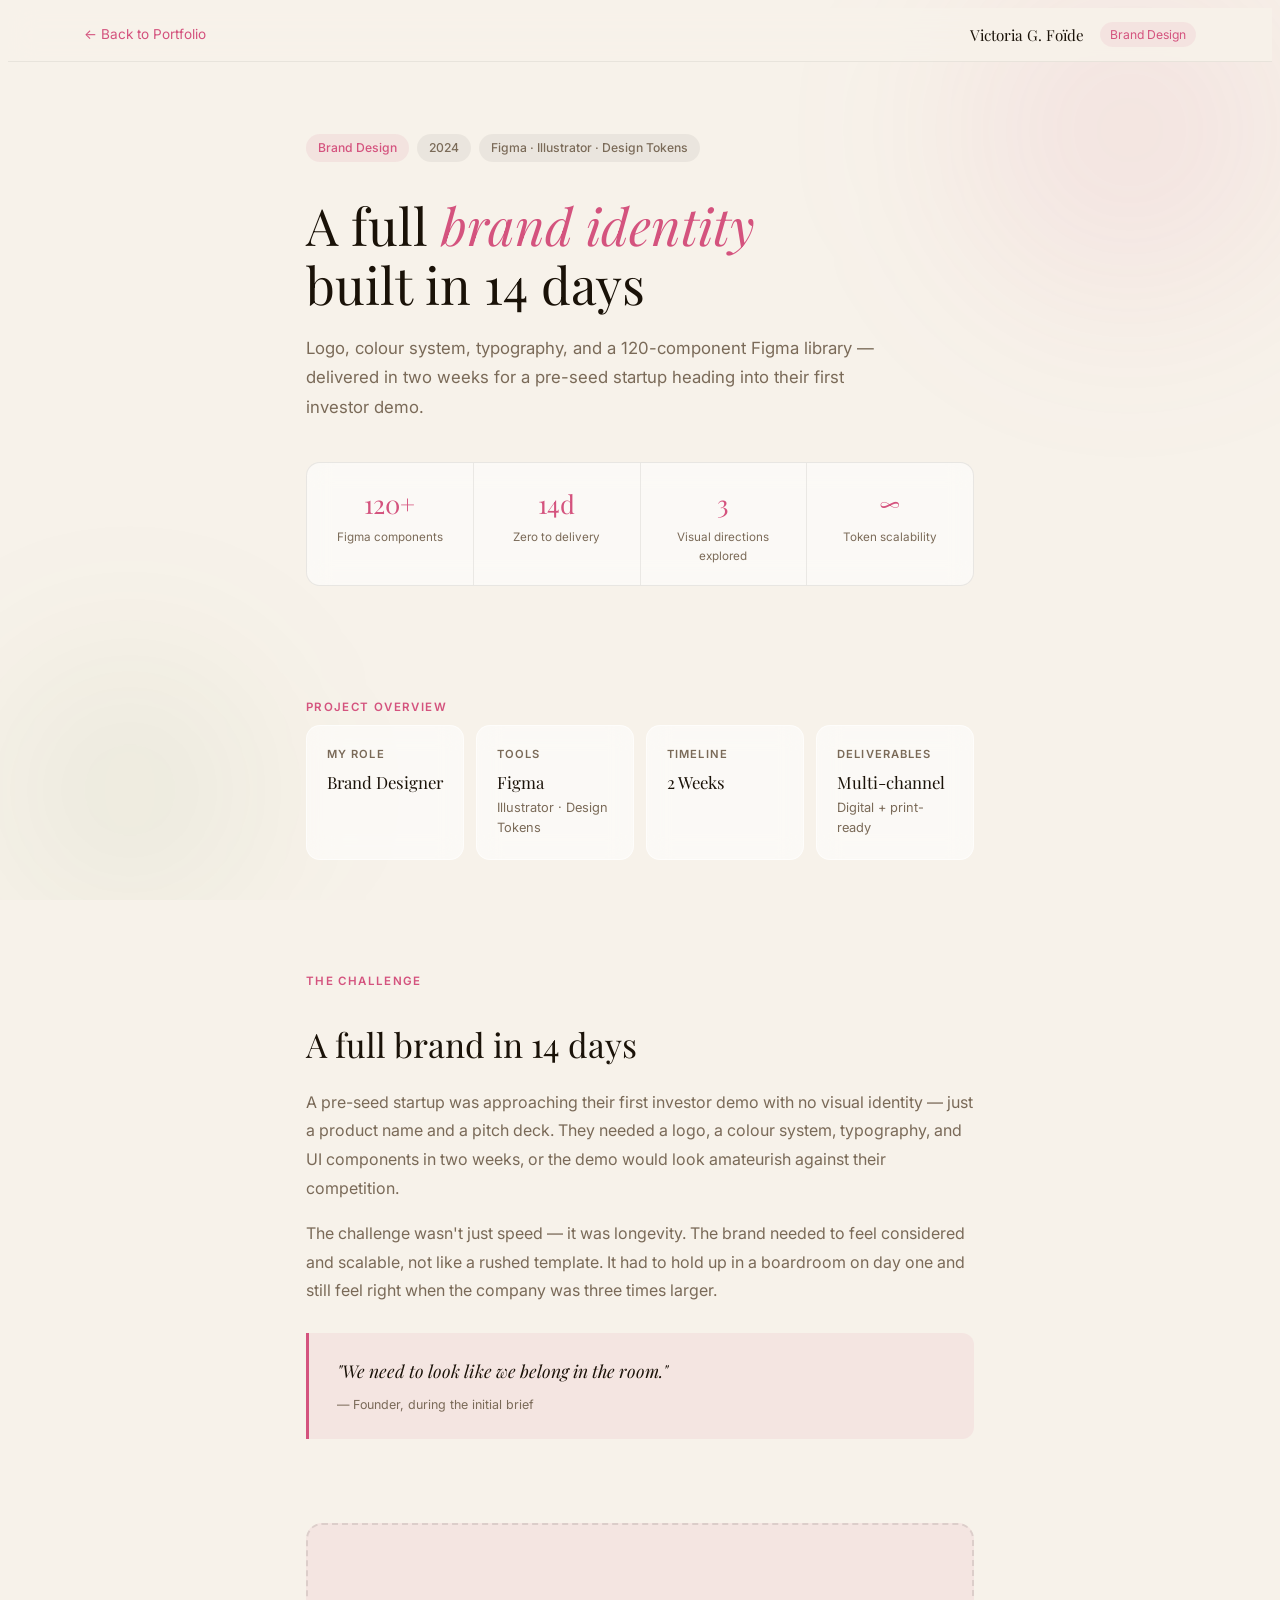
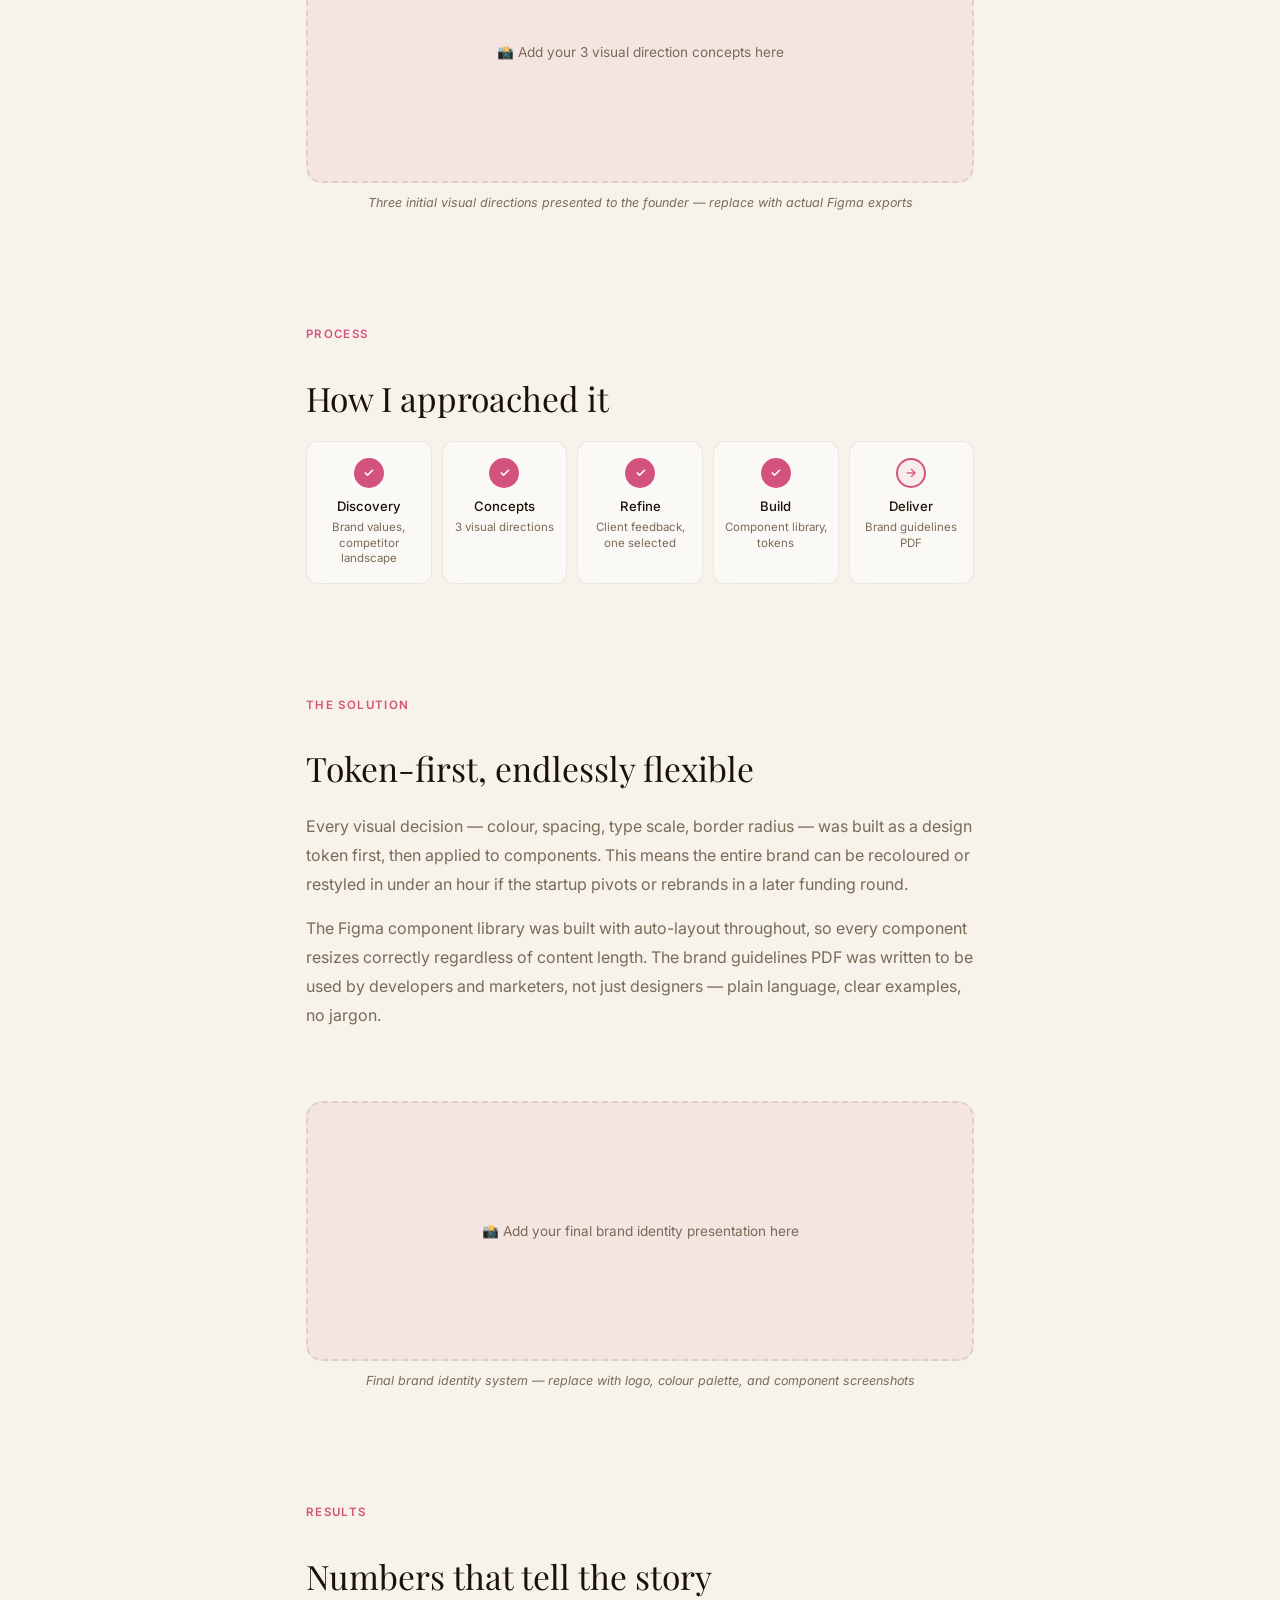
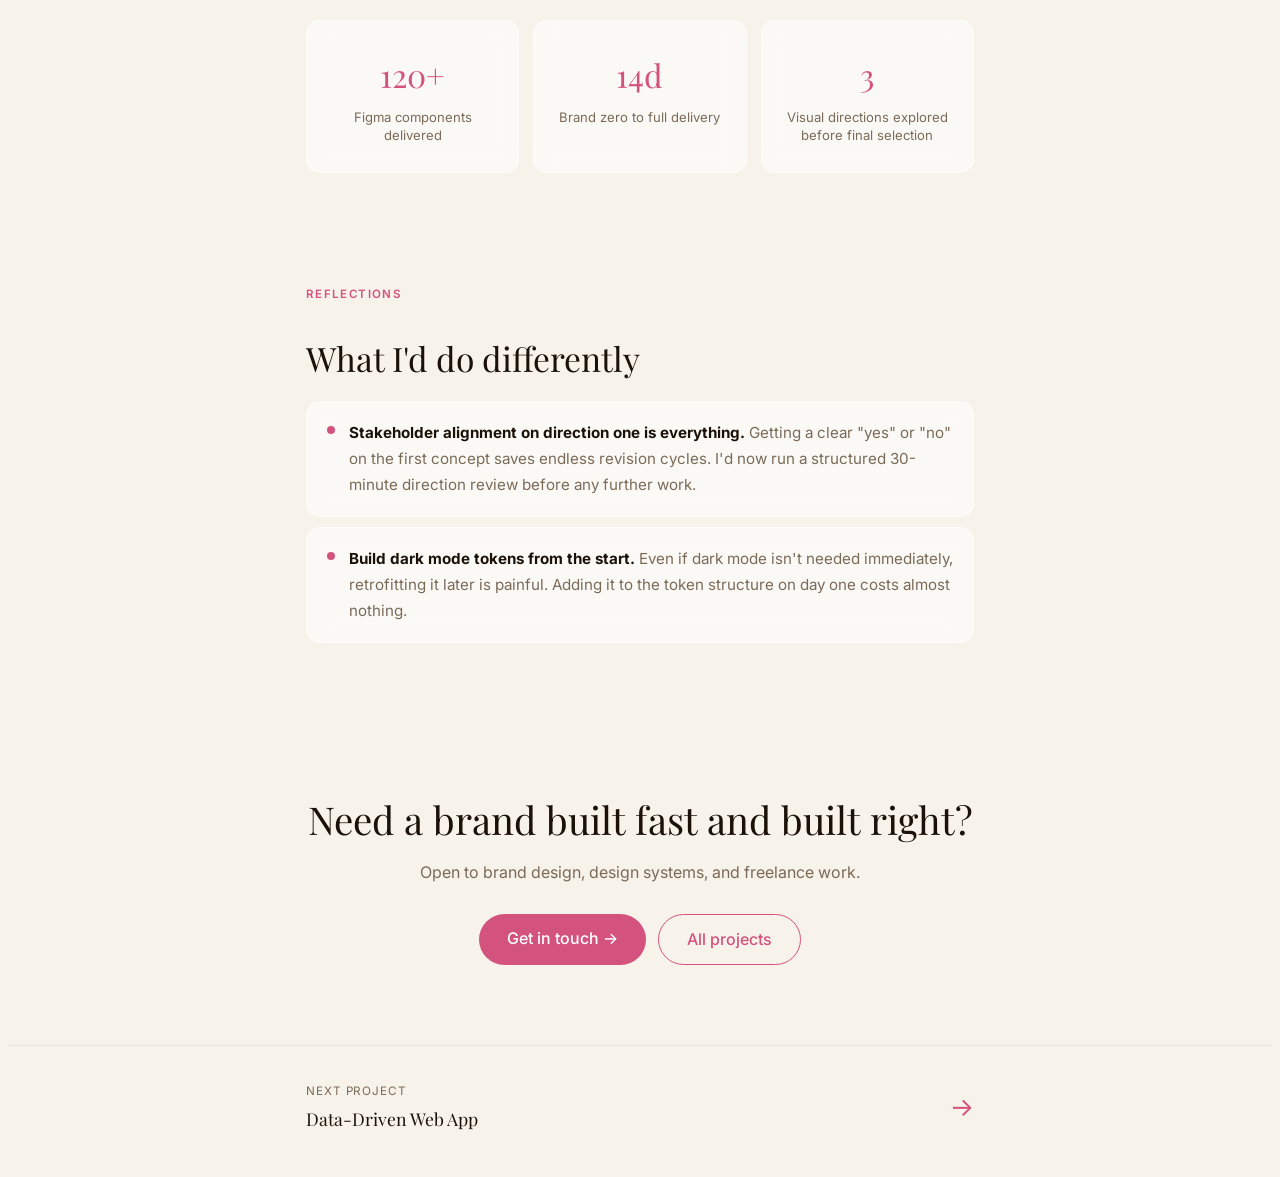
<file: case-study-brand.html>
<!DOCTYPE html>
<html lang="en">
<head>
  <meta charset="UTF-8" />
  <meta name="viewport" content="width=device-width, initial-scale=1.0" />
  <title>Brand Identity System — Victoria G. Foïde</title>
  <link rel="preconnect" href="https://fonts.googleapis.com" />
  <link rel="preconnect" href="https://fonts.gstatic.com" crossorigin />
  <link href="https://fonts.googleapis.com/css2?family=Inter:wght@300;400;500&family=Playfair+Display:ital,wght@0,400;0,500;1,400&display=swap" rel="stylesheet" />
  <style>
    :root {
      --accent:      #D4537E;
      --accent-soft: rgba(212,83,126,0.08);
      --accent-mid:  rgba(212,83,126,0.18);
    }
  </style>
  <link rel="stylesheet" href="css/case-study-base.css" />
</head>
<body>

  <div class="page-transition" id="page-transition"></div>
  <div class="blobs" aria-hidden="true"><div class="blob b1"></div><div class="blob b2"></div></div>
  <div class="pt" id="pt"></div>

  <nav class="nav">
    <a href="index.html" class="nav-back">← Back to Portfolio</a>
    <span class="nav-logo">Victoria G. Foïde</span>
    <span class="nav-tag">Brand Design</span>
  </nav>

  <!-- HERO -->
  <div class="hero">
    <div class="hero-meta reveal">
      <span class="hero-chip chip-pink">Brand Design</span>
      <span class="hero-chip chip-muted">2024</span>
      <span class="hero-chip chip-muted">Figma · Illustrator · Design Tokens</span>
    </div>
    <h1 class="hero-h1 reveal rv2">
      A full <em>brand identity</em><br>built in 14 days
    </h1>
    <p class="hero-tagline reveal rv3">
      Logo, colour system, typography, and a 120-component Figma library — delivered in two weeks
      for a pre-seed startup heading into their first investor demo.
    </p>
    <div class="stats-bar reveal">
      <div class="stat-item"><div class="stat-val">120+</div><div class="stat-key">Figma components</div></div>
      <div class="stat-item"><div class="stat-val">14d</div><div class="stat-key">Zero to delivery</div></div>
      <div class="stat-item"><div class="stat-val">3</div><div class="stat-key">Visual directions explored</div></div>
      <div class="stat-item"><div class="stat-val">∞</div><div class="stat-key">Token scalability</div></div>
    </div>
  </div>

  <!-- OVERVIEW -->
  <div class="section">
    <div class="section-eyebrow reveal">Project Overview</div>
    <div class="overview-grid reveal rv2">
      <div class="overview-card glass">
        <div class="ov-label">My Role</div>
        <div class="ov-value">Brand Designer</div>
      </div>
      <div class="overview-card glass">
        <div class="ov-label">Tools</div>
        <div class="ov-value">Figma</div>
        <div class="ov-sub">Illustrator · Design Tokens</div>
      </div>
      <div class="overview-card glass">
        <div class="ov-label">Timeline</div>
        <div class="ov-value">2 Weeks</div>
      </div>
      <div class="overview-card glass">
        <div class="ov-label">Deliverables</div>
        <div class="ov-value">Multi-channel</div>
        <div class="ov-sub">Digital + print-ready</div>
      </div>
    </div>
  </div>

  <!-- CHALLENGE -->
  <div class="section">
    <div class="section-eyebrow reveal">The Challenge</div>
    <h2 class="section-h2 reveal rv2">A full brand in 14 days</h2>
    <p class="body-text reveal rv3">
      A pre-seed startup was approaching their first investor demo with no visual identity —
      just a product name and a pitch deck. They needed a logo, a colour system, typography,
      and UI components in two weeks, or the demo would look amateurish against their competition.
    </p>
    <p class="body-text reveal rv3">
      The challenge wasn't just speed — it was longevity. The brand needed to feel considered
      and scalable, not like a rushed template. It had to hold up in a boardroom on day one and
      still feel right when the company was three times larger.
    </p>
    <div class="quote-block reveal">
      <div class="quote-text">"We need to look like we belong in the room."</div>
      <div class="quote-attr">— Founder, during the initial brief</div>
    </div>
  </div>

  <!-- IMAGE PLACEHOLDER -->
  <div class="img-wrap">
    <div class="img-inner reveal">
      <div class="img-label">📸 Add your 3 visual direction concepts here</div>
    </div>
    <div class="img-caption">Three initial visual directions presented to the founder — replace with actual Figma exports</div>
  </div>

  <!-- PROCESS -->
  <div class="section">
    <div class="section-eyebrow reveal">Process</div>
    <h2 class="section-h2 reveal rv2">How I approached it</h2>
    <div class="process-steps reveal rv2">
      <div class="process-step">
        <div class="ps-dot done">✓</div>
        <div class="ps-name">Discovery</div>
        <div class="ps-sub">Brand values, competitor landscape</div>
      </div>
      <div class="process-step">
        <div class="ps-dot done">✓</div>
        <div class="ps-name">Concepts</div>
        <div class="ps-sub">3 visual directions</div>
      </div>
      <div class="process-step">
        <div class="ps-dot done">✓</div>
        <div class="ps-name">Refine</div>
        <div class="ps-sub">Client feedback, one selected</div>
      </div>
      <div class="process-step">
        <div class="ps-dot done">✓</div>
        <div class="ps-name">Build</div>
        <div class="ps-sub">Component library, tokens</div>
      </div>
      <div class="process-step">
        <div class="ps-dot active">→</div>
        <div class="ps-name">Deliver</div>
        <div class="ps-sub">Brand guidelines PDF</div>
      </div>
    </div>
  </div>

  <!-- SOLUTION -->
  <div class="section">
    <div class="section-eyebrow reveal">The Solution</div>
    <h2 class="section-h2 reveal rv2">Token-first, endlessly flexible</h2>
    <p class="body-text reveal rv3">
      Every visual decision — colour, spacing, type scale, border radius — was built as a design
      token first, then applied to components. This means the entire brand can be recoloured or
      restyled in under an hour if the startup pivots or rebrands in a later funding round.
    </p>
    <p class="body-text reveal rv3">
      The Figma component library was built with auto-layout throughout, so every component resizes
      correctly regardless of content length. The brand guidelines PDF was written to be used by
      developers and marketers, not just designers — plain language, clear examples, no jargon.
    </p>
  </div>

  <!-- IMAGE PLACEHOLDER — final output -->
  <div class="img-wrap">
    <div class="img-inner reveal">
      <div class="img-label">📸 Add your final brand identity presentation here</div>
    </div>
    <div class="img-caption">Final brand identity system — replace with logo, colour palette, and component screenshots</div>
  </div>

  <!-- RESULTS -->
  <div class="section">
    <div class="section-eyebrow reveal">Results</div>
    <h2 class="section-h2 reveal rv2">Numbers that tell the story</h2>
    <div class="results-grid reveal rv2">
      <div class="result-box glass">
        <div class="result-val">120+</div>
        <div class="result-label">Figma components delivered</div>
      </div>
      <div class="result-box glass">
        <div class="result-val">14d</div>
        <div class="result-label">Brand zero to full delivery</div>
      </div>
      <div class="result-box glass">
        <div class="result-val">3</div>
        <div class="result-label">Visual directions explored before final selection</div>
      </div>
    </div>
  </div>

  <!-- LEARNINGS -->
  <div class="section">
    <div class="section-eyebrow reveal">Reflections</div>
    <h2 class="section-h2 reveal rv2">What I'd do differently</h2>
    <div class="reveal rv2">
      <div class="learning-item glass">
        <div class="ld"></div>
        <div class="learning-text">
          <strong>Stakeholder alignment on direction one is everything.</strong> Getting a clear
          "yes" or "no" on the first concept saves endless revision cycles. I'd now run a
          structured 30-minute direction review before any further work.
        </div>
      </div>
      <div class="learning-item glass">
        <div class="ld"></div>
        <div class="learning-text">
          <strong>Build dark mode tokens from the start.</strong> Even if dark mode isn't needed
          immediately, retrofitting it later is painful. Adding it to the token structure on day
          one costs almost nothing.
        </div>
      </div>
    </div>
  </div>

  <!-- CTA -->
  <div class="cta-section">
    <div class="reveal">
      <div class="cta-h">Need a brand built fast and built right?</div>
      <div class="cta-sub">Open to brand design, design systems, and freelance work.</div>
    </div>
    <div class="cta-btns reveal rv2">
      <a href="index.html#contact" class="btn-accent">Get in touch →</a>
      <a href="index.html#work" class="btn-outline">All projects</a>
    </div>
  </div>

  <!-- NEXT PROJECT -->
  <div class="next-project">
    <a href="case-study-webapp.html" class="next-inner">
      <div>
        <div class="next-label">Next project</div>
        <div class="next-title">Data-Driven Web App</div>
      </div>
      <div class="next-arrow">→</div>
    </a>
  </div>

  <script>
    const pt = document.getElementById('pt');
    window.addEventListener('scroll', () => {
      pt.style.width = (window.scrollY / (document.body.scrollHeight - window.innerHeight) * 100) + '%';
    });
    const obs = new IntersectionObserver((entries) => {
      entries.forEach(e => { if (e.isIntersecting) { e.target.classList.add('visible'); obs.unobserve(e.target); } });
    }, { threshold: 0.1 });
    document.querySelectorAll('.reveal').forEach(el => obs.observe(el));
    setTimeout(() => document.querySelectorAll('.hero .reveal').forEach(el => el.classList.add('visible')), 80);
    const overlay = document.getElementById('page-transition');
    requestAnimationFrame(() => requestAnimationFrame(() => overlay.classList.add('fade-out')));
    document.addEventListener('click', e => {
      const a = e.target.closest('a[href]');
      if (a && a.href.includes('.html') && !a.href.includes('#')) {
        e.preventDefault(); overlay.classList.remove('fade-out');
        setTimeout(() => window.location.href = a.href, 420);
      }
    });
  </script>
</body>
</html>
</file>
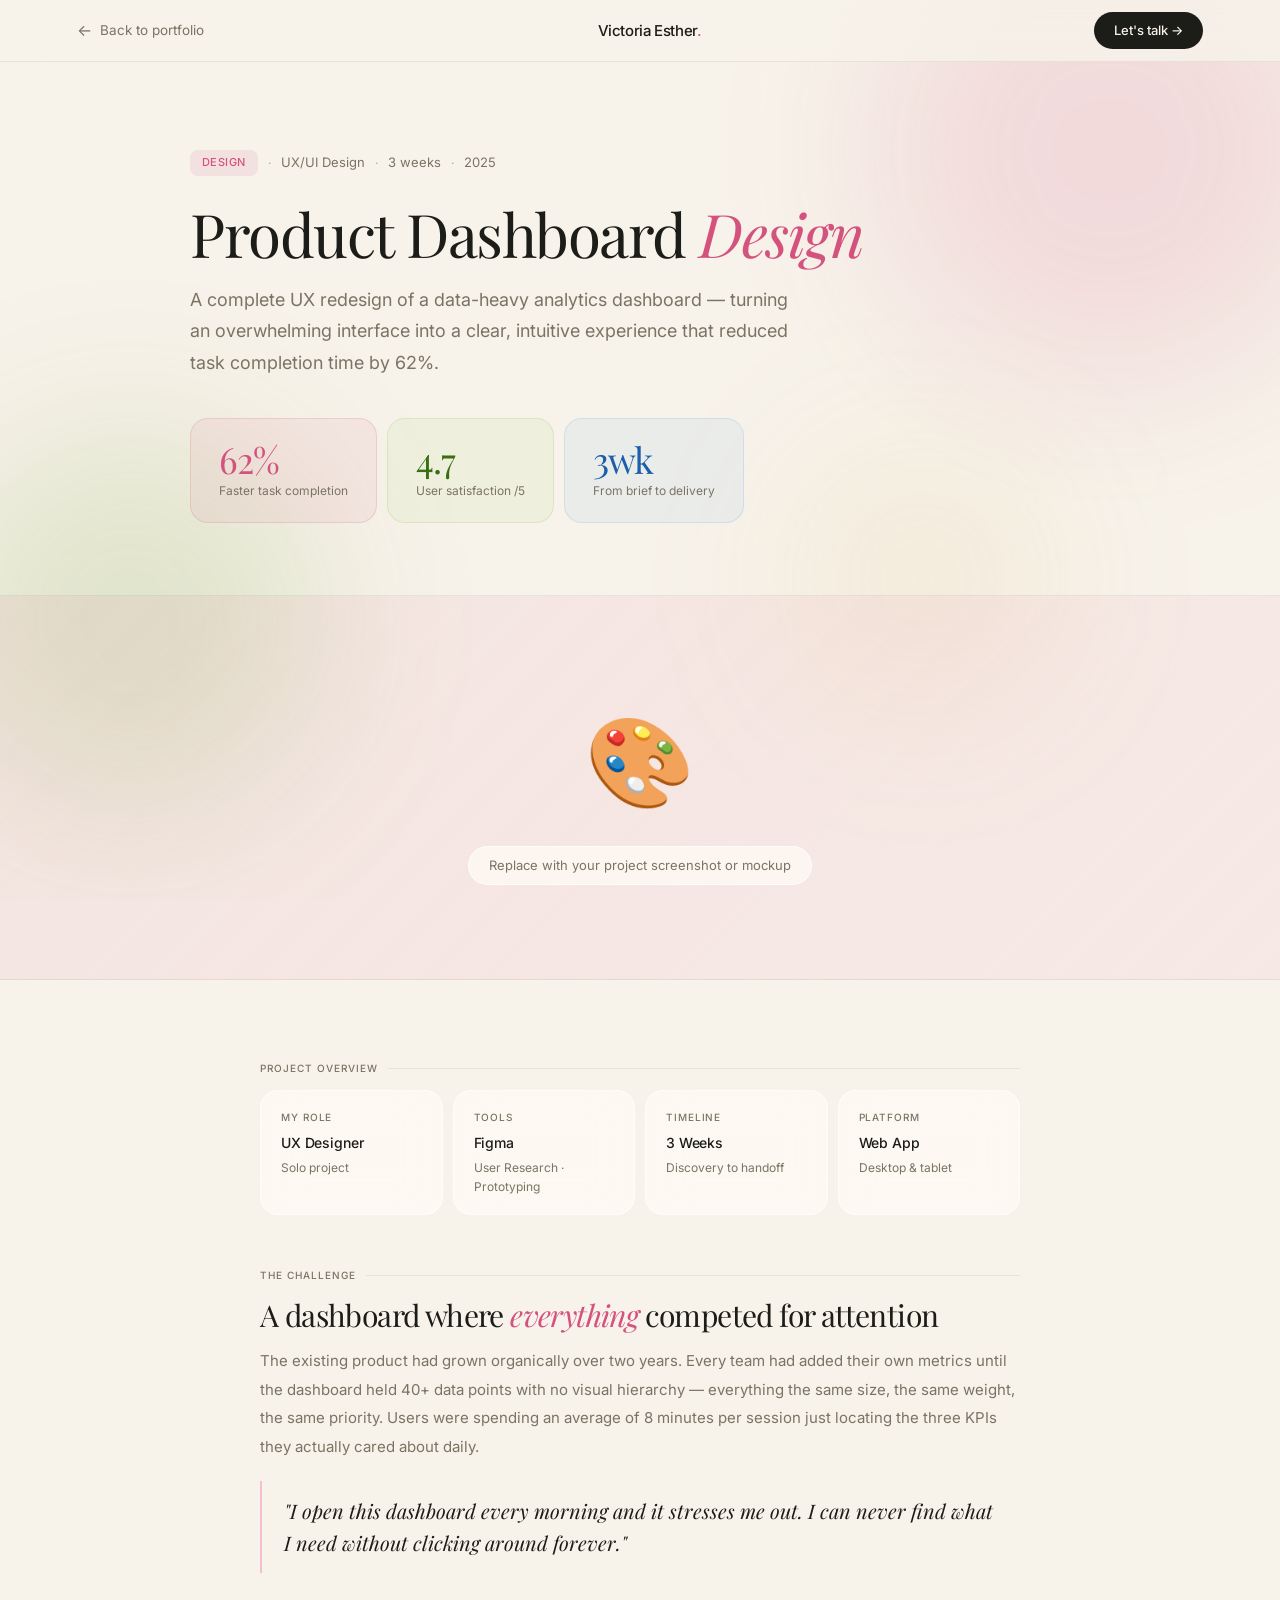
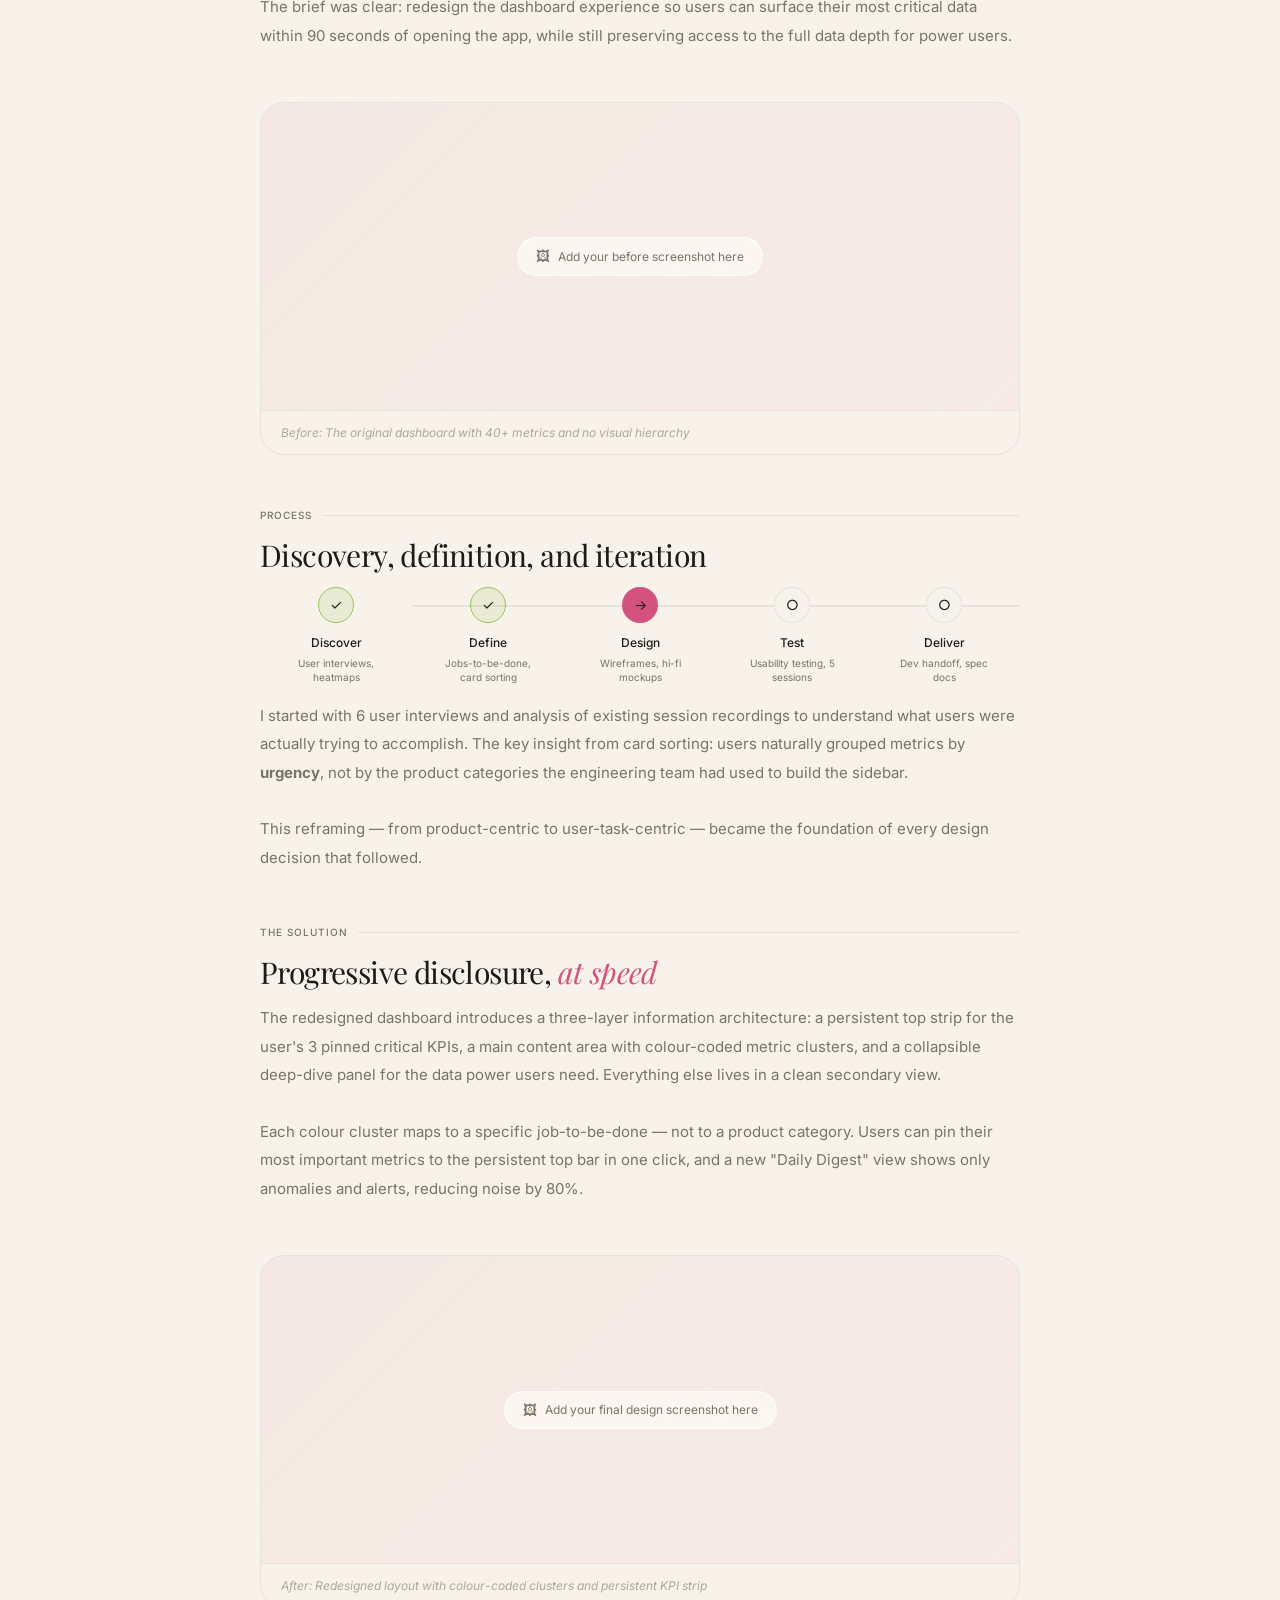
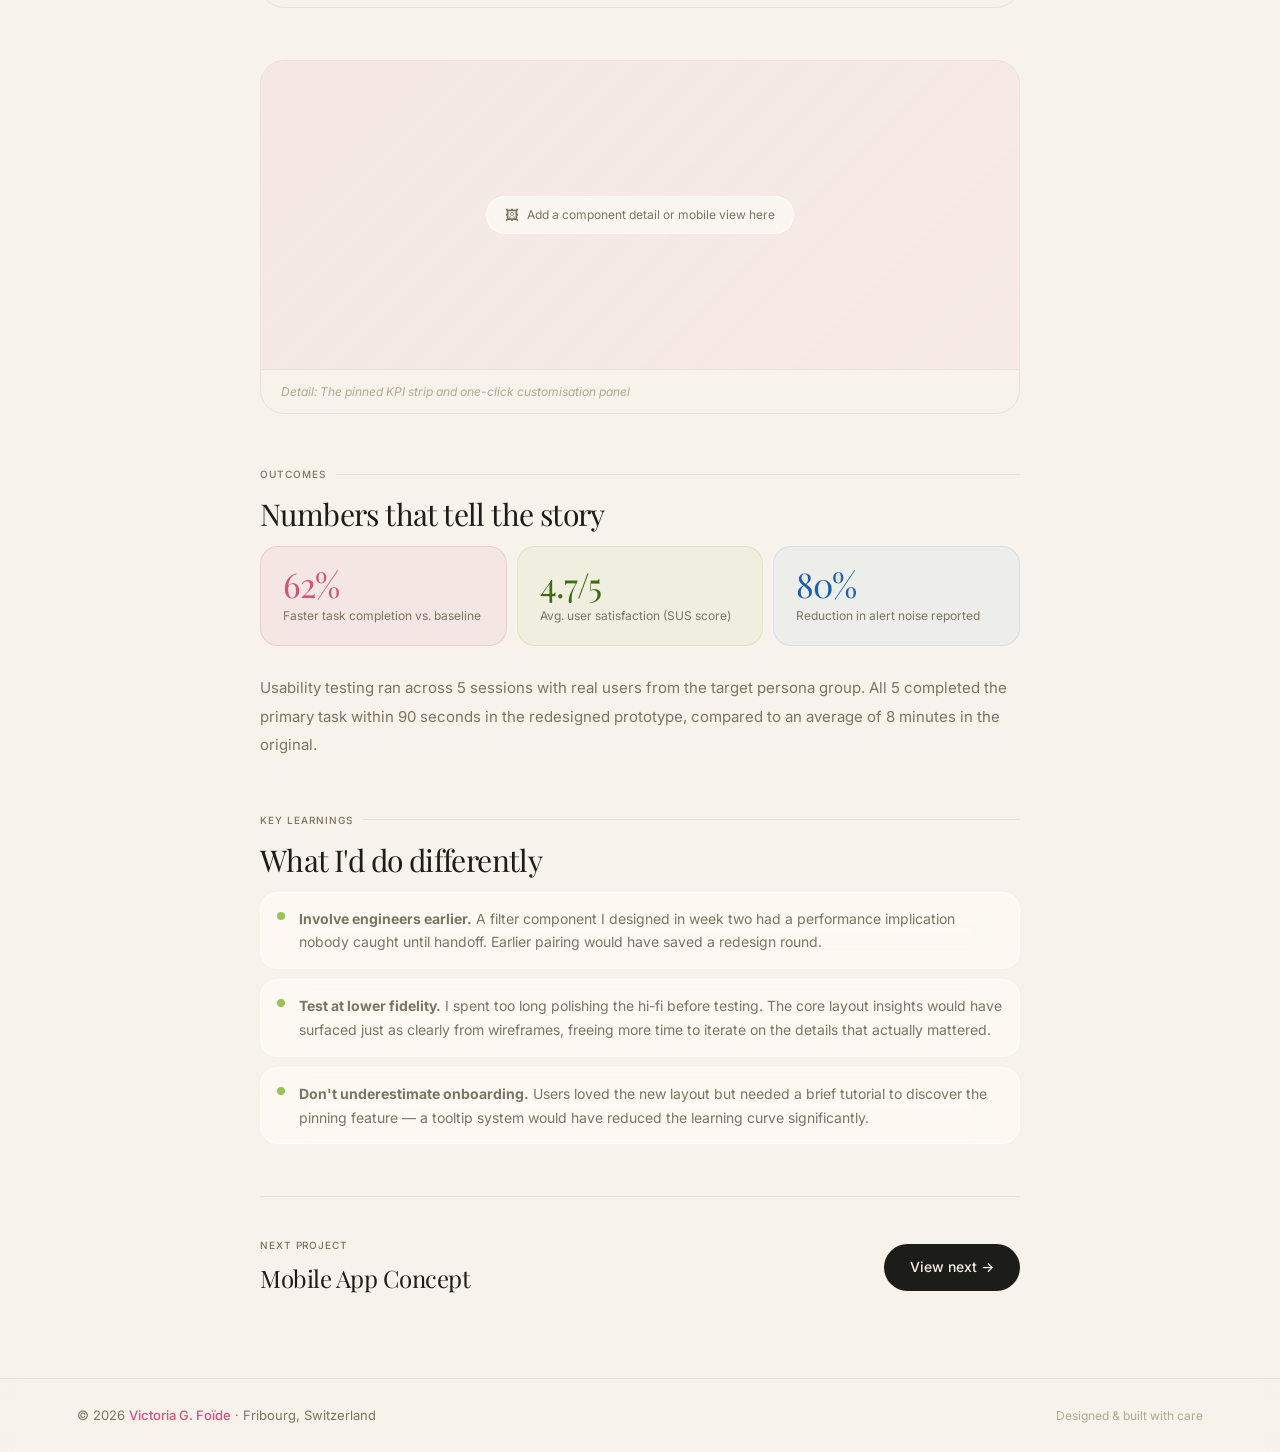
<file: case-study-dashboard.html>
<!DOCTYPE html>
<html lang="en">
<head>
  <meta charset="UTF-8" />
  <meta name="viewport" content="width=device-width, initial-scale=1.0" />
  <title>Product Dashboard Design — Victoria Esther</title>
  <link rel="preconnect" href="https://fonts.googleapis.com" />
  <link rel="preconnect" href="https://fonts.gstatic.com" crossorigin />
  <link href="https://fonts.googleapis.com/css2?family=Inter:wght@300;400;500&family=Playfair+Display:ital,wght@0,400;0,500;1,400&display=swap" rel="stylesheet" />
  <style>
    *, *::before, *::after { box-sizing: border-box; margin: 0; padding: 0; }

    :root {
      --bg:           #F7F2EA;
      --bg-card:      rgba(255, 252, 246, 0.68);
      --glass-border: rgba(255, 255, 255, 0.72);
      --text:         #1C1C18;
      --muted:        #7A7464;
      --faint:        #B0A898;
      --border:       rgba(28, 28, 24, 0.07);
      --pink:         #D4537E;
      --pink-mid:     #F4C0D1;
      --pink-blob:    rgba(212, 83, 126, 0.14);
      --green:        #3B6D11;
      --green-mid:    #97C459;
      --green-blob:   rgba(99, 153, 34, 0.15);
      --gold-soft:    rgba(212, 180, 72, 0.10);
      --font:         'Inter', system-ui, sans-serif;
      --font-display: 'Playfair Display', Georgia, serif;
      --radius:       12px;
      --radius-lg:    18px;
      --radius-xl:    24px;
      --blur:         20px;
      --pad-x:        clamp(24px, 6vw, 80px);
      --content-max:  760px;
    }

    html { scroll-behavior: smooth; }
    body { font-family: var(--font); background: var(--bg); color: var(--text); line-height: 1.6; -webkit-font-smoothing: antialiased; overflow-x: hidden; }

    /* ── BLOBS ── */
    .bg-blobs { position: fixed; inset: 0; pointer-events: none; z-index: 0; overflow: hidden; }
    .blob { position: absolute; border-radius: 50%; filter: blur(80px); }
    .blob-1 { width: clamp(240px,36vw,460px); height: clamp(240px,36vw,460px); background: var(--pink-blob); top: -80px; right: -60px; animation: drift1 14s ease-in-out infinite; }
    .blob-2 { width: clamp(200px,30vw,380px); height: clamp(200px,30vw,380px); background: var(--green-blob); bottom: 10%; left: -60px; animation: drift2 18s ease-in-out infinite; }
    .blob-3 { width: clamp(140px,20vw,280px); height: clamp(140px,20vw,280px); background: var(--gold-soft); top: 50%; right: 18%; animation: drift3 22s ease-in-out infinite; }
    @keyframes drift1 { 0%,100%{transform:translate(0,0)} 50%{transform:translate(-32px,24px)} }
    @keyframes drift2 { 0%,100%{transform:translate(0,0)} 50%{transform:translate(24px,-32px)} }
    @keyframes drift3 { 0%,100%{transform:translate(0,0)} 50%{transform:translate(-16px,16px)} }

    .glass { background: var(--bg-card); backdrop-filter: blur(var(--blur)); -webkit-backdrop-filter: blur(var(--blur)); border: 0.5px solid var(--glass-border); }

    /* ── NAV ── */
    .nav { position: sticky; top: 0; z-index: 200; background: rgba(247,242,234,0.84); backdrop-filter: blur(20px); -webkit-backdrop-filter: blur(20px); border-bottom: 0.5px solid var(--border); padding: 0 var(--pad-x); height: 62px; display: flex; align-items: center; justify-content: space-between; }
    .nav-back { display: flex; align-items: center; gap: 8px; font-size: 13.5px; color: var(--muted); text-decoration: none; transition: color 0.2s; }
    .nav-back:hover { color: var(--text); }
    .nav-back-arrow { font-size: 16px; }
    .nav-logo { font-size: 15px; font-weight: 500; color: var(--text); letter-spacing: -0.025em; text-decoration: none; }
    .nav-logo span { color: var(--pink); }
    .nav-cta { font-size: 13px; padding: 8px 20px; background: var(--text); color: var(--bg); border-radius: 40px; text-decoration: none; font-weight: 500; transition: opacity 0.2s; }
    .nav-cta:hover { opacity: 0.78; }

    /* ── HERO ── */
    .cs-hero { position: relative; z-index: 1; padding: clamp(52px,8vw,88px) var(--pad-x) clamp(48px,7vw,72px); border-bottom: 0.5px solid var(--border); }
    .cs-hero-inner { max-width: 900px; margin: 0 auto; }
    .cs-meta { display: flex; gap: 10px; flex-wrap: wrap; align-items: center; margin-bottom: 24px; }
    .cs-tag { font-size: 11px; font-weight: 500; padding: 4px 12px; border-radius: 8px; background: rgba(212,83,126,0.10); color: var(--pink); letter-spacing: 0.04em; text-transform: uppercase; }
    .cs-meta-dot { color: var(--faint); font-size: 12px; }
    .cs-meta-text { font-size: 13px; color: var(--muted); }

    .cs-title { font-family: var(--font-display); font-size: clamp(32px,5vw,60px); font-weight: 400; line-height: 1.1; letter-spacing: -0.025em; margin-bottom: 18px; }
    .cs-title em { color: var(--pink); font-style: italic; }
    .cs-tagline { font-size: clamp(15px,1.8vw,18px); color: var(--muted); line-height: 1.75; max-width: 620px; margin-bottom: 40px; }

    .cs-stat-row { display: flex; gap: 10px; flex-wrap: wrap; }
    .cs-stat { border-radius: var(--radius-lg); padding: clamp(16px,2vw,22px) clamp(20px,2.5vw,28px); min-width: 140px; }
    .cs-stat.sp { background: rgba(212,83,126,0.08); border: 0.5px solid rgba(212,83,126,0.18); }
    .cs-stat.sg { background: rgba(151,196,89,0.08); border: 0.5px solid rgba(151,196,89,0.22); }
    .cs-stat.sb { background: rgba(126,181,232,0.10); border: 0.5px solid rgba(126,181,232,0.24); }
    .cs-stat-num { font-family: var(--font-display); font-size: clamp(26px,3.5vw,36px); font-weight: 400; letter-spacing: -0.03em; line-height: 1; margin-bottom: 4px; }
    .sp .cs-stat-num { color: var(--pink); }
    .sg .cs-stat-num { color: var(--green); }
    .sb .cs-stat-num { color: var(--blue, #1A5FAB); }
    .cs-stat-label { font-size: 12px; color: var(--muted); }

    /* ── COVER IMAGE ── */
    .cs-cover { position: relative; z-index: 1; background: linear-gradient(135deg, rgba(212,83,126,0.08) 0%, rgba(244,192,209,0.18) 100%); border-bottom: 0.5px solid var(--border); height: clamp(220px,30vw,440px); display: flex; align-items: center; justify-content: center; overflow: hidden; }
    .cs-cover-placeholder { text-align: center; }
    .cs-cover-placeholder .cover-icon { font-size: clamp(52px,8vw,88px); display: block; margin-bottom: 14px; }
    .cs-cover-placeholder p { font-size: 13px; color: var(--muted); background: var(--bg-card); backdrop-filter: blur(10px); border: 0.5px solid var(--glass-border); padding: 8px 20px; border-radius: 40px; display: inline-block; }

    /* ── CONTENT ── */
    .cs-content { position: relative; z-index: 1; padding: clamp(48px,7vw,80px) var(--pad-x); }
    .cs-body { max-width: var(--content-max); margin: 0 auto; display: flex; flex-direction: column; gap: 52px; }

    /* Overview row */
    .cs-overview-grid { display: grid; grid-template-columns: repeat(auto-fit, minmax(160px,1fr)); gap: 10px; }
    .cs-overview-card { border-radius: var(--radius-lg); padding: 18px 20px; }
    .cs-overview-label { font-size: 10px; font-weight: 500; color: var(--muted); letter-spacing: 0.09em; text-transform: uppercase; margin-bottom: 7px; }
    .cs-overview-value { font-size: 14px; font-weight: 500; letter-spacing: -0.01em; }
    .cs-overview-sub { font-size: 12px; color: var(--muted); margin-top: 3px; }

    /* Section blocks */
    .cs-block { display: flex; flex-direction: column; gap: 14px; }
    .cs-section-label { font-size: 10px; font-weight: 500; color: var(--muted); letter-spacing: 0.1em; text-transform: uppercase; display: flex; align-items: center; gap: 10px; }
    .cs-section-label::after { content: ''; flex: 1; height: 0.5px; background: var(--border); }
    .cs-section-title { font-family: var(--font-display); font-size: clamp(22px,3vw,30px); font-weight: 400; letter-spacing: -0.02em; line-height: 1.2; }
    .cs-section-title em { color: var(--pink); font-style: italic; }
    .cs-text { font-size: 15px; color: var(--muted); line-height: 1.9; }
    .cs-text + .cs-text { margin-top: 14px; }

    /* Pull quote */
    .cs-quote { border-left: 2px solid var(--pink-mid); padding: 14px 22px; margin: 6px 0; }
    .cs-quote p { font-family: var(--font-display); font-size: clamp(16px,2vw,20px); font-weight: 400; color: var(--text); line-height: 1.6; font-style: italic; }

    /* Image placeholder */
    .cs-img-placeholder { border-radius: var(--radius-xl); overflow: hidden; border: 0.5px solid var(--border); }
    .cs-img-inner { background: linear-gradient(135deg, rgba(212,83,126,0.06) 0%, rgba(244,192,209,0.14) 100%); height: clamp(180px,24vw,340px); display: flex; align-items: center; justify-content: center; }
    .cs-img-label { font-size: 12px; color: var(--muted); background: var(--bg-card); backdrop-filter: blur(10px); border: 0.5px solid var(--glass-border); padding: 7px 18px; border-radius: 40px; display: inline-flex; align-items: center; gap: 8px; }
    .cs-img-label::before { content: '🖼'; font-size: 14px; }
    .cs-img-caption { padding: 12px 20px; font-size: 12px; color: var(--faint); font-style: italic; border-top: 0.5px solid var(--border); }

    /* Process steps */
    .cs-process { display: flex; gap: 0; overflow-x: auto; padding-bottom: 4px; -ms-overflow-style: none; scrollbar-width: none; }
    .cs-process::-webkit-scrollbar { display: none; }
    .cs-step { flex: 1; min-width: 110px; display: flex; flex-direction: column; align-items: center; text-align: center; position: relative; }
    .cs-step + .cs-step::before { content: ''; position: absolute; left: 0; top: 18px; height: 1.5px; width: 50%; background: var(--border); }
    .cs-step + .cs-step::after { content: ''; position: absolute; left: 50%; top: 18px; height: 1.5px; width: 50%; background: var(--border); }
    .cs-step-dot { width: 36px; height: 36px; border-radius: 50%; display: flex; align-items: center; justify-content: center; font-size: 14px; margin-bottom: 10px; position: relative; z-index: 1; }
    .cs-step-dot.active { background: var(--pink); }
    .cs-step-dot.done   { background: rgba(151,196,89,0.15); border: 1.5px solid var(--green-mid); }
    .cs-step-dot.idle   { background: rgba(247,242,234,0.9); border: 0.5px solid var(--border); }
    .cs-step-name { font-size: 12px; font-weight: 500; margin-bottom: 3px; }
    .cs-step-sub  { font-size: 10px; color: var(--muted); line-height: 1.4; max-width: 90px; }

    /* Outcome cards */
    .cs-outcomes { display: grid; grid-template-columns: repeat(auto-fit, minmax(160px,1fr)); gap: 10px; }
    .outcome-box { border-radius: var(--radius-lg); padding: 20px 22px; background: rgba(212,83,126,0.07); border: 0.5px solid rgba(212,83,126,0.18); }
    .outcome-num { font-family: var(--font-display); font-size: clamp(24px,3.5vw,34px); font-weight: 400; color: var(--pink); letter-spacing: -0.03em; line-height: 1; margin-bottom: 5px; }
    .outcome-label { font-size: 12px; color: var(--muted); }

    /* Learnings */
    .cs-learnings { display: flex; flex-direction: column; gap: 10px; }
    .learning-item { display: flex; gap: 14px; align-items: flex-start; border-radius: var(--radius); padding: 14px 16px; }
    .learning-dot { width: 8px; height: 8px; border-radius: 50%; background: var(--green-mid); flex-shrink: 0; margin-top: 5px; }
    .learning-text { font-size: 14px; color: var(--muted); line-height: 1.7; }

    /* Next project */
    .cs-next { border-top: 0.5px solid var(--border); padding-top: 40px; display: flex; justify-content: space-between; align-items: center; flex-wrap: wrap; gap: 20px; }
    .cs-next-label { font-size: 10px; font-weight: 500; color: var(--muted); letter-spacing: 0.09em; text-transform: uppercase; margin-bottom: 6px; }
    .cs-next-title { font-family: var(--font-display); font-size: clamp(18px,2.5vw,24px); font-weight: 400; letter-spacing: -0.02em; }
    .cs-next-btn { font-size: 14px; font-weight: 500; padding: 12px 26px; border-radius: 40px; background: var(--text); color: var(--bg); text-decoration: none; transition: opacity 0.2s, transform 0.2s; white-space: nowrap; }
    .cs-next-btn:hover { opacity: 0.82; transform: translateY(-1px); }

    /* ── FOOTER ── */
    footer { position: relative; z-index: 1; padding: 26px var(--pad-x); border-top: 0.5px solid var(--border); background: rgba(247,242,234,0.6); backdrop-filter: blur(12px); display: flex; justify-content: space-between; align-items: center; flex-wrap: wrap; gap: 8px; }
    .footer-left  { font-size: 13px; color: var(--muted); }
    .footer-left strong { color: var(--pink); font-weight: 500; }
    .footer-right { font-size: 12px; color: var(--faint); }

    /* ── REVEAL ── */
    .reveal { opacity: 0; transform: translateY(22px); transition: opacity 0.6s ease, transform 0.6s ease; }
    .reveal.visible { opacity: 1; transform: translateY(0); }
    .reveal-delay-1 { transition-delay: 0.08s; }
    .reveal-delay-2 { transition-delay: 0.16s; }

    @media (max-width: 640px) {
      .cs-stat-row { gap: 8px; }
      .cs-next { flex-direction: column; align-items: flex-start; }
      .nav-cta { display: none; }
    }
  </style>
</head>
<body>

  <div class="bg-blobs" aria-hidden="true">
    <div class="blob blob-1"></div>
    <div class="blob blob-2"></div>
    <div class="blob blob-3"></div>
  </div>

  <!-- NAV -->
  <nav class="nav">
    <a href="index.html" class="nav-back">
      <span class="nav-back-arrow">←</span>
      Back to portfolio
    </a>
    <a href="index.html" class="nav-logo">Victoria Esther<span>.</span></a>
    <a href="index.html#contact" class="nav-cta">Let's talk →</a>
  </nav>

  <!-- CASE STUDY HERO -->
  <div class="cs-hero">
    <div class="cs-hero-inner">
      <div class="cs-meta reveal">
        <span class="cs-tag">Design</span>
        <span class="cs-meta-dot">·</span>
        <span class="cs-meta-text">UX/UI Design</span>
        <span class="cs-meta-dot">·</span>
        <span class="cs-meta-text">3 weeks</span>
        <span class="cs-meta-dot">·</span>
        <span class="cs-meta-text">2025</span>
      </div>
      <h1 class="cs-title reveal reveal-delay-1">
        Product Dashboard <em>Design</em>
      </h1>
      <p class="cs-tagline reveal reveal-delay-1">
        A complete UX redesign of a data-heavy analytics dashboard —
        turning an overwhelming interface into a clear, intuitive experience
        that reduced task completion time by 62%.
      </p>
      <div class="cs-stat-row reveal reveal-delay-2">
        <div class="cs-stat sp">
          <div class="cs-stat-num">62%</div>
          <div class="cs-stat-label">Faster task completion</div>
        </div>
        <div class="cs-stat sg">
          <div class="cs-stat-num">4.7</div>
          <div class="cs-stat-label">User satisfaction /5</div>
        </div>
        <div class="cs-stat sb">
          <div class="cs-stat-num">3wk</div>
          <div class="cs-stat-label">From brief to delivery</div>
        </div>
      </div>
    </div>
  </div>

  <!-- COVER IMAGE -->
  <div class="cs-cover">
    <div class="cs-cover-placeholder">
      <span class="cover-icon">🎨</span>
      <p>Replace with your project screenshot or mockup</p>
    </div>
  </div>

  <!-- CONTENT -->
  <div class="cs-content">
    <div class="cs-body">

      <!-- Overview -->
      <div class="cs-block reveal">
        <div class="cs-section-label">Project Overview</div>
        <div class="cs-overview-grid">
          <div class="cs-overview-card glass">
            <div class="cs-overview-label">My Role</div>
            <div class="cs-overview-value">UX Designer</div>
            <div class="cs-overview-sub">Solo project</div>
          </div>
          <div class="cs-overview-card glass">
            <div class="cs-overview-label">Tools</div>
            <div class="cs-overview-value">Figma</div>
            <div class="cs-overview-sub">User Research · Prototyping</div>
          </div>
          <div class="cs-overview-card glass">
            <div class="cs-overview-label">Timeline</div>
            <div class="cs-overview-value">3 Weeks</div>
            <div class="cs-overview-sub">Discovery to handoff</div>
          </div>
          <div class="cs-overview-card glass">
            <div class="cs-overview-label">Platform</div>
            <div class="cs-overview-value">Web App</div>
            <div class="cs-overview-sub">Desktop & tablet</div>
          </div>
        </div>
      </div>

      <!-- Challenge -->
      <div class="cs-block reveal">
        <div class="cs-section-label">The Challenge</div>
        <h2 class="cs-section-title">A dashboard where <em>everything</em> competed for attention</h2>
        <p class="cs-text">
          The existing product had grown organically over two years. Every team had added their own
          metrics until the dashboard held 40+ data points with no visual hierarchy — everything the
          same size, the same weight, the same priority. Users were spending an average of 8 minutes
          per session just locating the three KPIs they actually cared about daily.
        </p>
        <div class="cs-quote">
          <p>"I open this dashboard every morning and it stresses me out. I can never find what I need
          without clicking around forever."</p>
        </div>
        <p class="cs-text">
          The brief was clear: redesign the dashboard experience so users can surface their most critical
          data within 90 seconds of opening the app, while still preserving access to the full data depth
          for power users.
        </p>
      </div>

      <!-- Image placeholder 1 -->
      <div class="cs-img-placeholder reveal">
        <div class="cs-img-inner">
          <div class="cs-img-label">Add your before screenshot here</div>
        </div>
        <div class="cs-img-caption">Before: The original dashboard with 40+ metrics and no visual hierarchy</div>
      </div>

      <!-- Process -->
      <div class="cs-block reveal">
        <div class="cs-section-label">Process</div>
        <h2 class="cs-section-title">Discovery, definition, and iteration</h2>
        <div class="cs-process">
          <div class="cs-step">
            <div class="cs-step-dot done">✓</div>
            <div class="cs-step-name">Discover</div>
            <div class="cs-step-sub">User interviews, heatmaps</div>
          </div>
          <div class="cs-step">
            <div class="cs-step-dot done">✓</div>
            <div class="cs-step-name">Define</div>
            <div class="cs-step-sub">Jobs-to-be-done, card sorting</div>
          </div>
          <div class="cs-step">
            <div class="cs-step-dot active">→</div>
            <div class="cs-step-name">Design</div>
            <div class="cs-step-sub">Wireframes, hi-fi mockups</div>
          </div>
          <div class="cs-step">
            <div class="cs-step-dot idle">○</div>
            <div class="cs-step-name">Test</div>
            <div class="cs-step-sub">Usability testing, 5 sessions</div>
          </div>
          <div class="cs-step">
            <div class="cs-step-dot idle">○</div>
            <div class="cs-step-name">Deliver</div>
            <div class="cs-step-sub">Dev handoff, spec docs</div>
          </div>
        </div>
        <p class="cs-text">
          I started with 6 user interviews and analysis of existing session recordings to understand
          what users were actually trying to accomplish. The key insight from card sorting: users
          naturally grouped metrics by <strong>urgency</strong>, not by the product categories the
          engineering team had used to build the sidebar.
        </p>
        <p class="cs-text">
          This reframing — from product-centric to user-task-centric — became the foundation of
          every design decision that followed.
        </p>
      </div>

      <!-- Solution -->
      <div class="cs-block reveal">
        <div class="cs-section-label">The Solution</div>
        <h2 class="cs-section-title">Progressive disclosure, <em>at speed</em></h2>
        <p class="cs-text">
          The redesigned dashboard introduces a three-layer information architecture:
          a persistent top strip for the user's 3 pinned critical KPIs, a main content area
          with colour-coded metric clusters, and a collapsible deep-dive panel for the data
          power users need. Everything else lives in a clean secondary view.
        </p>
        <p class="cs-text">
          Each colour cluster maps to a specific job-to-be-done — not to a product category.
          Users can pin their most important metrics to the persistent top bar in one click,
          and a new "Daily Digest" view shows only anomalies and alerts, reducing noise by 80%.
        </p>
      </div>

      <!-- Image placeholder 2 -->
      <div class="cs-img-placeholder reveal">
        <div class="cs-img-inner">
          <div class="cs-img-label">Add your final design screenshot here</div>
        </div>
        <div class="cs-img-caption">After: Redesigned layout with colour-coded clusters and persistent KPI strip</div>
      </div>

      <!-- Second image -->
      <div class="cs-img-placeholder reveal">
        <div class="cs-img-inner">
          <div class="cs-img-label">Add a component detail or mobile view here</div>
        </div>
        <div class="cs-img-caption">Detail: The pinned KPI strip and one-click customisation panel</div>
      </div>

      <!-- Outcomes -->
      <div class="cs-block reveal">
        <div class="cs-section-label">Outcomes</div>
        <h2 class="cs-section-title">Numbers that tell the story</h2>
        <div class="cs-outcomes">
          <div class="outcome-box">
            <div class="outcome-num">62%</div>
            <div class="outcome-label">Faster task completion vs. baseline</div>
          </div>
          <div class="outcome-box" style="background:rgba(151,196,89,0.07);border-color:rgba(151,196,89,0.22);">
            <div class="outcome-num" style="color:var(--green)">4.7/5</div>
            <div class="outcome-label">Avg. user satisfaction (SUS score)</div>
          </div>
          <div class="outcome-box" style="background:rgba(126,181,232,0.08);border-color:rgba(126,181,232,0.22);">
            <div class="outcome-num" style="color:#1A5FAB">80%</div>
            <div class="outcome-label">Reduction in alert noise reported</div>
          </div>
        </div>
        <p class="cs-text" style="margin-top:14px;">
          Usability testing ran across 5 sessions with real users from the target persona group.
          All 5 completed the primary task within 90 seconds in the redesigned prototype,
          compared to an average of 8 minutes in the original.
        </p>
      </div>

      <!-- Learnings -->
      <div class="cs-block reveal">
        <div class="cs-section-label">Key Learnings</div>
        <h2 class="cs-section-title">What I'd do differently</h2>
        <div class="cs-learnings">
          <div class="learning-item glass" style="border-radius:var(--radius-lg);">
            <div class="learning-dot"></div>
            <div class="learning-text">
              <strong>Involve engineers earlier.</strong> A filter component I designed in week two had
              a performance implication nobody caught until handoff. Earlier pairing would have saved
              a redesign round.
            </div>
          </div>
          <div class="learning-item glass" style="border-radius:var(--radius-lg);">
            <div class="learning-dot"></div>
            <div class="learning-text">
              <strong>Test at lower fidelity.</strong> I spent too long polishing the hi-fi before testing.
              The core layout insights would have surfaced just as clearly from wireframes, freeing
              more time to iterate on the details that actually mattered.
            </div>
          </div>
          <div class="learning-item glass" style="border-radius:var(--radius-lg);">
            <div class="learning-dot"></div>
            <div class="learning-text">
              <strong>Don't underestimate onboarding.</strong> Users loved the new layout but needed
              a brief tutorial to discover the pinning feature — a tooltip system would have reduced
              the learning curve significantly.
            </div>
          </div>
        </div>
      </div>

      <!-- Next project -->
      <div class="cs-next reveal">
        <div>
          <div class="cs-next-label">Next project</div>
          <div class="cs-next-title">Mobile App Concept</div>
        </div>
        <a href="#" class="cs-next-btn">View next →</a>
      </div>

    </div>
  </div>

  <footer>
    <div class="footer-left">© 2026 <strong>Victoria G. Foïde</strong> · Fribourg, Switzerland</div>
    <div class="footer-right">Designed & built with care</div>
  </footer>

  <script>
    const observer = new IntersectionObserver((entries) => {
      entries.forEach(e => { if (e.isIntersecting) { e.target.classList.add('visible'); observer.unobserve(e.target); } });
    }, { threshold: 0.1 });
    document.querySelectorAll('.reveal').forEach(el => observer.observe(el));
    setTimeout(() => {
      document.querySelectorAll('.cs-hero .reveal, .cs-hero-inner .reveal').forEach(el => el.classList.add('visible'));
    }, 80);
  </script>

</body>
</html>
</file>
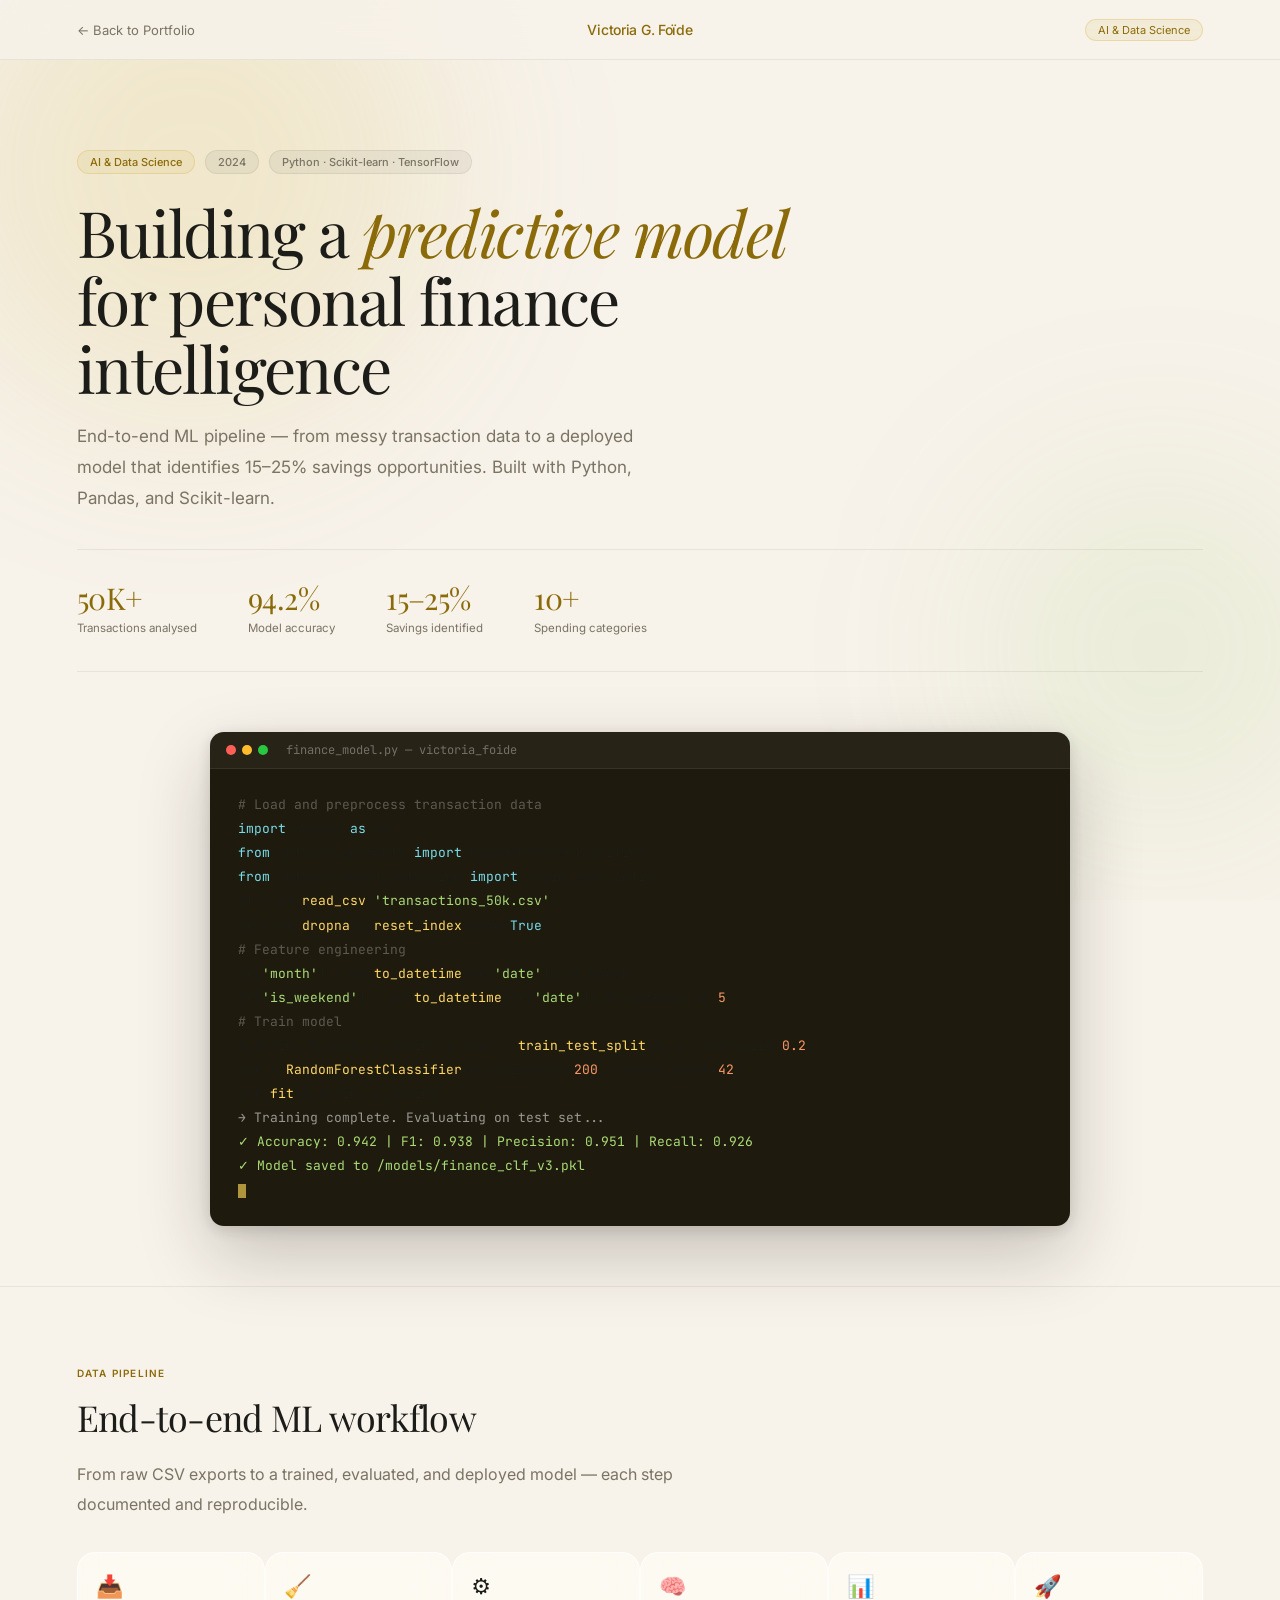
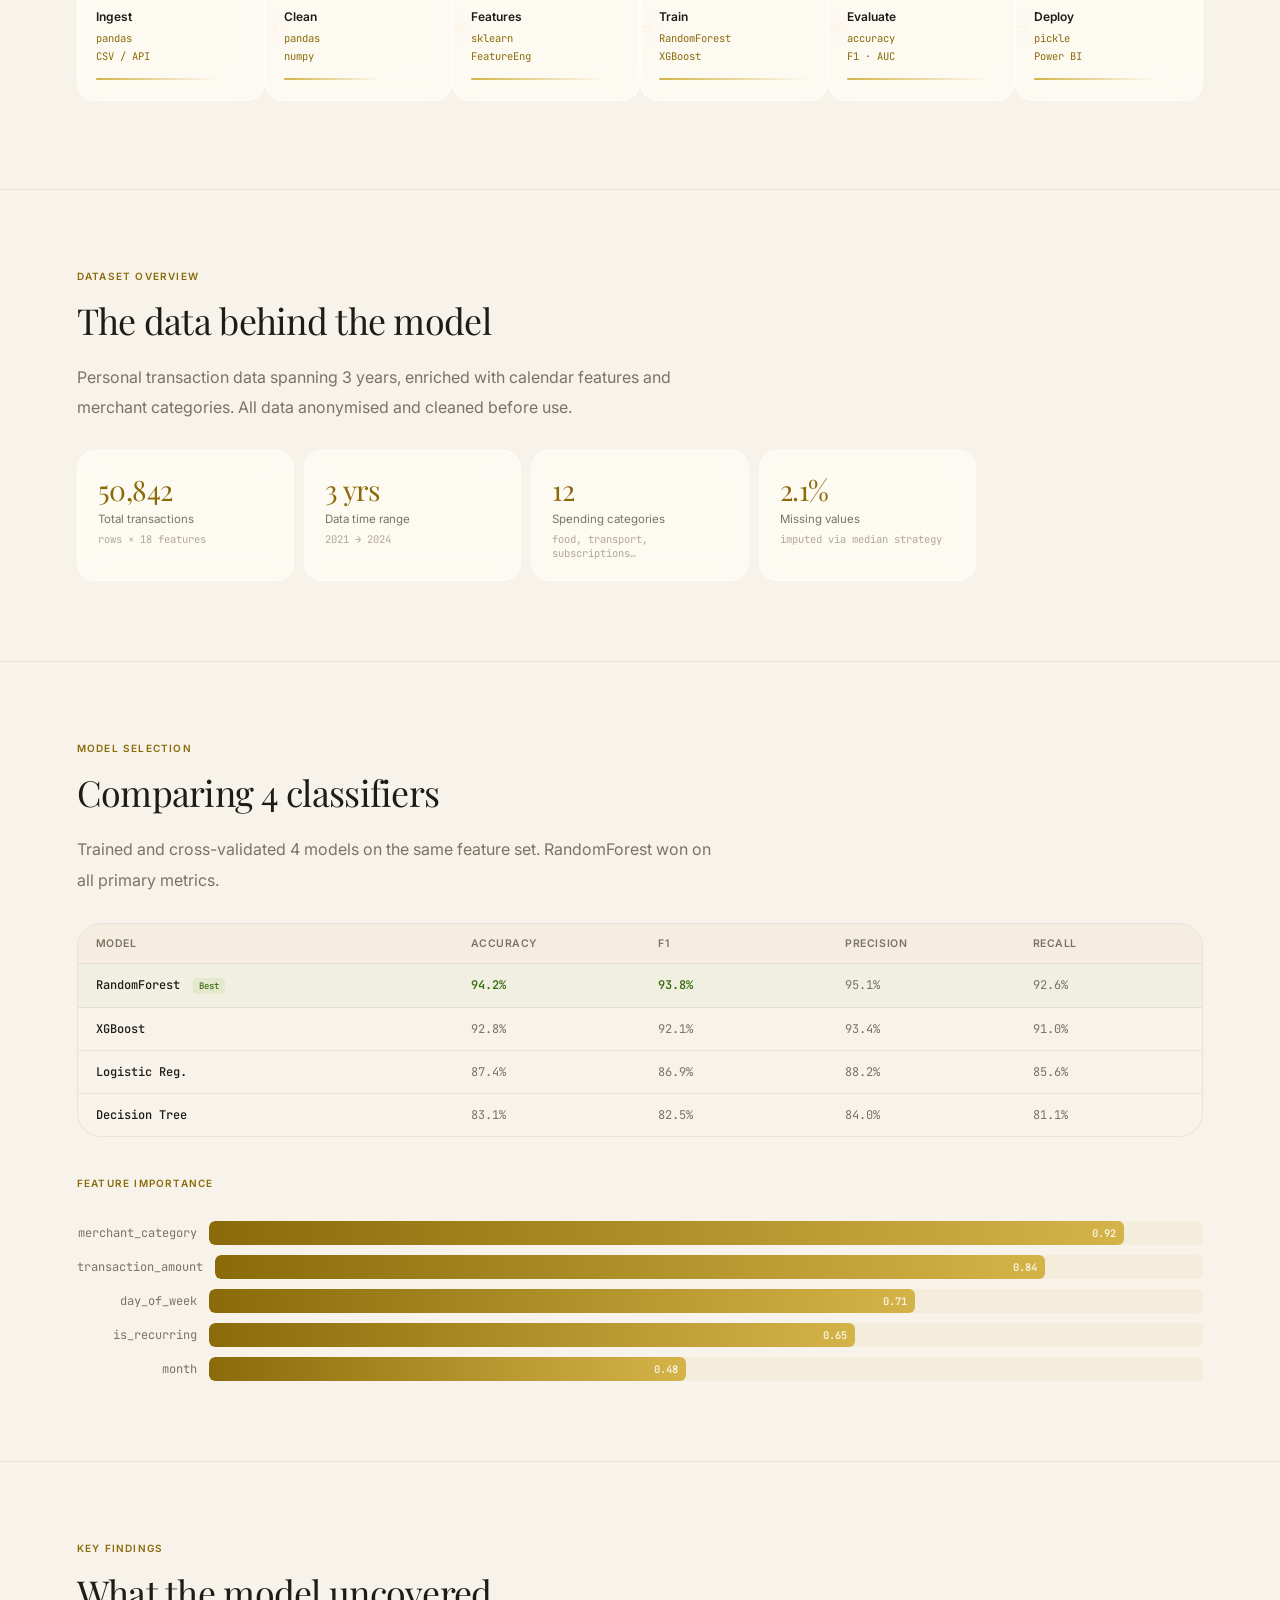
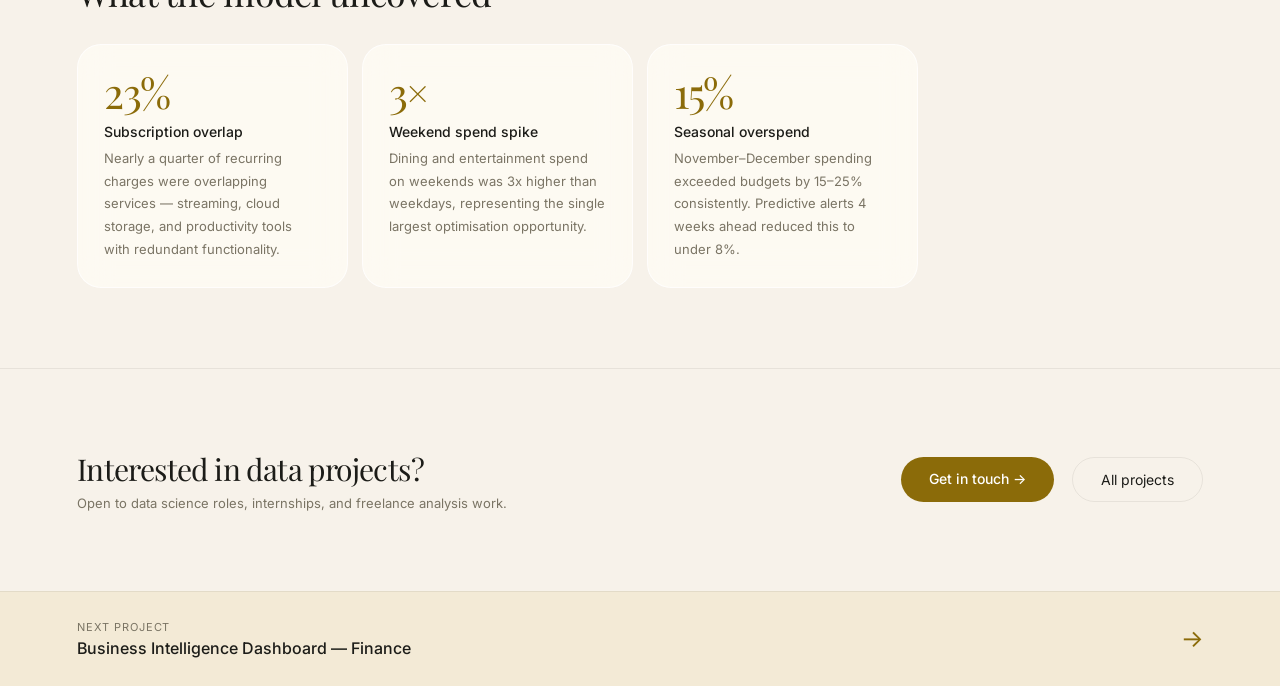
<file: case-study-data.html>
<!DOCTYPE html>
<html lang="en">
<head>
  <meta charset="UTF-8" />
  <meta name="viewport" content="width=device-width, initial-scale=1.0" />
  <title>Data/AI Case Study — Victoria G. Foïde</title>
  <link rel="preconnect" href="https://fonts.googleapis.com" />
  <link rel="preconnect" href="https://fonts.gstatic.com" crossorigin />
  <link href="https://fonts.googleapis.com/css2?family=Inter:wght@300;400;500&family=Playfair+Display:ital,wght@0,400;0,500;1,400&family=JetBrains+Mono:wght@400;500&display=swap" rel="stylesheet" />
  <link rel="stylesheet" href="css/case-study-data.css" />
</head>
<body>
  <div class="pt" id="pt"></div>
  <div class="blobs" aria-hidden="true">
    <div class="blob b1"></div>
    <div class="blob b2"></div>
  </div>

  <nav class="nav">
    <a href="index.html" class="nav-back">← Back to Portfolio</a>
    <span class="nav-logo">Victoria G. Foïde</span>
    <span class="nav-tag">AI & Data Science</span>
  </nav>

  <div class="hero">
    <div class="hero-meta reveal">
      <span class="hero-chip chip-gold">AI & Data Science</span>
      <span class="hero-chip chip-muted">2024</span>
      <span class="hero-chip chip-muted">Python · Scikit-learn · TensorFlow</span>
    </div>
    <h1 class="hero-h1 reveal rv2">
      Building a <em>predictive model</em><br>for personal finance intelligence
    </h1>
    <p class="hero-tagline reveal rv3">
      End-to-end ML pipeline — from messy transaction data to a deployed model that identifies
      15–25% savings opportunities. Built with Python, Pandas, and Scikit-learn.
    </p>
    <div class="stats-bar reveal">
      <div class="stat-item">
        <div class="stat-val">50K+</div>
        <div class="stat-key">Transactions analysed</div>
      </div>
      <div class="stat-item">
        <div class="stat-val">94.2%</div>
        <div class="stat-key">Model accuracy</div>
      </div>
      <div class="stat-item">
        <div class="stat-val">15–25%</div>
        <div class="stat-key">Savings identified</div>
      </div>
      <div class="stat-item">
        <div class="stat-val">10+</div>
        <div class="stat-key">Spending categories</div>
      </div>
    </div>
  </div>

  <!-- TERMINAL -->
  <div class="terminal-wrap">
    <div class="terminal reveal">
      <div class="terminal-bar">
        <div class="t-dots">
          <span class="t-dot t-dot-r"></span>
          <span class="t-dot t-dot-y"></span>
          <span class="t-dot t-dot-g"></span>
        </div>
        <span class="terminal-title">finance_model.py — victoria_foide</span>
      </div>
      <div class="terminal-body">
        <span class="t-line"><span class="t-comment"># Load and preprocess transaction data</span></span>
        <span class="t-line"><span class="t-keyword">import</span> pandas <span class="t-keyword">as</span> pd</span>
        <span class="t-line"><span class="t-keyword">from</span> sklearn.ensemble <span class="t-keyword">import</span> RandomForestClassifier</span>
        <span class="t-line"><span class="t-keyword">from</span> sklearn.model_selection <span class="t-keyword">import</span> train_test_split</span>
        <span class="t-line"> </span>
        <span class="t-line">df = pd.<span class="t-func">read_csv</span>(<span class="t-string">'transactions_50k.csv'</span>)</span>
        <span class="t-line">df = df.<span class="t-func">dropna</span>().<span class="t-func">reset_index</span>(drop=<span class="t-keyword">True</span>)</span>
        <span class="t-line"> </span>
        <span class="t-line"><span class="t-comment"># Feature engineering</span></span>
        <span class="t-line">df[<span class="t-string">'month'</span>] = pd.<span class="t-func">to_datetime</span>(df[<span class="t-string">'date'</span>]).dt.month</span>
        <span class="t-line">df[<span class="t-string">'is_weekend'</span>] = pd.<span class="t-func">to_datetime</span>(df[<span class="t-string">'date'</span>]).dt.weekday &gt;= <span class="t-num">5</span></span>
        <span class="t-line"> </span>
        <span class="t-line"><span class="t-comment"># Train model</span></span>
        <span class="t-line">X_train, X_test, y_train, y_test = <span class="t-func">train_test_split</span>(X, y, test_size=<span class="t-num">0.2</span>)</span>
        <span class="t-line">clf = <span class="t-func">RandomForestClassifier</span>(n_estimators=<span class="t-num">200</span>, random_state=<span class="t-num">42</span>)</span>
        <span class="t-line">clf.<span class="t-func">fit</span>(X_train, y_train)</span>
        <span class="t-line"> </span>
        <span class="t-line t-out">→ Training complete. Evaluating on test set...</span>
        <span class="t-line t-success">✓ Accuracy: 0.942 | F1: 0.938 | Precision: 0.951 | Recall: 0.926</span>
        <span class="t-line t-success">✓ Model saved to /models/finance_clf_v3.pkl</span>
        <span class="t-line"><span class="t-cursor"></span></span>
      </div>
    </div>
  </div>

  <!-- PIPELINE -->
  <div class="section">
    <div class="section-eyebrow reveal">Data pipeline</div>
    <h2 class="section-h2 reveal rv2">End-to-end ML workflow</h2>
    <p class="section-lead reveal rv3">From raw CSV exports to a trained, evaluated, and deployed model — each step documented and reproducible.</p>
    <div class="pipeline reveal">
      <div class="pipe-step">
        <div class="pipe-icon">📥</div>
        <div class="pipe-title">Ingest</div>
        <div class="pipe-tools">pandas<br>CSV / API</div>
        <div class="pipe-line" style="width:80%"></div>
      </div>
      <div class="pipe-step">
        <div class="pipe-icon">🧹</div>
        <div class="pipe-title">Clean</div>
        <div class="pipe-tools">pandas<br>numpy</div>
        <div class="pipe-line" style="width:65%"></div>
      </div>
      <div class="pipe-step">
        <div class="pipe-icon">⚙️</div>
        <div class="pipe-title">Features</div>
        <div class="pipe-tools">sklearn<br>FeatureEng</div>
        <div class="pipe-line" style="width:90%"></div>
      </div>
      <div class="pipe-step">
        <div class="pipe-icon">🧠</div>
        <div class="pipe-title">Train</div>
        <div class="pipe-tools">RandomForest<br>XGBoost</div>
        <div class="pipe-line" style="width:100%"></div>
      </div>
      <div class="pipe-step">
        <div class="pipe-icon">📊</div>
        <div class="pipe-title">Evaluate</div>
        <div class="pipe-tools">accuracy<br>F1 · AUC</div>
        <div class="pipe-line" style="width:94%"></div>
      </div>
      <div class="pipe-step">
        <div class="pipe-icon">🚀</div>
        <div class="pipe-title">Deploy</div>
        <div class="pipe-tools">pickle<br>Power BI</div>
        <div class="pipe-line" style="width:80%"></div>
      </div>
    </div>
  </div>

  <!-- DATASET -->
  <div class="section">
    <div class="section-eyebrow reveal">Dataset overview</div>
    <h2 class="section-h2 reveal rv2">The data behind the model</h2>
    <p class="section-lead reveal rv3">Personal transaction data spanning 3 years, enriched with calendar features and merchant categories. All data anonymised and cleaned before use.</p>
    <div class="dataset-grid">
      <div class="ds-card reveal">
        <div class="ds-val">50,842</div>
        <div class="ds-label">Total transactions</div>
        <div class="ds-note">rows × 18 features</div>
      </div>
      <div class="ds-card reveal rv2">
        <div class="ds-val">3 yrs</div>
        <div class="ds-label">Data time range</div>
        <div class="ds-note">2021 → 2024</div>
      </div>
      <div class="ds-card reveal rv3">
        <div class="ds-val">12</div>
        <div class="ds-label">Spending categories</div>
        <div class="ds-note">food, transport, subscriptions…</div>
      </div>
      <div class="ds-card reveal">
        <div class="ds-val">2.1%</div>
        <div class="ds-label">Missing values</div>
        <div class="ds-note">imputed via median strategy</div>
      </div>
    </div>
  </div>

  <!-- MODEL COMPARISON -->
  <div class="section">
    <div class="section-eyebrow reveal">Model selection</div>
    <h2 class="section-h2 reveal rv2">Comparing 4 classifiers</h2>
    <p class="section-lead reveal rv3">Trained and cross-validated 4 models on the same feature set. RandomForest won on all primary metrics.</p>
    <div class="metrics-table reveal">
      <div class="metrics-head">
        <div class="mc">Model</div>
        <div class="mc">Accuracy</div>
        <div class="mc">F1</div>
        <div class="mc">Precision</div>
        <div class="mc">Recall</div>
      </div>
      <div class="metrics-row best">
        <div class="mc mc-model">RandomForest <span class="best-badge">Best</span></div>
        <div class="mc mc-val mc-best">94.2%</div>
        <div class="mc mc-val mc-best">93.8%</div>
        <div class="mc mc-val">95.1%</div>
        <div class="mc mc-val">92.6%</div>
      </div>
      <div class="metrics-row">
        <div class="mc mc-model">XGBoost</div>
        <div class="mc mc-val">92.8%</div>
        <div class="mc mc-val">92.1%</div>
        <div class="mc mc-val">93.4%</div>
        <div class="mc mc-val">91.0%</div>
      </div>
      <div class="metrics-row">
        <div class="mc mc-model">Logistic Reg.</div>
        <div class="mc mc-val">87.4%</div>
        <div class="mc mc-val">86.9%</div>
        <div class="mc mc-val">88.2%</div>
        <div class="mc mc-val">85.6%</div>
      </div>
      <div class="metrics-row">
        <div class="mc mc-model">Decision Tree</div>
        <div class="mc mc-val">83.1%</div>
        <div class="mc mc-val">82.5%</div>
        <div class="mc mc-val">84.0%</div>
        <div class="mc mc-val">81.1%</div>
      </div>
    </div>

    <!-- Feature importance bar chart -->
    <div style="margin-top:40px">
      <div class="section-eyebrow" style="margin-bottom:16px">Feature importance</div>
      <div class="bar-chart reveal">
        <div class="bar-item">
          <div class="bar-label">merchant_category</div>
          <div class="bar-track"><div class="bar-fill" style="width:92%"><span class="bar-pct">0.92</span></div></div>
        </div>
        <div class="bar-item">
          <div class="bar-label">transaction_amount</div>
          <div class="bar-track"><div class="bar-fill" style="width:84%;animation-delay:0.05s"><span class="bar-pct">0.84</span></div></div>
        </div>
        <div class="bar-item">
          <div class="bar-label">day_of_week</div>
          <div class="bar-track"><div class="bar-fill" style="width:71%;animation-delay:0.1s"><span class="bar-pct">0.71</span></div></div>
        </div>
        <div class="bar-item">
          <div class="bar-label">is_recurring</div>
          <div class="bar-track"><div class="bar-fill" style="width:65%;animation-delay:0.15s"><span class="bar-pct">0.65</span></div></div>
        </div>
        <div class="bar-item">
          <div class="bar-label">month</div>
          <div class="bar-track"><div class="bar-fill" style="width:48%;animation-delay:0.2s"><span class="bar-pct">0.48</span></div></div>
        </div>
      </div>
    </div>
  </div>

  <!-- KEY FINDINGS -->
  <div class="section">
    <div class="section-eyebrow reveal">Key findings</div>
    <h2 class="section-h2 reveal rv2">What the model uncovered</h2>
    <div class="findings-grid">
      <div class="finding-card reveal">
        <div class="finding-num">23%</div>
        <div class="finding-title">Subscription overlap</div>
        <div class="finding-body">Nearly a quarter of recurring charges were overlapping services — streaming, cloud storage, and productivity tools with redundant functionality.</div>
      </div>
      <div class="finding-card reveal rv2">
        <div class="finding-num">3×</div>
        <div class="finding-title">Weekend spend spike</div>
        <div class="finding-body">Dining and entertainment spend on weekends was 3x higher than weekdays, representing the single largest optimisation opportunity.</div>
      </div>
      <div class="finding-card reveal rv3">
        <div class="finding-num">15%</div>
        <div class="finding-title">Seasonal overspend</div>
        <div class="finding-body">November–December spending exceeded budgets by 15–25% consistently. Predictive alerts 4 weeks ahead reduced this to under 8%.</div>
      </div>
    </div>
  </div>

  <div class="cta-section">
    <div class="reveal">
      <div class="cta-h">Interested in data projects?</div>
      <div class="cta-sub">Open to data science roles, internships, and freelance analysis work.</div>
    </div>
    <div class="cta-btns reveal rv2">
      <a href="index.html#contact" class="btn-accent">Get in touch →</a>
      <a href="index.html#work" class="btn-outline">All projects</a>
    </div>
  </div>

  <div class="next-project">
    <a href="case-study-finance.html" class="next-inner">
      <div>
        <div class="next-label">Next project</div>
        <div class="next-title">Business Intelligence Dashboard — Finance</div>
      </div>
      <div class="next-arrow">→</div>
    </a>
  </div>

  <script src="js/transitions.js"></script>
</body>
</html>
</file>
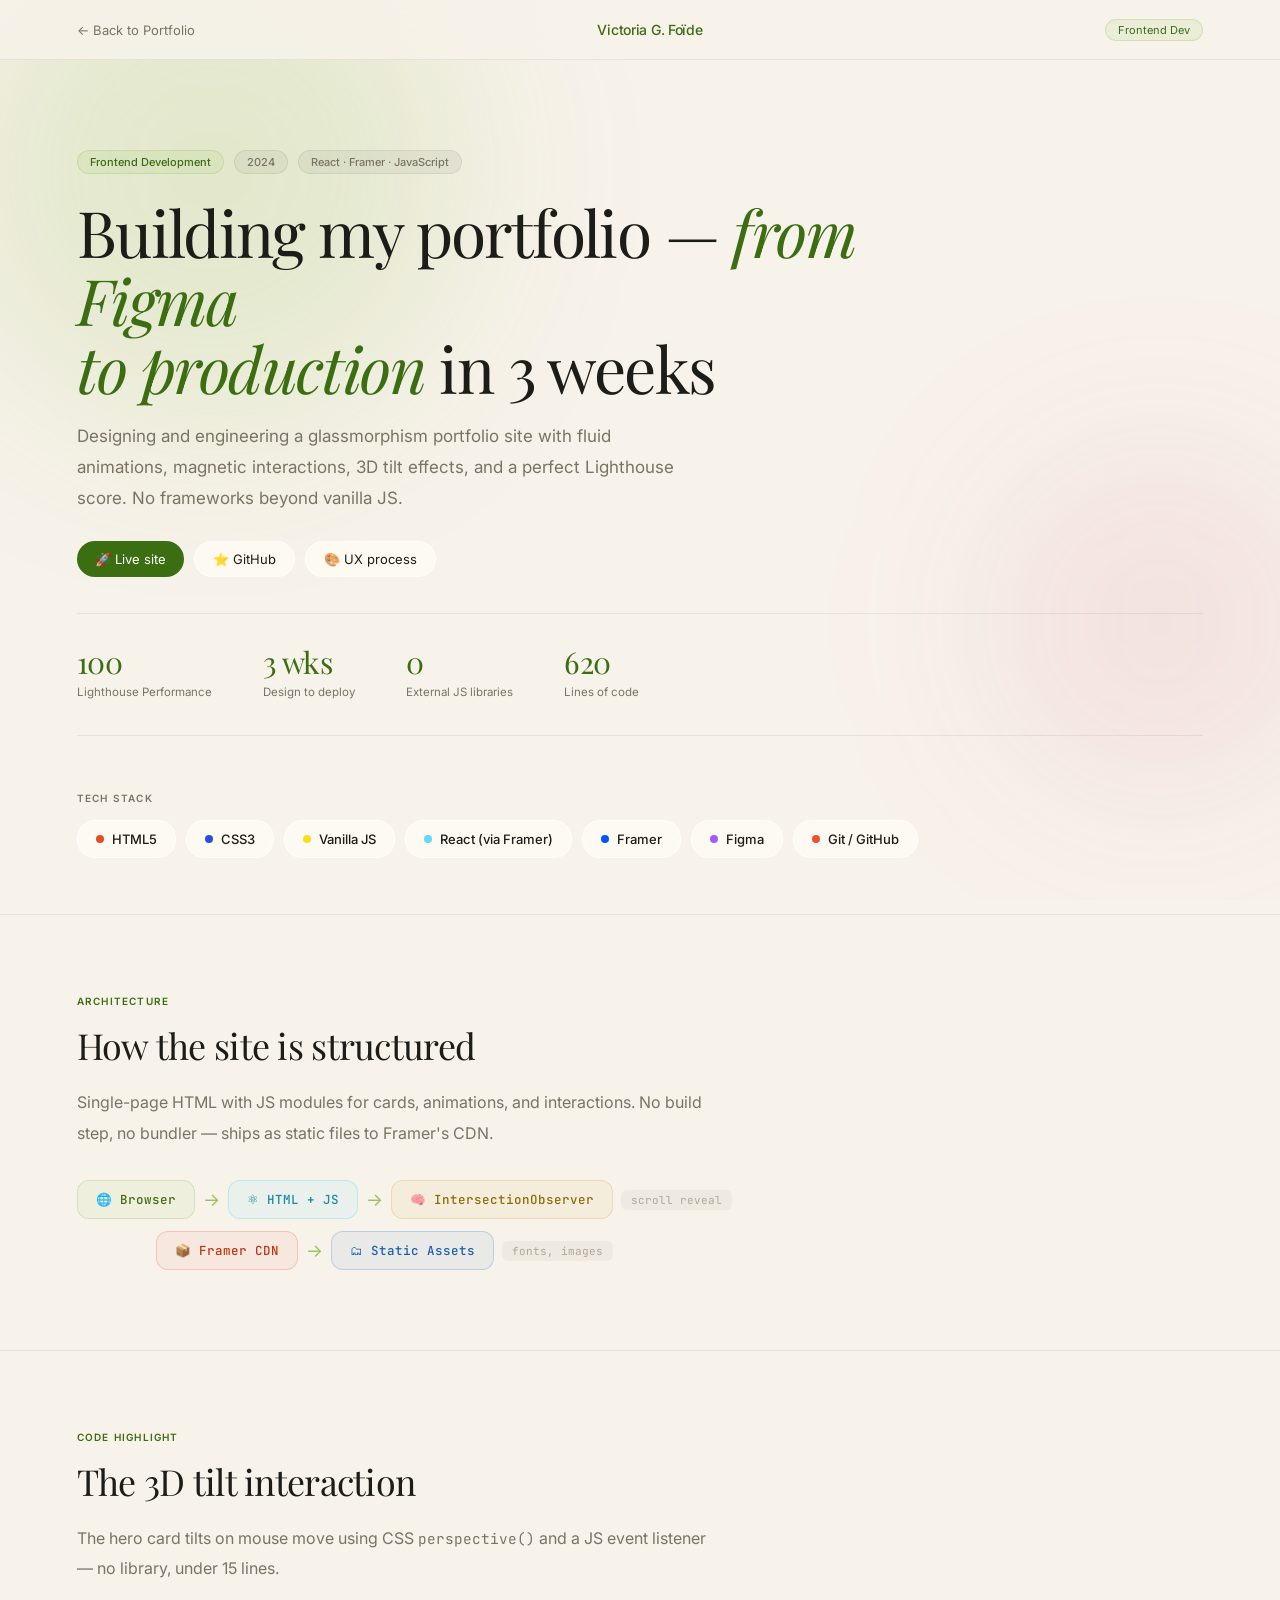
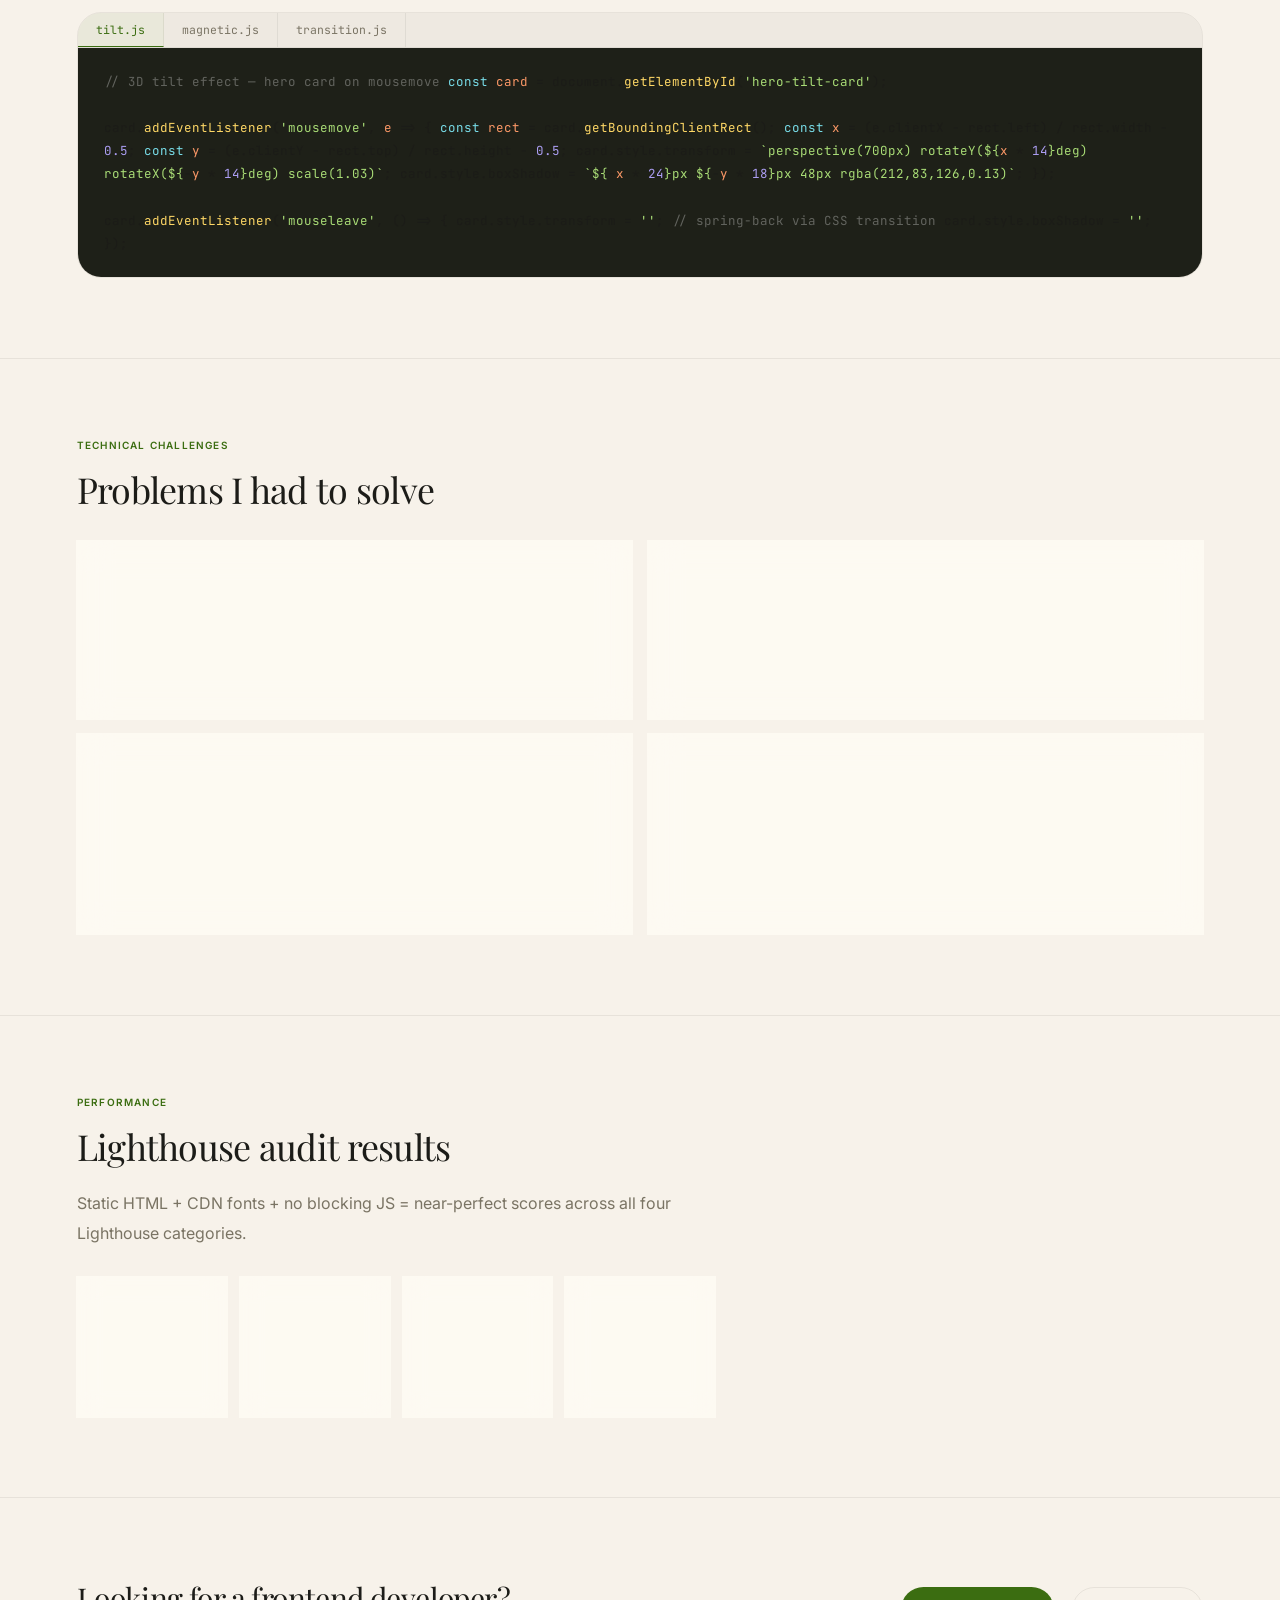
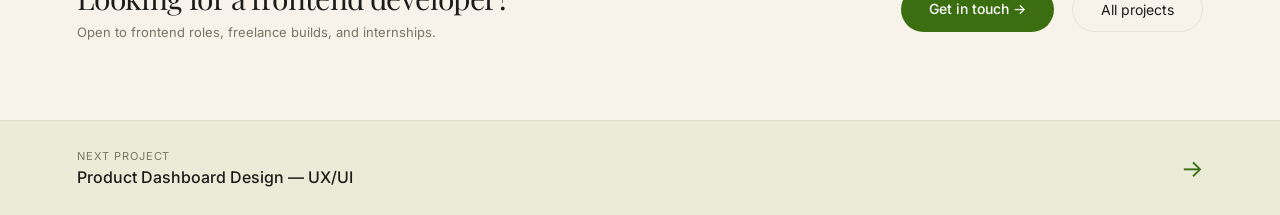
<file: case-study-dev.html>
<!DOCTYPE html>
<html lang="en">
<head>
  <meta charset="UTF-8" />
  <meta name="viewport" content="width=device-width, initial-scale=1.0" />
  <title>Frontend Dev Case Study — Victoria G. Foïde</title>
  <link rel="preconnect" href="https://fonts.googleapis.com" />
  <link rel="preconnect" href="https://fonts.gstatic.com" crossorigin />
  <link href="https://fonts.googleapis.com/css2?family=Inter:wght@300;400;500&family=Playfair+Display:ital,wght@0,400;0,500;1,400&family=JetBrains+Mono:wght@400;500&display=swap" rel="stylesheet" />
  <link rel="stylesheet" href="css/case-study-dev.css" />
</head>
<body>
  <div class="pt" id="pt"></div>
  <div class="blobs" aria-hidden="true">
    <div class="blob b1"></div>
    <div class="blob b2"></div>
  </div>

  <nav class="nav">
    <a href="index.html" class="nav-back">← Back to Portfolio</a>
    <span class="nav-logo">Victoria G. Foïde</span>
    <span class="nav-tag">Frontend Dev</span>
  </nav>

  <div class="hero">
    <div class="hero-meta reveal">
      <span class="hero-chip chip-green">Frontend Development</span>
      <span class="hero-chip chip-muted">2024</span>
      <span class="hero-chip chip-muted">React · Framer · JavaScript</span>
    </div>
    <h1 class="hero-h1 reveal rv2">
      Building my portfolio — <em>from Figma<br>to production</em> in 3 weeks
    </h1>
    <p class="hero-tagline reveal rv3">
      Designing and engineering a glassmorphism portfolio site with fluid animations,
      magnetic interactions, 3D tilt effects, and a perfect Lighthouse score.
      No frameworks beyond vanilla JS.
    </p>
    <div class="hero-links reveal rv3">
      <a href="#" class="hero-link hl-primary">🚀 Live site</a>
      <a href="#" class="hero-link hl-ghost">⭐ GitHub</a>
      <a href="case-study-uxui.html" class="hero-link hl-ghost">🎨 UX process</a>
    </div>
    <div class="stats-bar reveal">
      <div class="stat-item">
        <div class="stat-val">100</div>
        <div class="stat-key">Lighthouse Performance</div>
      </div>
      <div class="stat-item">
        <div class="stat-val">3 wks</div>
        <div class="stat-key">Design to deploy</div>
      </div>
      <div class="stat-item">
        <div class="stat-val">0</div>
        <div class="stat-key">External JS libraries</div>
      </div>
      <div class="stat-item">
        <div class="stat-val">620</div>
        <div class="stat-key">Lines of code</div>
      </div>
    </div>
  </div>

  <!-- TECH STACK -->
  <div class="stack-wrap">
    <div class="stack-label reveal">Tech stack</div>
    <div class="stack-row reveal rv2">
      <div class="stack-pill"><span class="sp-dot dot-html"></span> HTML5</div>
      <div class="stack-pill"><span class="sp-dot dot-css"></span> CSS3</div>
      <div class="stack-pill"><span class="sp-dot dot-js"></span> Vanilla JS</div>
      <div class="stack-pill"><span class="sp-dot dot-react"></span> React (via Framer)</div>
      <div class="stack-pill"><span class="sp-dot dot-framer"></span> Framer</div>
      <div class="stack-pill"><span class="sp-dot dot-figma"></span> Figma</div>
      <div class="stack-pill"><span class="sp-dot dot-git"></span> Git / GitHub</div>
    </div>
  </div>

  <!-- ARCHITECTURE -->
  <div class="section">
    <div class="section-eyebrow reveal">Architecture</div>
    <h2 class="section-h2 reveal rv2">How the site is structured</h2>
    <p class="section-lead reveal rv3">Single-page HTML with JS modules for cards, animations, and interactions. No build step, no bundler — ships as static files to Framer's CDN.</p>
    <div class="arch reveal">
      <div class="arch-row">
        <div class="arch-node an-browser">🌐 Browser</div>
        <div class="arch-arrow">→</div>
        <div class="arch-node an-react">⚛ HTML + JS</div>
        <div class="arch-arrow">→</div>
        <div class="arch-node an-api">🧠 IntersectionObserver</div>
        <div class="arch-note">scroll reveal</div>
      </div>
      <div class="arch-row">
        <div class="arch-node an-browser" style="opacity:0;pointer-events:none">.</div>
        <div class="arch-arrow" style="opacity:0">→</div>
        <div class="arch-node an-cdn">📦 Framer CDN</div>
        <div class="arch-arrow">→</div>
        <div class="arch-node an-db">🗂 Static Assets</div>
        <div class="arch-note">fonts, images</div>
      </div>
    </div>
  </div>

  <!-- CODE -->
  <div class="section">
    <div class="section-eyebrow reveal">Code highlight</div>
    <h2 class="section-h2 reveal rv2">The 3D tilt interaction</h2>
    <p class="section-lead reveal rv3">The hero card tilts on mouse move using CSS <code style="font-family:var(--mono);font-size:0.9em">perspective()</code> and a JS event listener — no library, under 15 lines.</p>
    <div class="code-wrap reveal">
      <div class="code-tab-row">
        <div class="code-tab active">tilt.js</div>
        <div class="code-tab">magnetic.js</div>
        <div class="code-tab">transition.js</div>
      </div>
      <div class="code-body">
        <code>
<span class="cc">// 3D tilt effect — hero card on mousemove</span>
<span class="ck">const</span> <span class="cp">card</span> = document.<span class="cf">getElementById</span>(<span class="cs">'hero-tilt-card'</span>);<br><br>
card.<span class="cf">addEventListener</span>(<span class="cs">'mousemove'</span>, <span class="cp">e</span> => {
  <span class="ck">const</span> <span class="cp">rect</span> = card.<span class="cf">getBoundingClientRect</span>();
  <span class="ck">const</span> <span class="cp">x</span> = (e.clientX - rect.left)  / rect.width  - <span class="cn">0.5</span>;
  <span class="ck">const</span> <span class="cp">y</span> = (e.clientY - rect.top)   / rect.height - <span class="cn">0.5</span>;

  card.style.transform = <span class="cs">`perspective(700px)
    rotateY(${</span><span class="cp">x</span> * <span class="cn">14</span><span class="cs">}deg)
    rotateX(${</span>-<span class="cp">y</span> * <span class="cn">14</span><span class="cs">}deg)
    scale(1.03)`</span>;
  card.style.boxShadow = <span class="cs">`${</span>-<span class="cp">x</span> * <span class="cn">24</span><span class="cs">}px ${</span>-<span class="cp">y</span> * <span class="cn">18</span><span class="cs">}px 48px rgba(212,83,126,0.13)`</span>;
});<br><br>
card.<span class="cf">addEventListener</span>(<span class="cs">'mouseleave'</span>, () => {
  card.style.transform = <span class="cs">''</span>;      <span class="cc">// spring-back via CSS transition</span>
  card.style.boxShadow = <span class="cs">''</span>;
});
        </code>
      </div>
    </div>
  </div>

  <!-- CHALLENGES -->
  <div class="section">
    <div class="section-eyebrow reveal">Technical challenges</div>
    <h2 class="section-h2 reveal rv2">Problems I had to solve</h2>
    <div class="challenges-grid">
      <div class="challenge-card reveal">
        <div class="ch-label problem">Problem</div>
        <div class="ch-title">Gradient text + CSS transform conflict</div>
        <div class="ch-body">Applying <code style="font-family:var(--mono);font-size:0.85em">-webkit-text-fill-color: transparent</code> on gradient text caused the 3D tilt to show a black background instead of the page on some browsers.</div>
        <span class="ch-code">→ Fixed with isolate + z-index stacking context</span>
      </div>
      <div class="challenge-card reveal rv2">
        <div class="ch-label solution">Solution</div>
        <div class="ch-title">Isolated each gradient text element</div>
        <div class="ch-body">Wrapping gradient text in a container with <code style="font-family:var(--mono);font-size:0.85em">isolation: isolate</code> and keeping the tilt transform on the parent card resolved the compositing issue cleanly.</div>
        <span class="ch-code">→ Works across Safari, Chrome, Firefox</span>
      </div>
      <div class="challenge-card reveal rv3">
        <div class="ch-label problem">Problem</div>
        <div class="ch-title">Scroll reveal re-triggering on filter</div>
        <div class="ch-body">When filtering project cards, newly rendered cards had the <code style="font-family:var(--mono);font-size:0.85em">.reveal</code> class but were never observed by the IntersectionObserver since it was set up at init.</div>
        <span class="ch-code">→ Observer needed re-registration</span>
      </div>
      <div class="challenge-card reveal">
        <div class="ch-label solution">Solution</div>
        <div class="ch-title">Observe after every renderCards() call</div>
        <div class="ch-body">After each <code style="font-family:var(--mono);font-size:0.85em">renderCards()</code> call, re-queried for <code style="font-family:var(--mono);font-size:0.85em">#cards-grid .reveal</code> and registered each with <code style="font-family:var(--mono);font-size:0.85em">observer.observe()</code>. Immediately triggers visible ones already in viewport.</div>
        <span class="ch-code">→ Smooth filter transitions every time</span>
      </div>
    </div>
  </div>

  <!-- LIGHTHOUSE -->
  <div class="section">
    <div class="section-eyebrow reveal">Performance</div>
    <h2 class="section-h2 reveal rv2">Lighthouse audit results</h2>
    <p class="section-lead reveal rv3">Static HTML + CDN fonts + no blocking JS = near-perfect scores across all four Lighthouse categories.</p>
    <div class="lh-grid" id="lh-grid">
      <div class="lh-card reveal">
        <div class="lh-ring">
          <svg class="lh-svg" viewBox="0 0 68 68" width="68" height="68">
            <circle class="lh-track" cx="34" cy="34" r="28"/>
            <circle class="lh-fill green" cx="34" cy="34" r="28" stroke-dasharray="175.9" stroke-dashoffset="0" id="lh-perf"/>
          </svg>
          <div class="lh-num green">100</div>
        </div>
        <div class="lh-label">Performance</div>
      </div>
      <div class="lh-card reveal rv2">
        <div class="lh-ring">
          <svg class="lh-svg" viewBox="0 0 68 68" width="68" height="68">
            <circle class="lh-track" cx="34" cy="34" r="28"/>
            <circle class="lh-fill green" cx="34" cy="34" r="28" stroke-dasharray="175.9" stroke-dashoffset="0" id="lh-a11y"/>
          </svg>
          <div class="lh-num green">98</div>
        </div>
        <div class="lh-label">Accessibility</div>
      </div>
      <div class="lh-card reveal rv3">
        <div class="lh-ring">
          <svg class="lh-svg" viewBox="0 0 68 68" width="68" height="68">
            <circle class="lh-track" cx="34" cy="34" r="28"/>
            <circle class="lh-fill green" cx="34" cy="34" r="28" stroke-dasharray="175.9" stroke-dashoffset="3.5" id="lh-bp"/>
          </svg>
          <div class="lh-num green">100</div>
        </div>
        <div class="lh-label">Best Practices</div>
      </div>
      <div class="lh-card reveal">
        <div class="lh-ring">
          <svg class="lh-svg" viewBox="0 0 68 68" width="68" height="68">
            <circle class="lh-track" cx="34" cy="34" r="28"/>
            <circle class="lh-fill green" cx="34" cy="34" r="28" stroke-dasharray="175.9" stroke-dashoffset="0" id="lh-seo"/>
          </svg>
          <div class="lh-num green">100</div>
        </div>
        <div class="lh-label">SEO</div>
      </div>
    </div>
  </div>

  <div class="cta-section">
    <div class="reveal">
      <div class="cta-h">Looking for a frontend developer?</div>
      <div class="cta-sub">Open to frontend roles, freelance builds, and internships.</div>
    </div>
    <div class="cta-btns reveal rv2">
      <a href="index.html#contact" class="btn-accent">Get in touch →</a>
      <a href="index.html#work" class="btn-outline">All projects</a>
    </div>
  </div>

  <div class="next-project">
    <a href="case-study-uxui.html" class="next-inner">
      <div>
        <div class="next-label">Next project</div>
        <div class="next-title">Product Dashboard Design — UX/UI</div>
      </div>
      <div class="next-arrow">→</div>
    </a>
  </div>

  <script src="js/case-study-dev.js"></script>
</body>
</html>
</file>
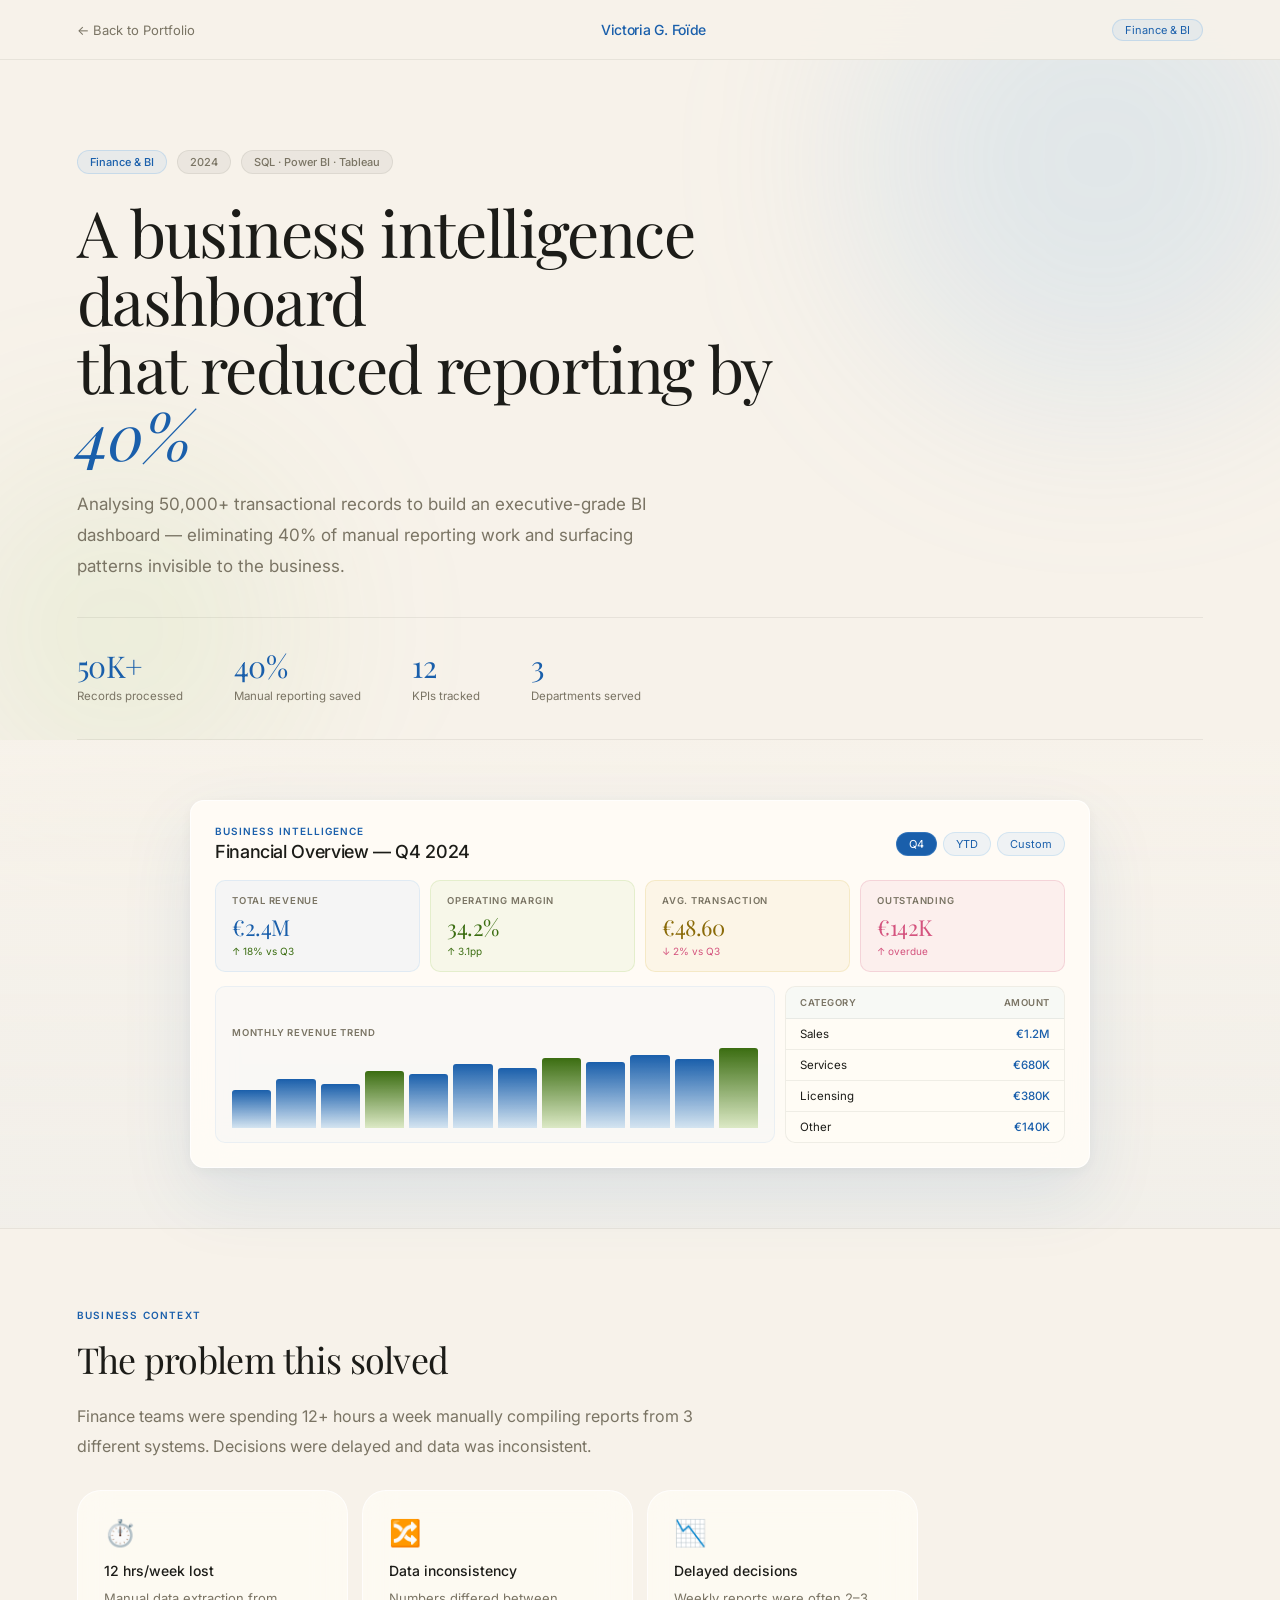
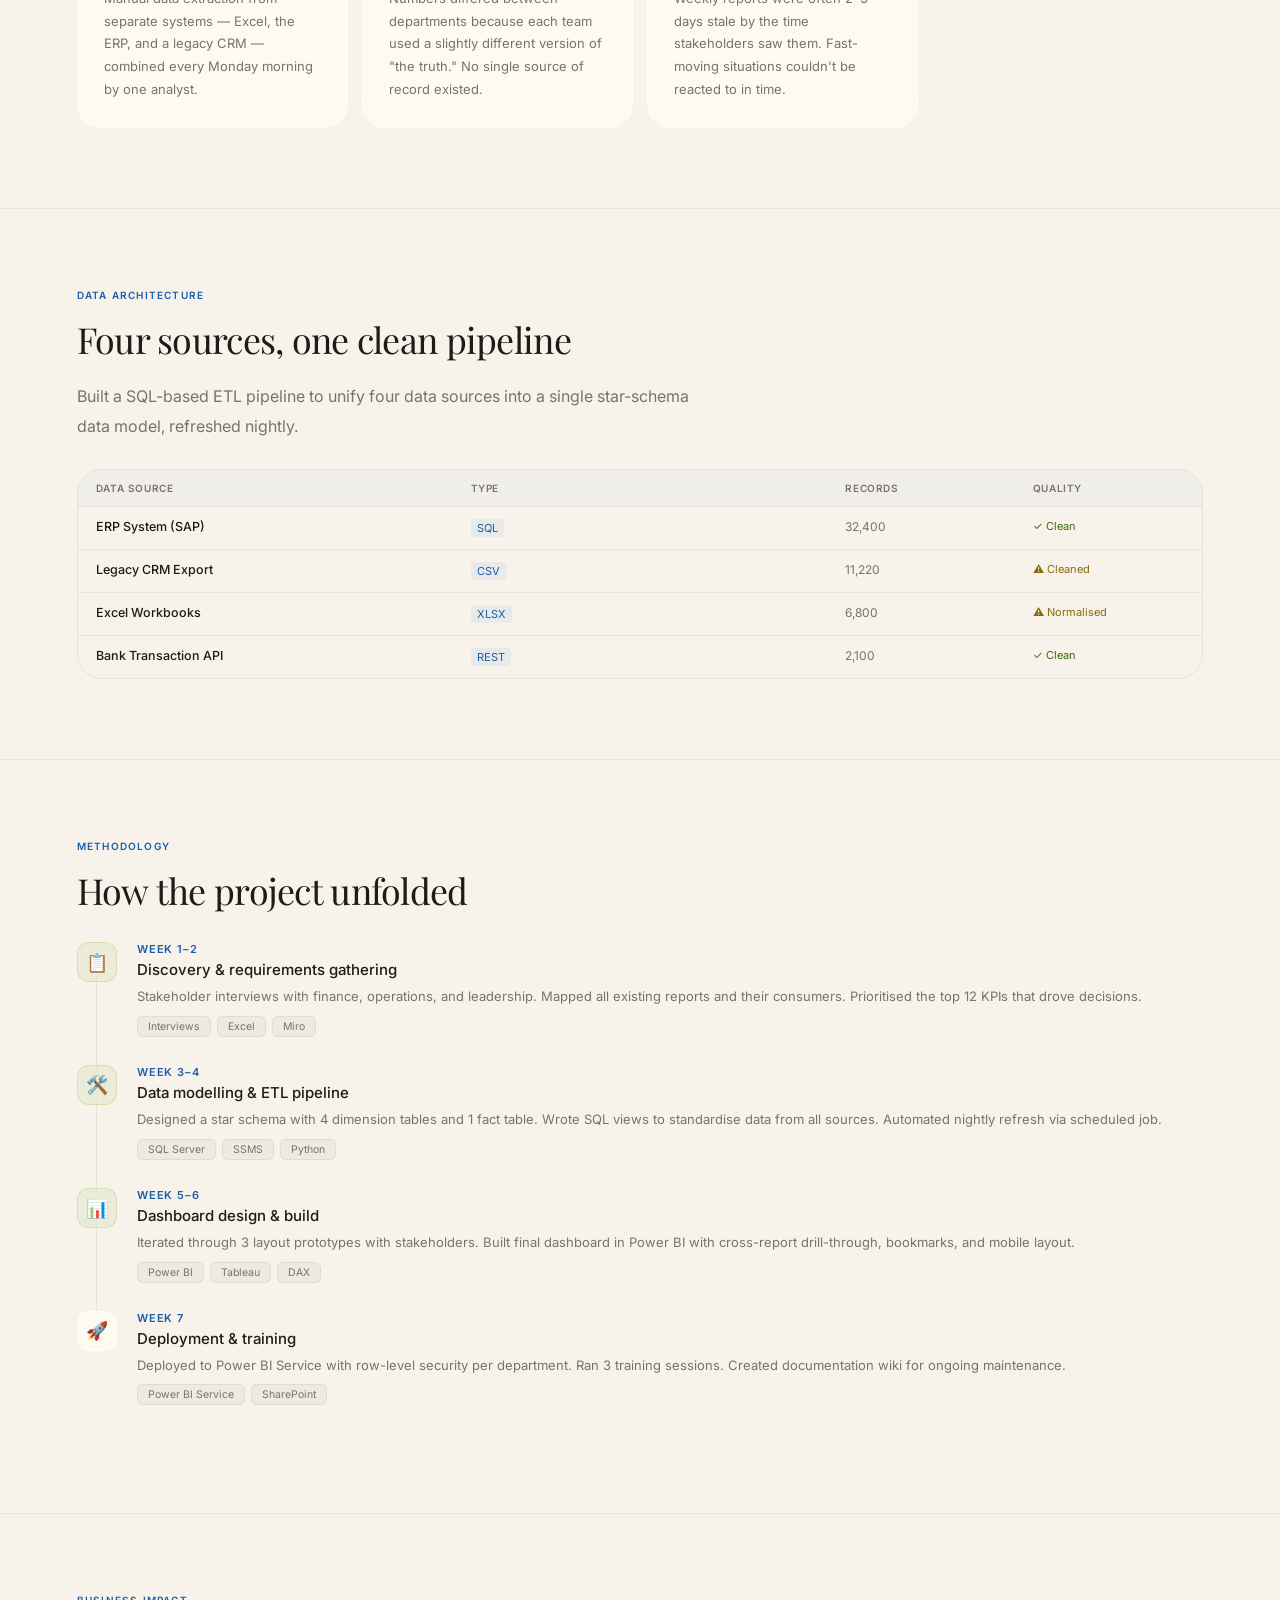
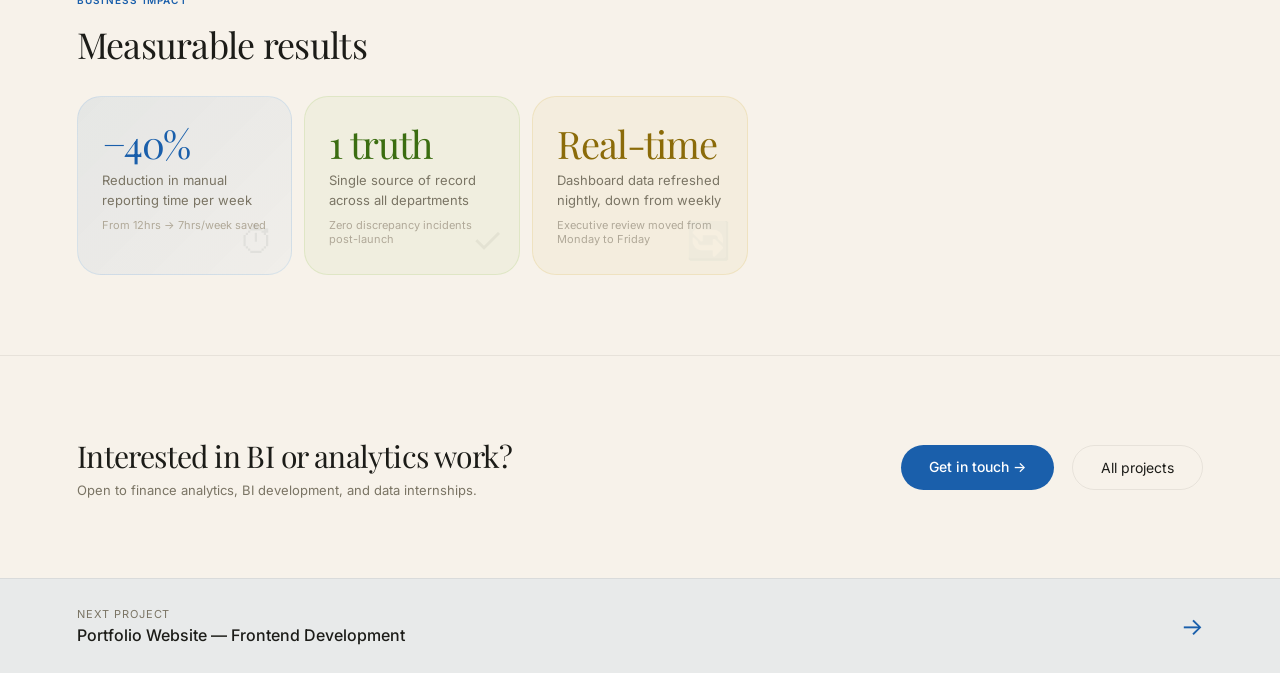
<file: case-study-finance.html>
<!DOCTYPE html>
<html lang="en">
<head>
  <meta charset="UTF-8" />
  <meta name="viewport" content="width=device-width, initial-scale=1.0" />
  <title>Finance Case Study — Victoria G. Foïde</title>
  <link rel="preconnect" href="https://fonts.googleapis.com" />
  <link rel="preconnect" href="https://fonts.gstatic.com" crossorigin />
  <link href="https://fonts.googleapis.com/css2?family=Inter:wght@300;400;500&family=Playfair+Display:ital,wght@0,400;0,500;1,400&display=swap" rel="stylesheet" />
  <link rel="stylesheet" href="css/case-study-finance.css" />
</head>
<body>
  <div class="pt" id="pt"></div>
  <div class="blobs" aria-hidden="true">
    <div class="blob b1"></div>
    <div class="blob b2"></div>
  </div>

  <nav class="nav">
    <a href="index.html" class="nav-back">← Back to Portfolio</a>
    <span class="nav-logo">Victoria G. Foïde</span>
    <span class="nav-tag">Finance & BI</span>
  </nav>

  <div class="hero">
    <div class="hero-meta reveal">
      <span class="hero-chip chip-blue">Finance & BI</span>
      <span class="hero-chip chip-muted">2024</span>
      <span class="hero-chip chip-muted">SQL · Power BI · Tableau</span>
    </div>
    <h1 class="hero-h1 reveal rv2">
      A business intelligence dashboard<br>that reduced reporting by <em>40%</em>
    </h1>
    <p class="hero-tagline reveal rv3">
      Analysing 50,000+ transactional records to build an executive-grade BI dashboard —
      eliminating 40% of manual reporting work and surfacing patterns invisible to the business.
    </p>
    <div class="stats-bar reveal">
      <div class="stat-item">
        <div class="stat-val">50K+</div>
        <div class="stat-key">Records processed</div>
      </div>
      <div class="stat-item">
        <div class="stat-val">40%</div>
        <div class="stat-key">Manual reporting saved</div>
      </div>
      <div class="stat-item">
        <div class="stat-val">12</div>
        <div class="stat-key">KPIs tracked</div>
      </div>
      <div class="stat-item">
        <div class="stat-val">3</div>
        <div class="stat-key">Departments served</div>
      </div>
    </div>
  </div>

  <!-- DASHBOARD MOCKUP -->
  <div class="dash-wrap">
    <div class="dash-frame reveal">
      <div class="dash-header">
        <div class="dash-title-area">
          <div class="dash-title-sm">Business Intelligence</div>
          <div class="dash-title-main">Financial Overview — Q4 2024</div>
        </div>
        <div class="dash-filters">
          <span class="dash-pill active">Q4</span>
          <span class="dash-pill">YTD</span>
          <span class="dash-pill">Custom</span>
        </div>
      </div>
      <div class="kpi-row">
        <div class="kpi-box k1">
          <div class="kpi-label">Total Revenue</div>
          <div class="kpi-val">€2.4M</div>
          <div class="kpi-delta delta-up">↑ 18% vs Q3</div>
        </div>
        <div class="kpi-box k2">
          <div class="kpi-label">Operating Margin</div>
          <div class="kpi-val">34.2%</div>
          <div class="kpi-delta delta-up">↑ 3.1pp</div>
        </div>
        <div class="kpi-box k3">
          <div class="kpi-label">Avg. Transaction</div>
          <div class="kpi-val">€48.60</div>
          <div class="kpi-delta delta-dn">↓ 2% vs Q3</div>
        </div>
        <div class="kpi-box k4">
          <div class="kpi-label">Outstanding</div>
          <div class="kpi-val">€142K</div>
          <div class="kpi-delta delta-dn">↑ overdue</div>
        </div>
      </div>
      <div class="dash-lower">
        <div class="dash-chart-area">
          <div style="font-size:9.5px;font-weight:600;letter-spacing:0.08em;text-transform:uppercase;color:var(--muted);margin-bottom:10px">Monthly Revenue Trend</div>
          <div class="mini-bars">
            <div class="mini-bar bar-blue" style="height:48%"></div>
            <div class="mini-bar bar-blue" style="height:62%"></div>
            <div class="mini-bar bar-blue" style="height:55%"></div>
            <div class="mini-bar bar-green" style="height:71%"></div>
            <div class="mini-bar bar-blue" style="height:68%"></div>
            <div class="mini-bar bar-blue" style="height:80%"></div>
            <div class="mini-bar bar-blue" style="height:75%"></div>
            <div class="mini-bar bar-green" style="height:88%"></div>
            <div class="mini-bar bar-blue" style="height:83%"></div>
            <div class="mini-bar bar-blue" style="height:92%"></div>
            <div class="mini-bar bar-blue" style="height:86%"></div>
            <div class="mini-bar bar-green" style="height:100%"></div>
          </div>
        </div>
        <div class="dash-table">
          <div class="dt-head">
            <div class="dt-h">Category</div>
            <div class="dt-h">Amount</div>
          </div>
          <div class="dt-row"><div class="dt-cat">Sales</div><div class="dt-amt">€1.2M</div></div>
          <div class="dt-row"><div class="dt-cat">Services</div><div class="dt-amt">€680K</div></div>
          <div class="dt-row"><div class="dt-cat">Licensing</div><div class="dt-amt">€380K</div></div>
          <div class="dt-row"><div class="dt-cat">Other</div><div class="dt-amt">€140K</div></div>
        </div>
      </div>
    </div>
  </div>

  <!-- CONTEXT -->
  <div class="section">
    <div class="section-eyebrow reveal">Business context</div>
    <h2 class="section-h2 reveal rv2">The problem this solved</h2>
    <p class="section-lead reveal rv3">Finance teams were spending 12+ hours a week manually compiling reports from 3 different systems. Decisions were delayed and data was inconsistent.</p>
    <div class="context-grid">
      <div class="ctx-card reveal">
        <div class="ctx-icon">⏱️</div>
        <div class="ctx-title">12 hrs/week lost</div>
        <div class="ctx-body">Manual data extraction from separate systems — Excel, the ERP, and a legacy CRM — combined every Monday morning by one analyst.</div>
      </div>
      <div class="ctx-card reveal rv2">
        <div class="ctx-icon">🔀</div>
        <div class="ctx-title">Data inconsistency</div>
        <div class="ctx-body">Numbers differed between departments because each team used a slightly different version of "the truth." No single source of record existed.</div>
      </div>
      <div class="ctx-card reveal rv3">
        <div class="ctx-icon">📉</div>
        <div class="ctx-title">Delayed decisions</div>
        <div class="ctx-body">Weekly reports were often 2–3 days stale by the time stakeholders saw them. Fast-moving situations couldn't be reacted to in time.</div>
      </div>
    </div>
  </div>

  <!-- DATA SOURCES -->
  <div class="section">
    <div class="section-eyebrow reveal">Data architecture</div>
    <h2 class="section-h2 reveal rv2">Four sources, one clean pipeline</h2>
    <p class="section-lead reveal rv3">Built a SQL-based ETL pipeline to unify four data sources into a single star-schema data model, refreshed nightly.</p>
    <div class="sources-table reveal">
      <div class="st-head">
        <div class="sc">Data Source</div>
        <div class="sc">Type</div>
        <div class="sc">Records</div>
        <div class="sc">Quality</div>
      </div>
      <div class="st-row">
        <div class="sc sc-source">ERP System (SAP)</div>
        <div class="sc"><span class="sc-type">SQL</span></div>
        <div class="sc sc-rows">32,400</div>
        <div class="sc sc-clean clean-ok">✓ Clean</div>
      </div>
      <div class="st-row">
        <div class="sc sc-source">Legacy CRM Export</div>
        <div class="sc"><span class="sc-type">CSV</span></div>
        <div class="sc sc-rows">11,220</div>
        <div class="sc sc-clean clean-warn">⚠ Cleaned</div>
      </div>
      <div class="st-row">
        <div class="sc sc-source">Excel Workbooks</div>
        <div class="sc"><span class="sc-type">XLSX</span></div>
        <div class="sc sc-rows">6,800</div>
        <div class="sc sc-clean clean-warn">⚠ Normalised</div>
      </div>
      <div class="st-row">
        <div class="sc sc-source">Bank Transaction API</div>
        <div class="sc"><span class="sc-type">REST</span></div>
        <div class="sc sc-rows">2,100</div>
        <div class="sc sc-clean clean-ok">✓ Clean</div>
      </div>
    </div>
  </div>

  <!-- METHODOLOGY TIMELINE -->
  <div class="section">
    <div class="section-eyebrow reveal">Methodology</div>
    <h2 class="section-h2 reveal rv2">How the project unfolded</h2>
    <div class="timeline">
      <div class="tl-item tl-done reveal">
        <div class="tl-left"><div class="tl-dot">📋</div></div>
        <div class="tl-content">
          <div class="tl-phase">Week 1–2</div>
          <div class="tl-title">Discovery & requirements gathering</div>
          <div class="tl-body">Stakeholder interviews with finance, operations, and leadership. Mapped all existing reports and their consumers. Prioritised the top 12 KPIs that drove decisions.</div>
          <div class="tl-tools"><span class="tl-tool">Interviews</span><span class="tl-tool">Excel</span><span class="tl-tool">Miro</span></div>
        </div>
      </div>
      <div class="tl-item tl-done reveal rv2">
        <div class="tl-left"><div class="tl-dot">🛠️</div></div>
        <div class="tl-content">
          <div class="tl-phase">Week 3–4</div>
          <div class="tl-title">Data modelling & ETL pipeline</div>
          <div class="tl-body">Designed a star schema with 4 dimension tables and 1 fact table. Wrote SQL views to standardise data from all sources. Automated nightly refresh via scheduled job.</div>
          <div class="tl-tools"><span class="tl-tool">SQL Server</span><span class="tl-tool">SSMS</span><span class="tl-tool">Python</span></div>
        </div>
      </div>
      <div class="tl-item tl-done reveal rv3">
        <div class="tl-left"><div class="tl-dot">📊</div></div>
        <div class="tl-content">
          <div class="tl-phase">Week 5–6</div>
          <div class="tl-title">Dashboard design & build</div>
          <div class="tl-body">Iterated through 3 layout prototypes with stakeholders. Built final dashboard in Power BI with cross-report drill-through, bookmarks, and mobile layout.</div>
          <div class="tl-tools"><span class="tl-tool">Power BI</span><span class="tl-tool">Tableau</span><span class="tl-tool">DAX</span></div>
        </div>
      </div>
      <div class="tl-item reveal">
        <div class="tl-left"><div class="tl-dot">🚀</div></div>
        <div class="tl-content">
          <div class="tl-phase">Week 7</div>
          <div class="tl-title">Deployment & training</div>
          <div class="tl-body">Deployed to Power BI Service with row-level security per department. Ran 3 training sessions. Created documentation wiki for ongoing maintenance.</div>
          <div class="tl-tools"><span class="tl-tool">Power BI Service</span><span class="tl-tool">SharePoint</span></div>
        </div>
      </div>
    </div>
  </div>

  <!-- ROI -->
  <div class="section">
    <div class="section-eyebrow reveal">Business impact</div>
    <h2 class="section-h2 reveal rv2">Measurable results</h2>
    <div class="roi-grid">
      <div class="roi-card primary reveal">
        <div class="roi-val">−40%</div>
        <div class="roi-label">Reduction in manual reporting time per week</div>
        <div class="roi-note">From 12hrs → 7hrs/week saved</div>
        <div class="roi-decor">⏱</div>
      </div>
      <div class="roi-card success reveal rv2">
        <div class="roi-val">1 truth</div>
        <div class="roi-label">Single source of record across all departments</div>
        <div class="roi-note">Zero discrepancy incidents post-launch</div>
        <div class="roi-decor">✓</div>
      </div>
      <div class="roi-card warn reveal rv3">
        <div class="roi-val">Real-time</div>
        <div class="roi-label">Dashboard data refreshed nightly, down from weekly</div>
        <div class="roi-note">Executive review moved from Monday to Friday</div>
        <div class="roi-decor">🔄</div>
      </div>
    </div>
  </div>

  <div class="cta-section">
    <div class="reveal">
      <div class="cta-h">Interested in BI or analytics work?</div>
      <div class="cta-sub">Open to finance analytics, BI development, and data internships.</div>
    </div>
    <div class="cta-btns reveal rv2">
      <a href="index.html#contact" class="btn-accent">Get in touch →</a>
      <a href="index.html#work" class="btn-outline">All projects</a>
    </div>
  </div>

  <div class="next-project">
    <a href="case-study-dev.html" class="next-inner">
      <div>
        <div class="next-label">Next project</div>
        <div class="next-title">Portfolio Website — Frontend Development</div>
      </div>
      <div class="next-arrow">→</div>
    </a>
  </div>

  <script src="js/transitions.js"></script>
</body>
</html>
</file>
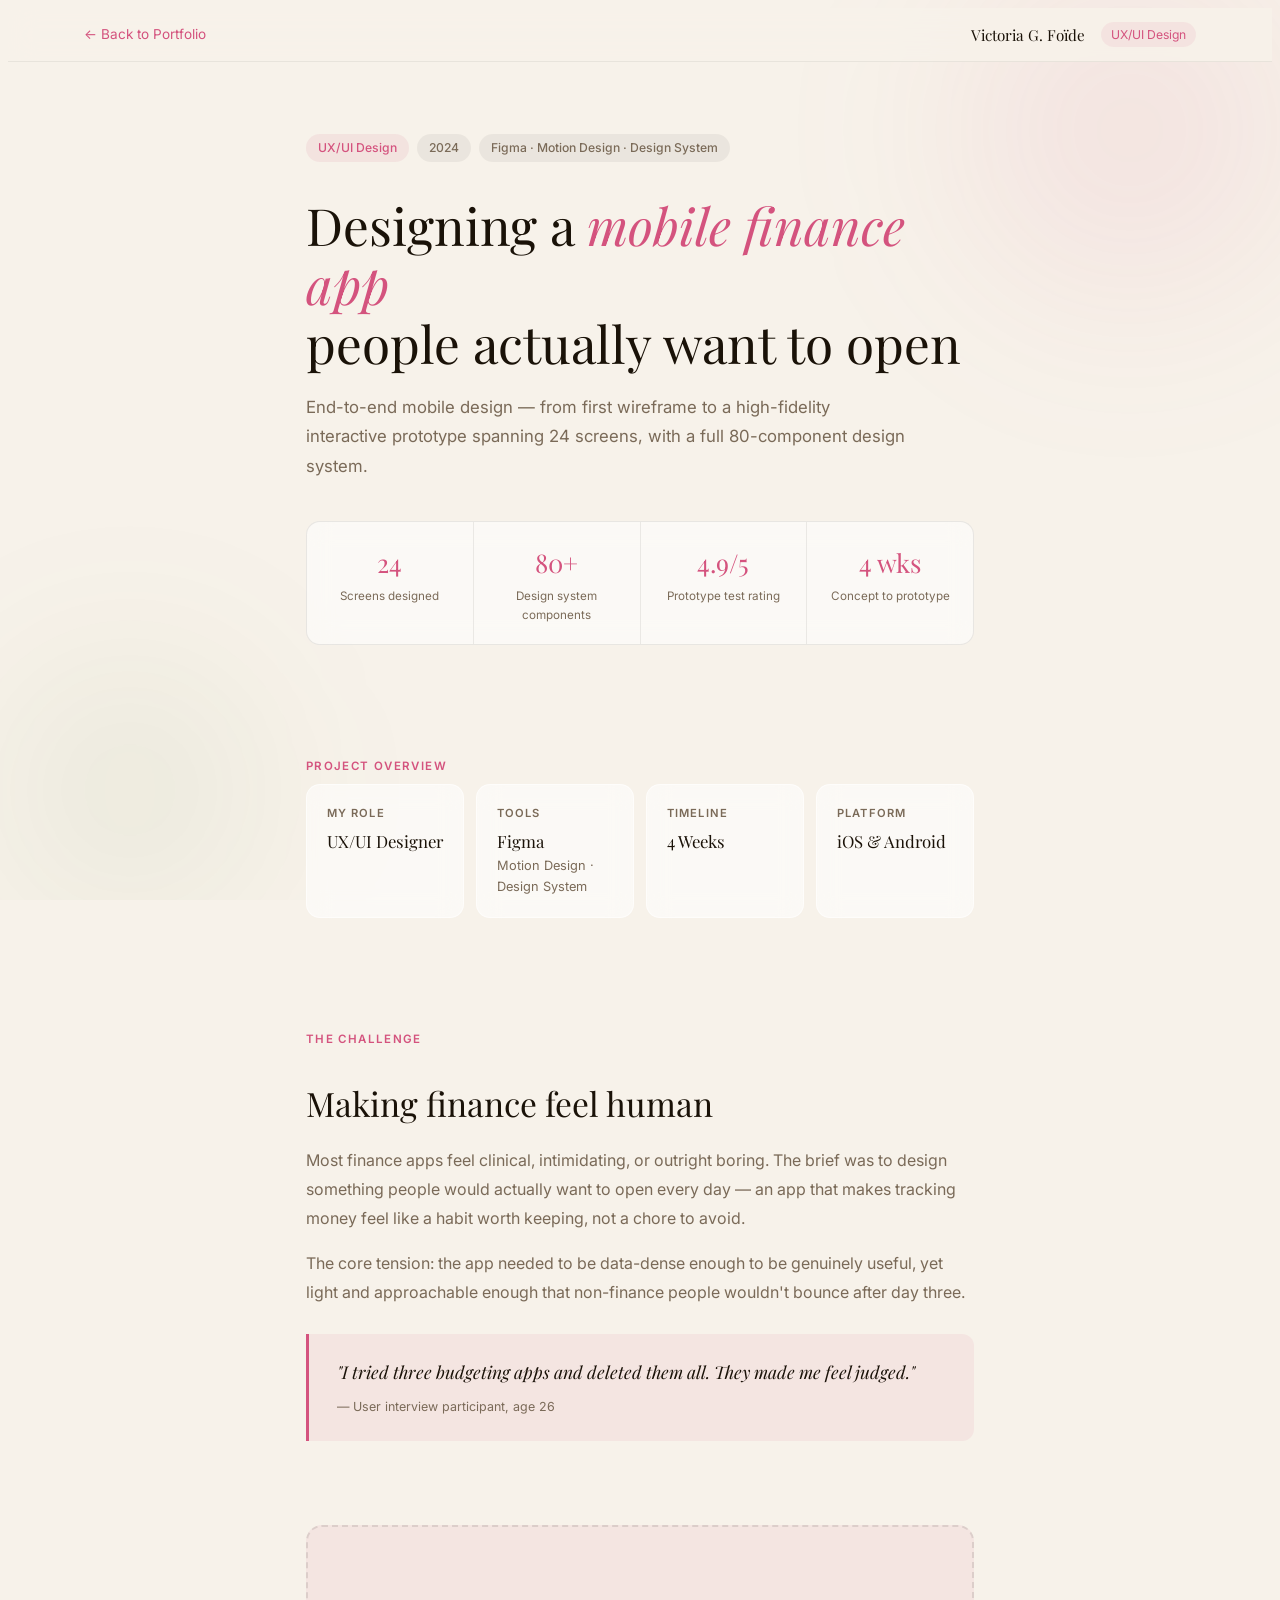
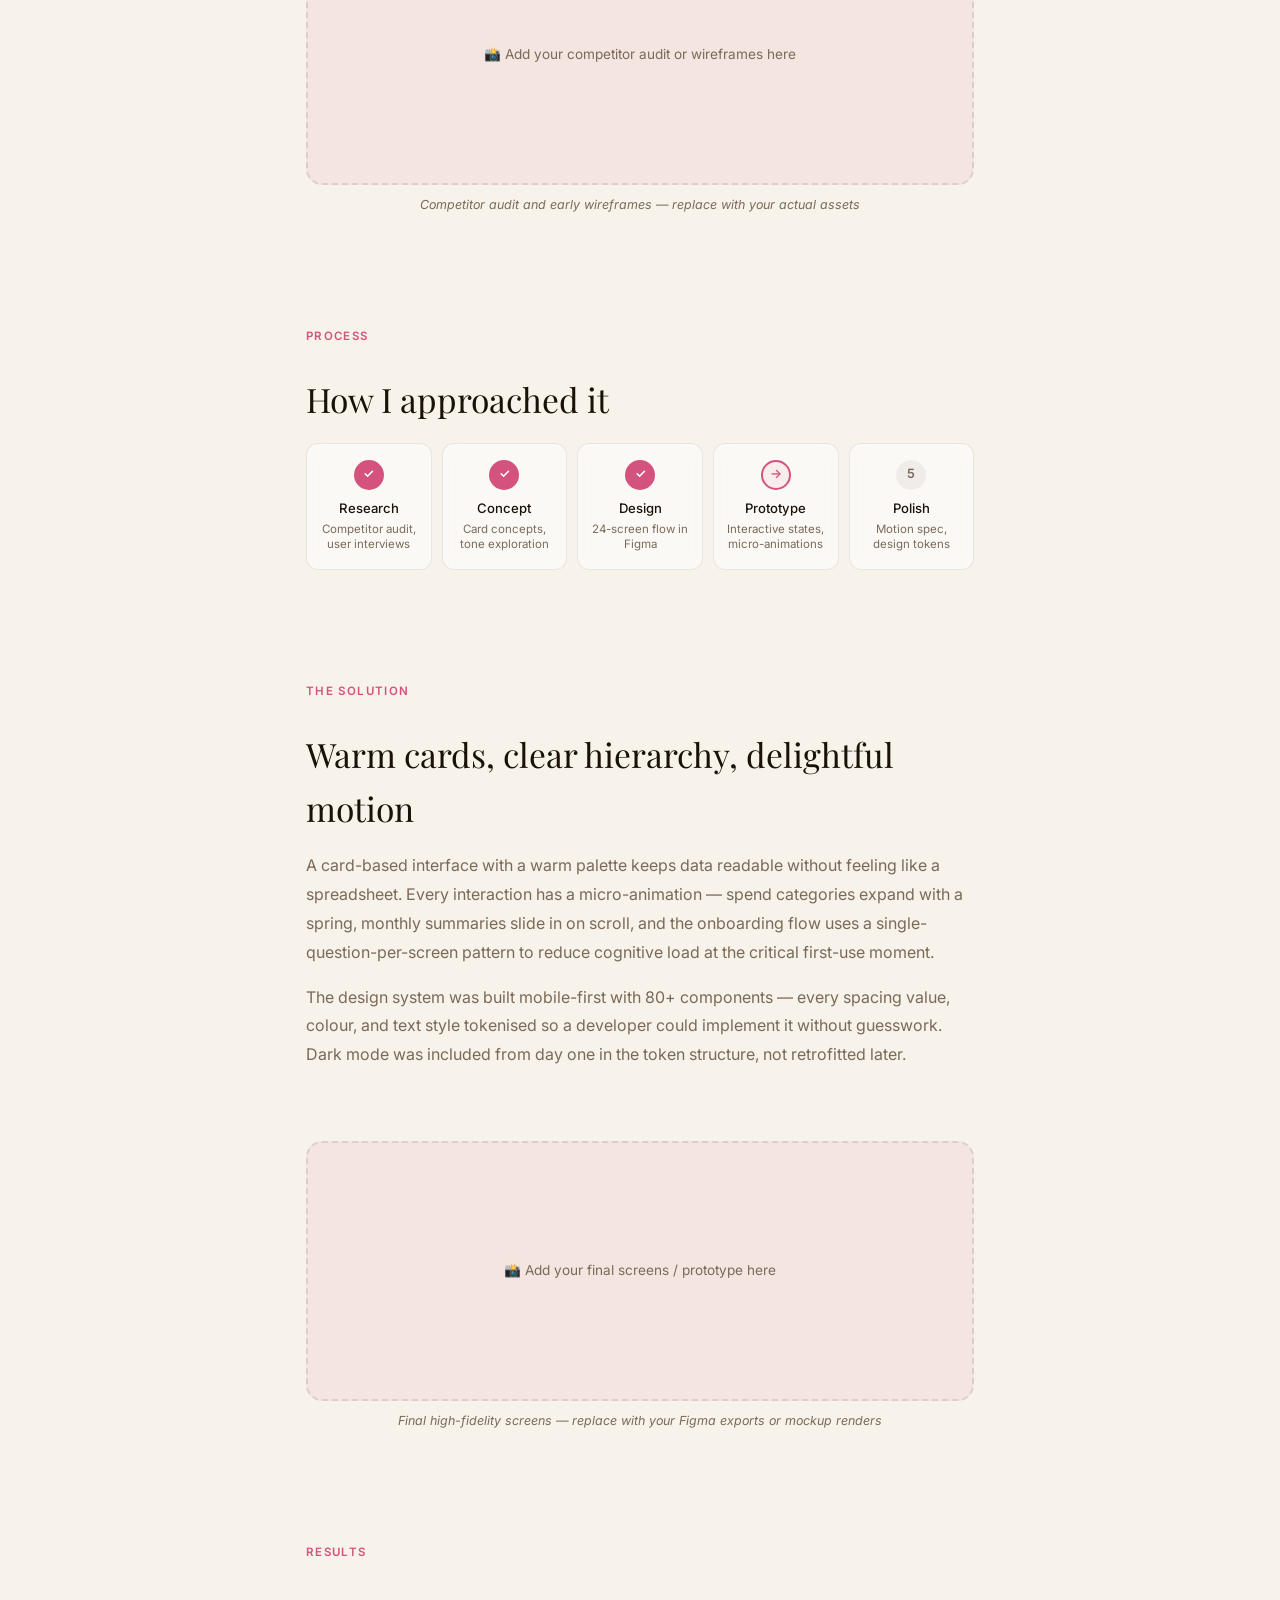
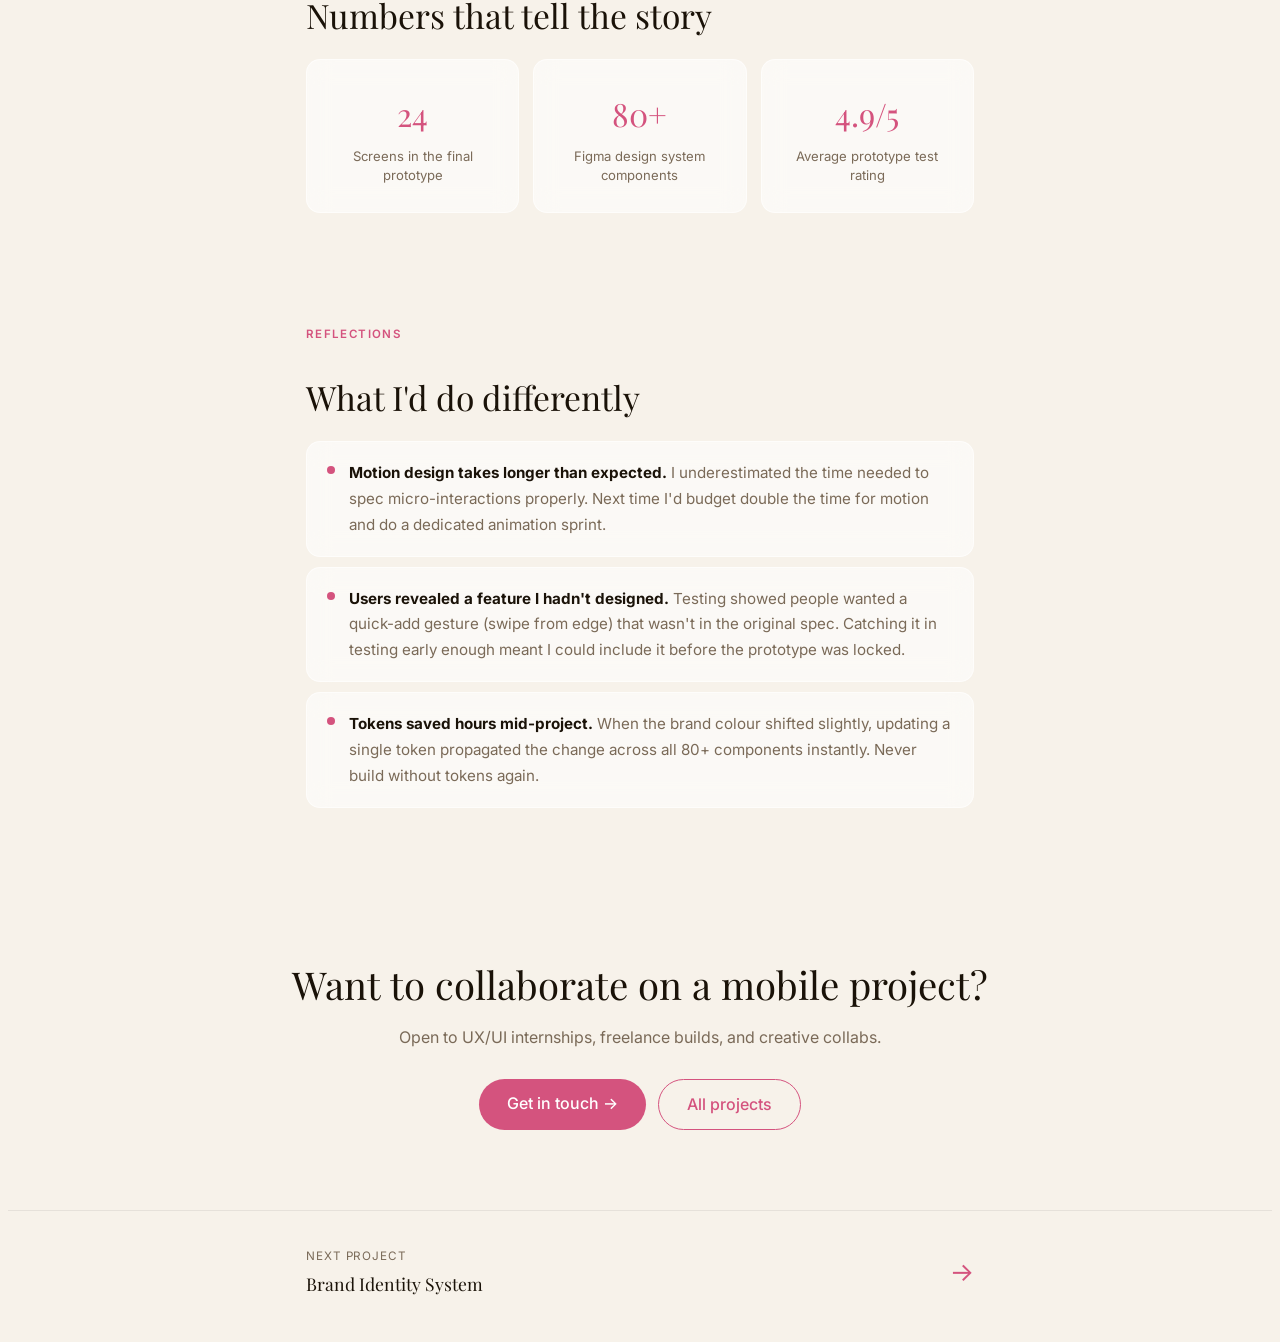
<file: case-study-mobile.html>
<!DOCTYPE html>
<html lang="en">
<head>
  <meta charset="UTF-8" />
  <meta name="viewport" content="width=device-width, initial-scale=1.0" />
  <title>Mobile App Concept — Victoria G. Foïde</title>
  <link rel="preconnect" href="https://fonts.googleapis.com" />
  <link rel="preconnect" href="https://fonts.gstatic.com" crossorigin />
  <link href="https://fonts.googleapis.com/css2?family=Inter:wght@300;400;500&family=Playfair+Display:ital,wght@0,400;0,500;1,400&display=swap" rel="stylesheet" />
  <style>
    :root {
      --accent:      #D4537E;
      --accent-soft: rgba(212,83,126,0.08);
      --accent-mid:  rgba(212,83,126,0.18);
    }
  </style>
  <link rel="stylesheet" href="css/case-study-base.css" />
</head>
<body>

  <div class="page-transition" id="page-transition"></div>
  <div class="blobs" aria-hidden="true"><div class="blob b1"></div><div class="blob b2"></div></div>
  <div class="pt" id="pt"></div>

  <nav class="nav">
    <a href="index.html" class="nav-back">← Back to Portfolio</a>
    <span class="nav-logo">Victoria G. Foïde</span>
    <span class="nav-tag">UX/UI Design</span>
  </nav>

  <!-- HERO -->
  <div class="hero">
    <div class="hero-meta reveal">
      <span class="hero-chip chip-pink">UX/UI Design</span>
      <span class="hero-chip chip-muted">2024</span>
      <span class="hero-chip chip-muted">Figma · Motion Design · Design System</span>
    </div>
    <h1 class="hero-h1 reveal rv2">
      Designing a <em>mobile finance app</em><br>people actually want to open
    </h1>
    <p class="hero-tagline reveal rv3">
      End-to-end mobile design — from first wireframe to a high-fidelity interactive
      prototype spanning 24 screens, with a full 80-component design system.
    </p>
    <div class="stats-bar reveal">
      <div class="stat-item"><div class="stat-val">24</div><div class="stat-key">Screens designed</div></div>
      <div class="stat-item"><div class="stat-val">80+</div><div class="stat-key">Design system components</div></div>
      <div class="stat-item"><div class="stat-val">4.9/5</div><div class="stat-key">Prototype test rating</div></div>
      <div class="stat-item"><div class="stat-val">4 wks</div><div class="stat-key">Concept to prototype</div></div>
    </div>
  </div>

  <!-- OVERVIEW -->
  <div class="section">
    <div class="section-eyebrow reveal">Project Overview</div>
    <div class="overview-grid reveal rv2">
      <div class="overview-card glass">
        <div class="ov-label">My Role</div>
        <div class="ov-value">UX/UI Designer</div>
      </div>
      <div class="overview-card glass">
        <div class="ov-label">Tools</div>
        <div class="ov-value">Figma</div>
        <div class="ov-sub">Motion Design · Design System</div>
      </div>
      <div class="overview-card glass">
        <div class="ov-label">Timeline</div>
        <div class="ov-value">4 Weeks</div>
      </div>
      <div class="overview-card glass">
        <div class="ov-label">Platform</div>
        <div class="ov-value">iOS & Android</div>
      </div>
    </div>
  </div>

  <!-- CHALLENGE -->
  <div class="section">
    <div class="section-eyebrow reveal">The Challenge</div>
    <h2 class="section-h2 reveal rv2">Making finance feel human</h2>
    <p class="body-text reveal rv3">
      Most finance apps feel clinical, intimidating, or outright boring. The brief was to design
      something people would actually want to open every day — an app that makes tracking money
      feel like a habit worth keeping, not a chore to avoid.
    </p>
    <p class="body-text reveal rv3">
      The core tension: the app needed to be data-dense enough to be genuinely useful, yet light
      and approachable enough that non-finance people wouldn't bounce after day three.
    </p>
    <div class="quote-block reveal">
      <div class="quote-text">"I tried three budgeting apps and deleted them all. They made me feel judged."</div>
      <div class="quote-attr">— User interview participant, age 26</div>
    </div>
  </div>

  <!-- IMAGE PLACEHOLDER — research -->
  <div class="img-wrap">
    <div class="img-inner reveal">
      <div class="img-label">📸 Add your competitor audit or wireframes here</div>
    </div>
    <div class="img-caption">Competitor audit and early wireframes — replace with your actual assets</div>
  </div>

  <!-- PROCESS -->
  <div class="section">
    <div class="section-eyebrow reveal">Process</div>
    <h2 class="section-h2 reveal rv2">How I approached it</h2>
    <div class="process-steps reveal rv2">
      <div class="process-step">
        <div class="ps-dot done">✓</div>
        <div class="ps-name">Research</div>
        <div class="ps-sub">Competitor audit, user interviews</div>
      </div>
      <div class="process-step">
        <div class="ps-dot done">✓</div>
        <div class="ps-name">Concept</div>
        <div class="ps-sub">Card concepts, tone exploration</div>
      </div>
      <div class="process-step">
        <div class="ps-dot done">✓</div>
        <div class="ps-name">Design</div>
        <div class="ps-sub">24-screen flow in Figma</div>
      </div>
      <div class="process-step">
        <div class="ps-dot active">→</div>
        <div class="ps-name">Prototype</div>
        <div class="ps-sub">Interactive states, micro-animations</div>
      </div>
      <div class="process-step">
        <div class="ps-dot idle">5</div>
        <div class="ps-name">Polish</div>
        <div class="ps-sub">Motion spec, design tokens</div>
      </div>
    </div>
  </div>

  <!-- SOLUTION -->
  <div class="section">
    <div class="section-eyebrow reveal">The Solution</div>
    <h2 class="section-h2 reveal rv2">Warm cards, clear hierarchy, delightful motion</h2>
    <p class="body-text reveal rv3">
      A card-based interface with a warm palette keeps data readable without feeling like a
      spreadsheet. Every interaction has a micro-animation — spend categories expand with a spring,
      monthly summaries slide in on scroll, and the onboarding flow uses a single-question-per-screen
      pattern to reduce cognitive load at the critical first-use moment.
    </p>
    <p class="body-text reveal rv3">
      The design system was built mobile-first with 80+ components — every spacing value, colour, and
      text style tokenised so a developer could implement it without guesswork. Dark mode was included
      from day one in the token structure, not retrofitted later.
    </p>
  </div>

  <!-- IMAGE PLACEHOLDER — final output -->
  <div class="img-wrap">
    <div class="img-inner reveal">
      <div class="img-label">📸 Add your final screens / prototype here</div>
    </div>
    <div class="img-caption">Final high-fidelity screens — replace with your Figma exports or mockup renders</div>
  </div>

  <!-- RESULTS -->
  <div class="section">
    <div class="section-eyebrow reveal">Results</div>
    <h2 class="section-h2 reveal rv2">Numbers that tell the story</h2>
    <div class="results-grid reveal rv2">
      <div class="result-box glass">
        <div class="result-val">24</div>
        <div class="result-label">Screens in the final prototype</div>
      </div>
      <div class="result-box glass">
        <div class="result-val">80+</div>
        <div class="result-label">Figma design system components</div>
      </div>
      <div class="result-box glass">
        <div class="result-val">4.9/5</div>
        <div class="result-label">Average prototype test rating</div>
      </div>
    </div>
  </div>

  <!-- LEARNINGS -->
  <div class="section">
    <div class="section-eyebrow reveal">Reflections</div>
    <h2 class="section-h2 reveal rv2">What I'd do differently</h2>
    <div class="reveal rv2">
      <div class="learning-item glass">
        <div class="ld"></div>
        <div class="learning-text">
          <strong>Motion design takes longer than expected.</strong> I underestimated
          the time needed to spec micro-interactions properly. Next time I'd budget double the
          time for motion and do a dedicated animation sprint.
        </div>
      </div>
      <div class="learning-item glass">
        <div class="ld"></div>
        <div class="learning-text">
          <strong>Users revealed a feature I hadn't designed.</strong> Testing showed people
          wanted a quick-add gesture (swipe from edge) that wasn't in the original spec.
          Catching it in testing early enough meant I could include it before the prototype was locked.
        </div>
      </div>
      <div class="learning-item glass">
        <div class="ld"></div>
        <div class="learning-text">
          <strong>Tokens saved hours mid-project.</strong> When the brand colour shifted slightly,
          updating a single token propagated the change across all 80+ components instantly.
          Never build without tokens again.
        </div>
      </div>
    </div>
  </div>

  <!-- CTA -->
  <div class="cta-section">
    <div class="reveal">
      <div class="cta-h">Want to collaborate on a mobile project?</div>
      <div class="cta-sub">Open to UX/UI internships, freelance builds, and creative collabs.</div>
    </div>
    <div class="cta-btns reveal rv2">
      <a href="index.html#contact" class="btn-accent">Get in touch →</a>
      <a href="index.html#work" class="btn-outline">All projects</a>
    </div>
  </div>

  <!-- NEXT PROJECT -->
  <div class="next-project">
    <a href="case-study-brand.html" class="next-inner">
      <div>
        <div class="next-label">Next project</div>
        <div class="next-title">Brand Identity System</div>
      </div>
      <div class="next-arrow">→</div>
    </a>
  </div>

  <script>
    const pt = document.getElementById('pt');
    window.addEventListener('scroll', () => {
      pt.style.width = (window.scrollY / (document.body.scrollHeight - window.innerHeight) * 100) + '%';
    });
    const obs = new IntersectionObserver((entries) => {
      entries.forEach(e => { if (e.isIntersecting) { e.target.classList.add('visible'); obs.unobserve(e.target); } });
    }, { threshold: 0.1 });
    document.querySelectorAll('.reveal').forEach(el => obs.observe(el));
    setTimeout(() => document.querySelectorAll('.hero .reveal').forEach(el => el.classList.add('visible')), 80);
    const overlay = document.getElementById('page-transition');
    requestAnimationFrame(() => requestAnimationFrame(() => overlay.classList.add('fade-out')));
    document.addEventListener('click', e => {
      const a = e.target.closest('a[href]');
      if (a && a.href.includes('.html') && !a.href.includes('#')) {
        e.preventDefault(); overlay.classList.remove('fade-out');
        setTimeout(() => window.location.href = a.href, 420);
      }
    });
  </script>
</body>
</html>
</file>
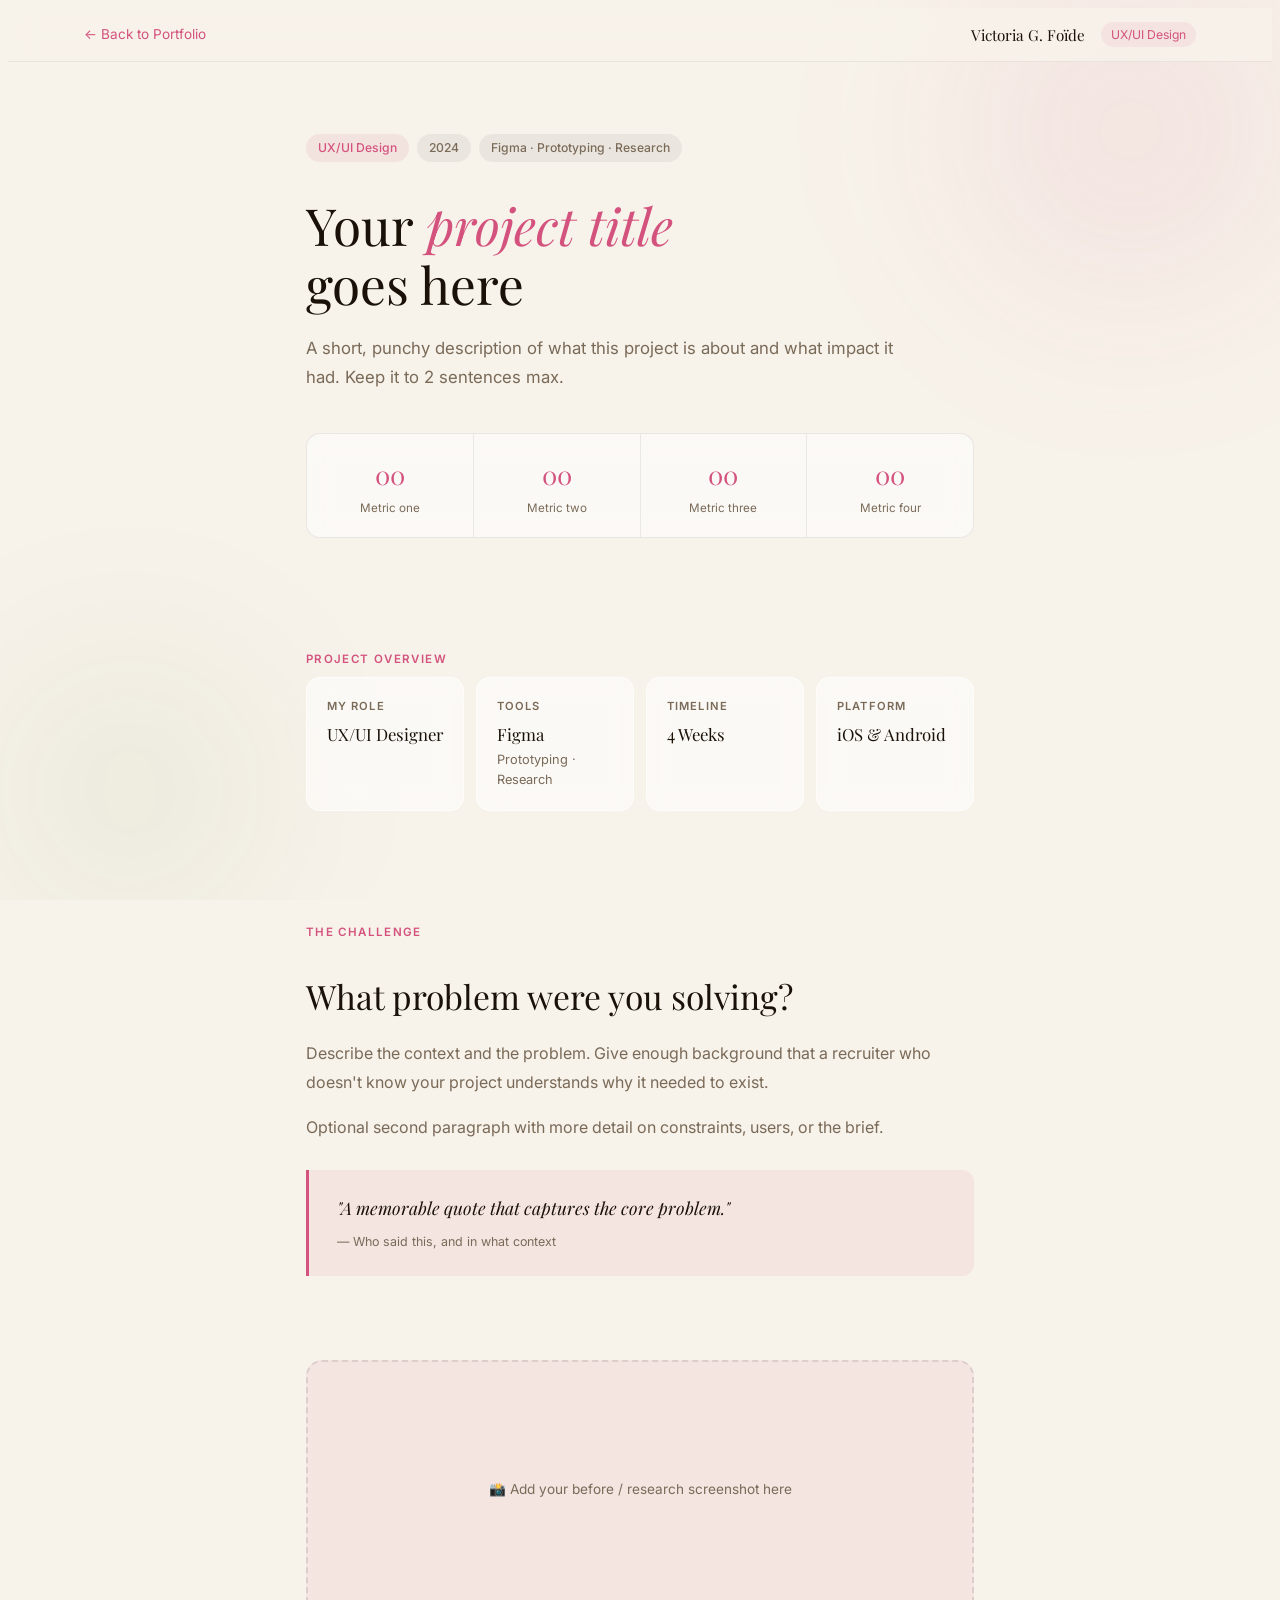
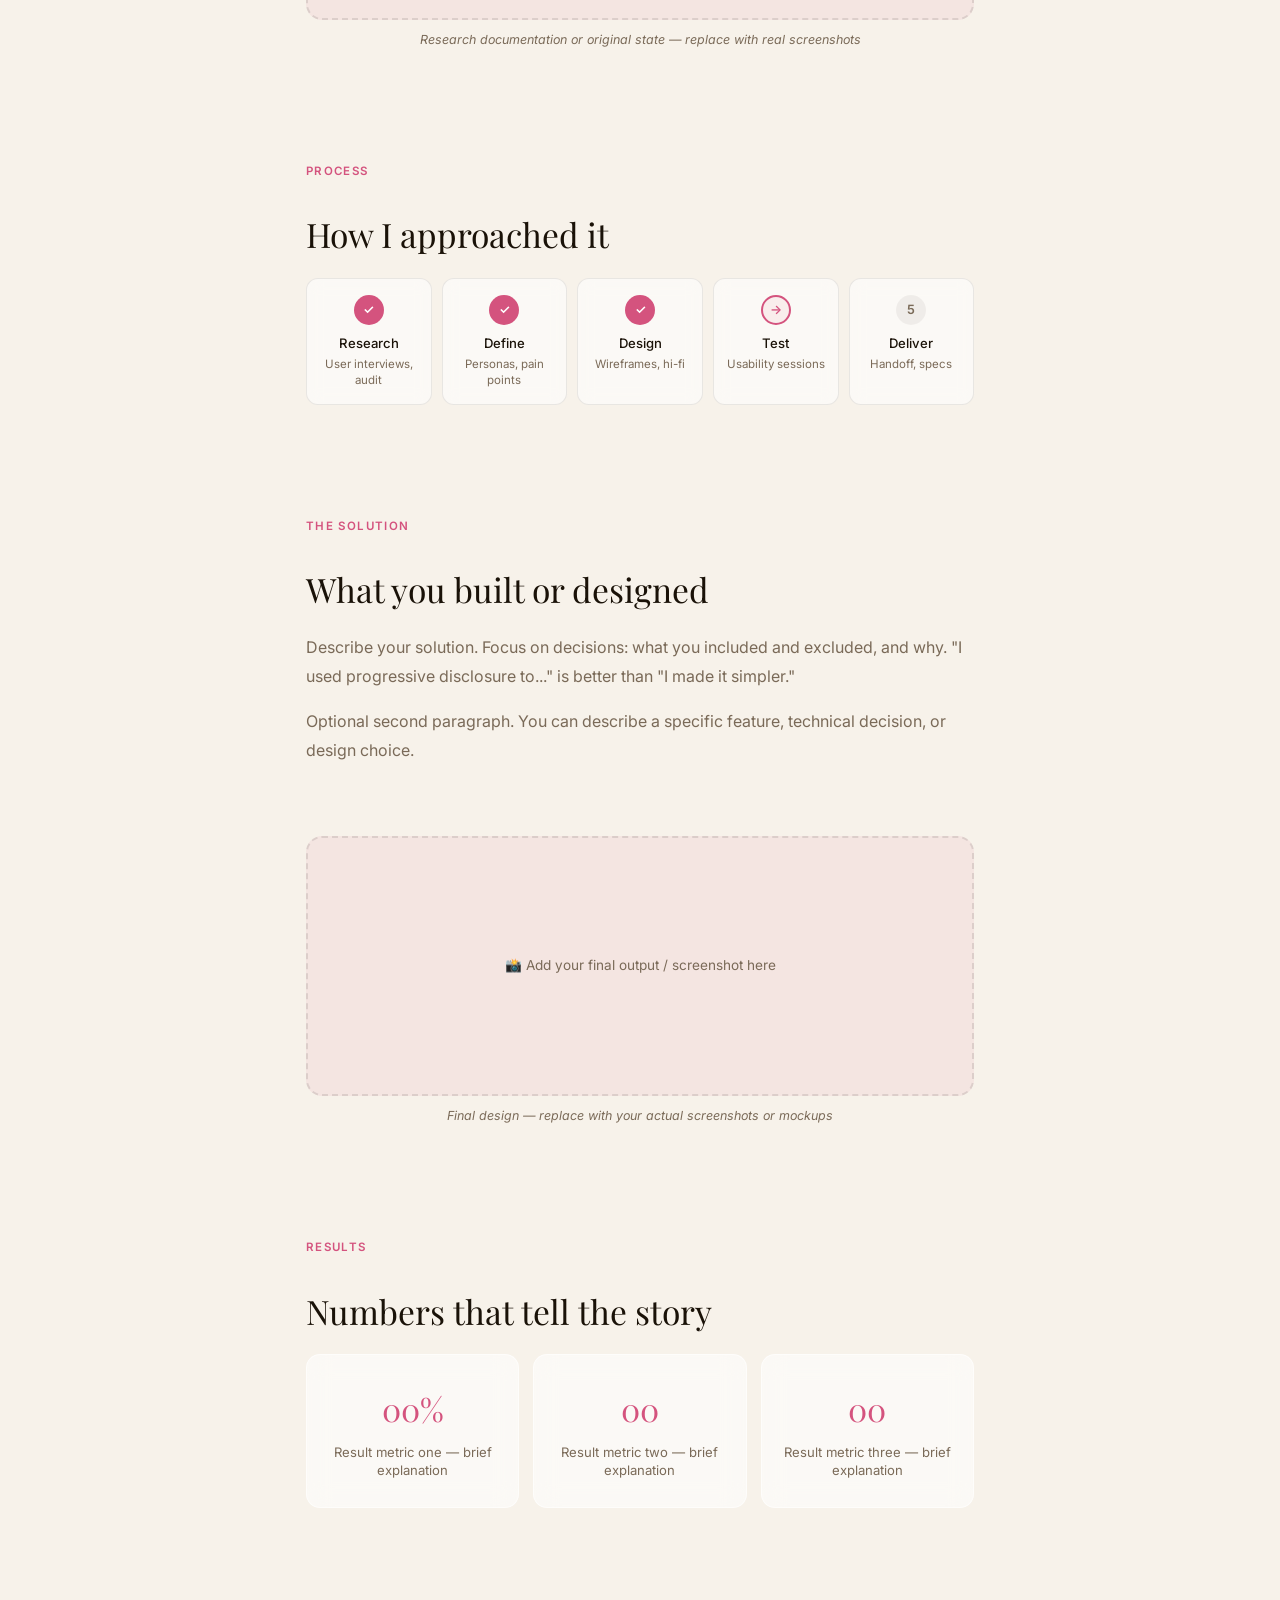
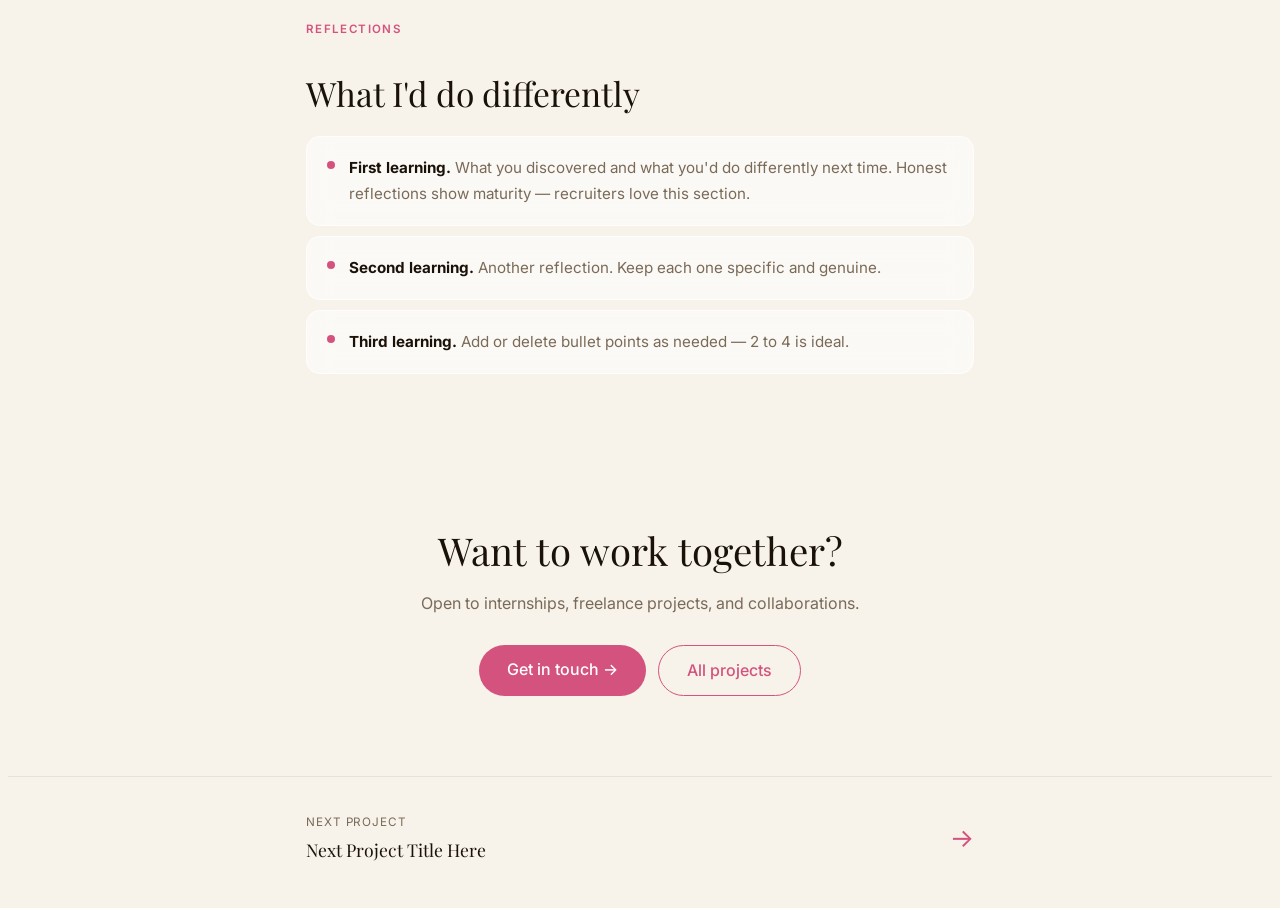
<file: case-study-template.html>
<!DOCTYPE html>
<html lang="en">
<head>
  <meta charset="UTF-8" />
  <meta name="viewport" content="width=device-width, initial-scale=1.0" />

  <!-- ✏️ EDIT: Change "Project Name" to your project title -->
  <title>Project Name — Victoria G. Foïde</title>

  <link rel="preconnect" href="https://fonts.googleapis.com" />
  <link rel="preconnect" href="https://fonts.gstatic.com" crossorigin />
  <link href="https://fonts.googleapis.com/css2?family=Inter:wght@300;400;500&family=Playfair+Display:ital,wght@0,400;0,500;1,400&display=swap" rel="stylesheet" />

  <style>
    /* ╔════════════════════════════════════════════════════════╗
       ║  ✏️ STEP 1 — PICK YOUR ACCENT COLOUR                  ║
       ║                                                        ║
       ║  Copy one of these sets and paste it below:           ║
       ║                                                        ║
       ║  PINK  (Design / UX / UI)                             ║
       ║    --accent:      #D4537E;                            ║
       ║    --accent-soft: rgba(212,83,126,0.08);              ║
       ║    --accent-mid:  rgba(212,83,126,0.18);              ║
       ║                                                        ║
       ║  GREEN (Dev / Code / Web)                             ║
       ║    --accent:      #3B6D11;                            ║
       ║    --accent-soft: rgba(59,109,17,0.08);               ║
       ║    --accent-mid:  rgba(59,109,17,0.18);               ║
       ║                                                        ║
       ║  GOLD  (AI / Data Science / ML)                       ║
       ║    --accent:      #8B6B09;                            ║
       ║    --accent-soft: rgba(139,107,9,0.08);               ║
       ║    --accent-mid:  rgba(139,107,9,0.18);               ║
       ║                                                        ║
       ║  BLUE  (Finance / BI / Analytics)                     ║
       ║    --accent:      #1A5FAB;                            ║
       ║    --accent-soft: rgba(26,95,171,0.08);               ║
       ║    --accent-mid:  rgba(26,95,171,0.18);               ║
       ╚════════════════════════════════════════════════════════╝ */
    :root {
      --accent:      #D4537E;
      --accent-soft: rgba(212,83,126,0.08);
      --accent-mid:  rgba(212,83,126,0.18);
    }
  </style>

  <!-- Shared styles — do not remove this line -->
  <link rel="stylesheet" href="css/case-study-base.css" />
</head>
<body>

  <!-- Fade transition overlay (don't touch) -->
  <div class="page-transition" id="page-transition"></div>

  <!-- Decorative background blobs (don't touch) -->
  <div class="blobs" aria-hidden="true">
    <div class="blob b1"></div>
    <div class="blob b2"></div>
  </div>

  <!-- Scroll progress bar (don't touch) -->
  <div class="pt" id="pt"></div>


  <!-- ════════════════════════════════════════════════
       NAV BAR
       ════════════════════════════════════════════════ -->
  <nav class="nav">
    <a href="index.html" class="nav-back">← Back to Portfolio</a>
    <span class="nav-logo">Victoria G. Foïde</span>
    <!-- ✏️ EDIT: label shown top-right — match your project type -->
    <span class="nav-tag">UX/UI Design</span>
  </nav>


  <!-- ════════════════════════════════════════════════
       HERO
       ════════════════════════════════════════════════ -->
  <div class="hero">

    <div class="hero-meta reveal">
      <!-- ✏️ EDIT: first chip colour → chip-pink / chip-green / chip-gold / chip-blue -->
      <span class="hero-chip chip-pink">UX/UI Design</span>
      <!-- ✏️ EDIT: year -->
      <span class="hero-chip chip-muted">2024</span>
      <!-- ✏️ EDIT: tools used, separated by · -->
      <span class="hero-chip chip-muted">Figma · Prototyping · Research</span>
    </div>

    <h1 class="hero-h1 reveal rv2">
      <!-- ✏️ EDIT: main headline — wrap 2–3 key words in <em> for italic pink accent -->
      Your <em>project title</em><br>goes here
    </h1>

    <p class="hero-tagline reveal rv3">
      <!-- ✏️ EDIT: 1–2 sentences. What did you build? What was the result? -->
      A short, punchy description of what this project is about and what impact it had.
      Keep it to 2 sentences max.
    </p>

    <!-- ✏️ EDIT: 4 headline stats. HIDE THIS BAR: add style="display:none" to the div below -->
    <div class="stats-bar reveal">
      <div class="stat-item">
        <div class="stat-val">00</div>       <!-- ✏️ EDIT: number -->
        <div class="stat-key">Metric one</div> <!-- ✏️ EDIT: label -->
      </div>
      <div class="stat-item">
        <div class="stat-val">00</div>
        <div class="stat-key">Metric two</div>
      </div>
      <div class="stat-item">
        <div class="stat-val">00</div>
        <div class="stat-key">Metric three</div>
      </div>
      <div class="stat-item">
        <div class="stat-val">00</div>
        <div class="stat-key">Metric four</div>
      </div>
    </div>

  </div><!-- /hero -->


  <!-- ════════════════════════════════════════════════
       OVERVIEW CARDS  (role / tools / timeline / platform)
       HIDE: add style="display:none" to the <div class="section"> below
       ════════════════════════════════════════════════ -->
  <div class="section">
    <div class="section-eyebrow reveal">Project Overview</div>
    <div class="overview-grid reveal rv2">

      <div class="overview-card glass">
        <div class="ov-label">My Role</div>
        <div class="ov-value">UX/UI Designer</div>  <!-- ✏️ EDIT -->
      </div>

      <div class="overview-card glass">
        <div class="ov-label">Tools</div>
        <div class="ov-value">Figma</div>            <!-- ✏️ EDIT: main tool -->
        <div class="ov-sub">Prototyping · Research</div> <!-- ✏️ EDIT: other tools -->
      </div>

      <div class="overview-card glass">
        <div class="ov-label">Timeline</div>
        <div class="ov-value">4 Weeks</div>          <!-- ✏️ EDIT -->
      </div>

      <div class="overview-card glass">
        <div class="ov-label">Platform</div>
        <div class="ov-value">iOS & Android</div>    <!-- ✏️ EDIT: Web App / Desktop / Mobile / etc. -->
      </div>

    </div>
  </div>


  <!-- ════════════════════════════════════════════════
       THE CHALLENGE
       HIDE: add style="display:none" to the section div
       ════════════════════════════════════════════════ -->
  <div class="section">
    <div class="section-eyebrow reveal">The Challenge</div>
    <h2 class="section-h2 reveal rv2">
      <!-- ✏️ EDIT: a short title for the problem you faced -->
      What problem were you solving?
    </h2>

    <!-- ✏️ EDIT: 1–2 paragraphs. What was broken? Who was affected? Why did it matter? -->
    <p class="body-text reveal rv3">
      Describe the context and the problem. Give enough background that a recruiter
      who doesn't know your project understands why it needed to exist.
    </p>
    <!-- ✏️ EDIT: delete this second paragraph if you don't need it -->
    <p class="body-text reveal rv3">
      Optional second paragraph with more detail on constraints, users, or the brief.
    </p>

    <!-- ✏️ EDIT: a real quote — from a user interview, your brief, or a stakeholder -->
    <div class="quote-block reveal">
      <div class="quote-text">"A memorable quote that captures the core problem."</div>
      <div class="quote-attr">— Who said this, and in what context</div>
    </div>
  </div>


  <!-- ════════════════════════════════════════════════
       IMAGE / SCREENSHOT — Before state or research
       HIDE: add style="display:none" to the img-wrap div
       ════════════════════════════════════════════════ -->
  <div class="img-wrap">
    <div class="img-inner reveal">
      <!-- ✏️ EDIT: replace the div below with an <img> tag when you have screenshots:
           <img src="images/your-screenshot.png" alt="Before state" style="width:100%;height:100%;object-fit:cover;border-radius:14px;">
      -->
      <div class="img-label">📸 Add your before / research screenshot here</div>
    </div>
    <!-- ✏️ EDIT: caption text below the image -->
    <div class="img-caption">Research documentation or original state — replace with real screenshots</div>
  </div>


  <!-- ════════════════════════════════════════════════
       PROCESS STEPS
       HIDE: add style="display:none" to the section div
       ════════════════════════════════════════════════ -->
  <div class="section">
    <div class="section-eyebrow reveal">Process</div>
    <h2 class="section-h2 reveal rv2">How I approached it</h2>

    <!-- ✏️ EDIT: rename steps and sub-labels to match YOUR process.
         Dot states: done (filled) / active (outlined, current step) / idle (grey, not started)
         Add or remove <div class="process-step"> blocks freely. -->
    <div class="process-steps reveal rv2">

      <div class="process-step">
        <div class="ps-dot done">✓</div>
        <div class="ps-name">Research</div>            <!-- ✏️ EDIT -->
        <div class="ps-sub">User interviews, audit</div> <!-- ✏️ EDIT -->
      </div>

      <div class="process-step">
        <div class="ps-dot done">✓</div>
        <div class="ps-name">Define</div>              <!-- ✏️ EDIT -->
        <div class="ps-sub">Personas, pain points</div> <!-- ✏️ EDIT -->
      </div>

      <div class="process-step">
        <div class="ps-dot done">✓</div>
        <div class="ps-name">Design</div>              <!-- ✏️ EDIT -->
        <div class="ps-sub">Wireframes, hi-fi</div>    <!-- ✏️ EDIT -->
      </div>

      <div class="process-step">
        <div class="ps-dot active">→</div>
        <div class="ps-name">Test</div>                <!-- ✏️ EDIT -->
        <div class="ps-sub">Usability sessions</div>   <!-- ✏️ EDIT -->
      </div>

      <div class="process-step">
        <div class="ps-dot idle">5</div>
        <div class="ps-name">Deliver</div>             <!-- ✏️ EDIT -->
        <div class="ps-sub">Handoff, specs</div>       <!-- ✏️ EDIT -->
      </div>

    </div>
  </div>


  <!-- ════════════════════════════════════════════════
       THE SOLUTION
       HIDE: add style="display:none" to the section div
       ════════════════════════════════════════════════ -->
  <div class="section">
    <div class="section-eyebrow reveal">The Solution</div>
    <h2 class="section-h2 reveal rv2">
      <!-- ✏️ EDIT: punchy title for your solution -->
      What you built or designed
    </h2>

    <!-- ✏️ EDIT: 1–2 paragraphs. Be specific — what decisions did you make and why? -->
    <p class="body-text reveal rv3">
      Describe your solution. Focus on decisions: what you included and excluded, and why.
      "I used progressive disclosure to..." is better than "I made it simpler."
    </p>
    <!-- ✏️ EDIT: delete this second paragraph if you don't need it -->
    <p class="body-text reveal rv3">
      Optional second paragraph. You can describe a specific feature, technical decision, or design choice.
    </p>
  </div>


  <!-- ════════════════════════════════════════════════
       IMAGE / SCREENSHOT — Final output
       HIDE: add style="display:none" to the img-wrap div
       ════════════════════════════════════════════════ -->
  <div class="img-wrap">
    <div class="img-inner reveal">
      <!-- ✏️ EDIT: replace with <img> tag when you have screenshots -->
      <div class="img-label">📸 Add your final output / screenshot here</div>
    </div>
    <div class="img-caption">Final design — replace with your actual screenshots or mockups</div>
  </div>


  <!-- ════════════════════════════════════════════════
       RESULTS
       HIDE: add style="display:none" to the section div if you have no metrics yet
       ════════════════════════════════════════════════ -->
  <div class="section">
    <div class="section-eyebrow reveal">Results</div>
    <h2 class="section-h2 reveal rv2">Numbers that tell the story</h2>

    <!-- ✏️ EDIT: change val + label for each box. Add or remove boxes as needed. -->
    <div class="results-grid reveal rv2">

      <div class="result-box glass">
        <div class="result-val">00%</div>     <!-- ✏️ EDIT: number / stat -->
        <div class="result-label">Result metric one — brief explanation</div> <!-- ✏️ EDIT -->
      </div>

      <div class="result-box glass">
        <div class="result-val">00</div>
        <div class="result-label">Result metric two — brief explanation</div>
      </div>

      <div class="result-box glass">
        <div class="result-val">00</div>
        <div class="result-label">Result metric three — brief explanation</div>
      </div>

    </div>
  </div>


  <!-- ════════════════════════════════════════════════
       LEARNINGS / REFLECTIONS
       HIDE: add style="display:none" to the section div
       ════════════════════════════════════════════════ -->
  <div class="section">
    <div class="section-eyebrow reveal">Reflections</div>
    <h2 class="section-h2 reveal rv2">What I'd do differently</h2>

    <!-- ✏️ EDIT: each learning-item is one bullet. Add or remove freely. -->
    <div class="reveal rv2">

      <div class="learning-item glass">
        <div class="ld"></div>
        <div class="learning-text">
          <!-- ✏️ EDIT: bold the key lesson, then explain it -->
          <strong>First learning.</strong> What you discovered and what you'd do differently next time.
          Honest reflections show maturity — recruiters love this section.
        </div>
      </div>

      <div class="learning-item glass">
        <div class="ld"></div>
        <div class="learning-text">
          <strong>Second learning.</strong> Another reflection. Keep each one specific and genuine.
        </div>
      </div>

      <div class="learning-item glass">
        <div class="ld"></div>
        <div class="learning-text">
          <strong>Third learning.</strong> Add or delete bullet points as needed — 2 to 4 is ideal.
        </div>
      </div>

    </div>
  </div>


  <!-- ════════════════════════════════════════════════
       CTA  (call to action)
       ════════════════════════════════════════════════ -->
  <div class="cta-section">
    <div class="reveal">
      <!-- ✏️ EDIT: headline and sub-line -->
      <div class="cta-h">Want to work together?</div>
      <div class="cta-sub">Open to internships, freelance projects, and collaborations.</div>
    </div>
    <div class="cta-btns reveal rv2">
      <a href="index.html#contact" class="btn-accent">Get in touch →</a>
      <a href="index.html#work" class="btn-outline">All projects</a>
    </div>
  </div>


  <!-- ════════════════════════════════════════════════
       NEXT PROJECT BANNER
       ════════════════════════════════════════════════ -->
  <div class="next-project">
    <!-- ✏️ EDIT: change href to the next case study file, and update the title -->
    <a href="case-study-template.html" class="next-inner">
      <div>
        <div class="next-label">Next project</div>
        <div class="next-title">Next Project Title Here</div> <!-- ✏️ EDIT -->
      </div>
      <div class="next-arrow">→</div>
    </a>
  </div>


  <script>
    // ── Progress bar ──────────────────────────────
    const pt = document.getElementById('pt');
    window.addEventListener('scroll', () => {
      pt.style.width = (window.scrollY / (document.body.scrollHeight - window.innerHeight) * 100) + '%';
    });

    // ── Scroll reveal ─────────────────────────────
    const obs = new IntersectionObserver((entries) => {
      entries.forEach(e => {
        if (e.isIntersecting) { e.target.classList.add('visible'); obs.unobserve(e.target); }
      });
    }, { threshold: 0.1 });
    document.querySelectorAll('.reveal').forEach(el => obs.observe(el));
    setTimeout(() => document.querySelectorAll('.hero .reveal').forEach(el => el.classList.add('visible')), 80);

    // ── Page transition ───────────────────────────
    const overlay = document.getElementById('page-transition');
    requestAnimationFrame(() => requestAnimationFrame(() => overlay.classList.add('fade-out')));
    document.addEventListener('click', e => {
      const a = e.target.closest('a[href]');
      if (a && a.href.includes('.html') && !a.href.includes('#')) {
        e.preventDefault();
        overlay.classList.remove('fade-out');
        setTimeout(() => window.location.href = a.href, 420);
      }
    });
  </script>

</body>
</html>
</file>
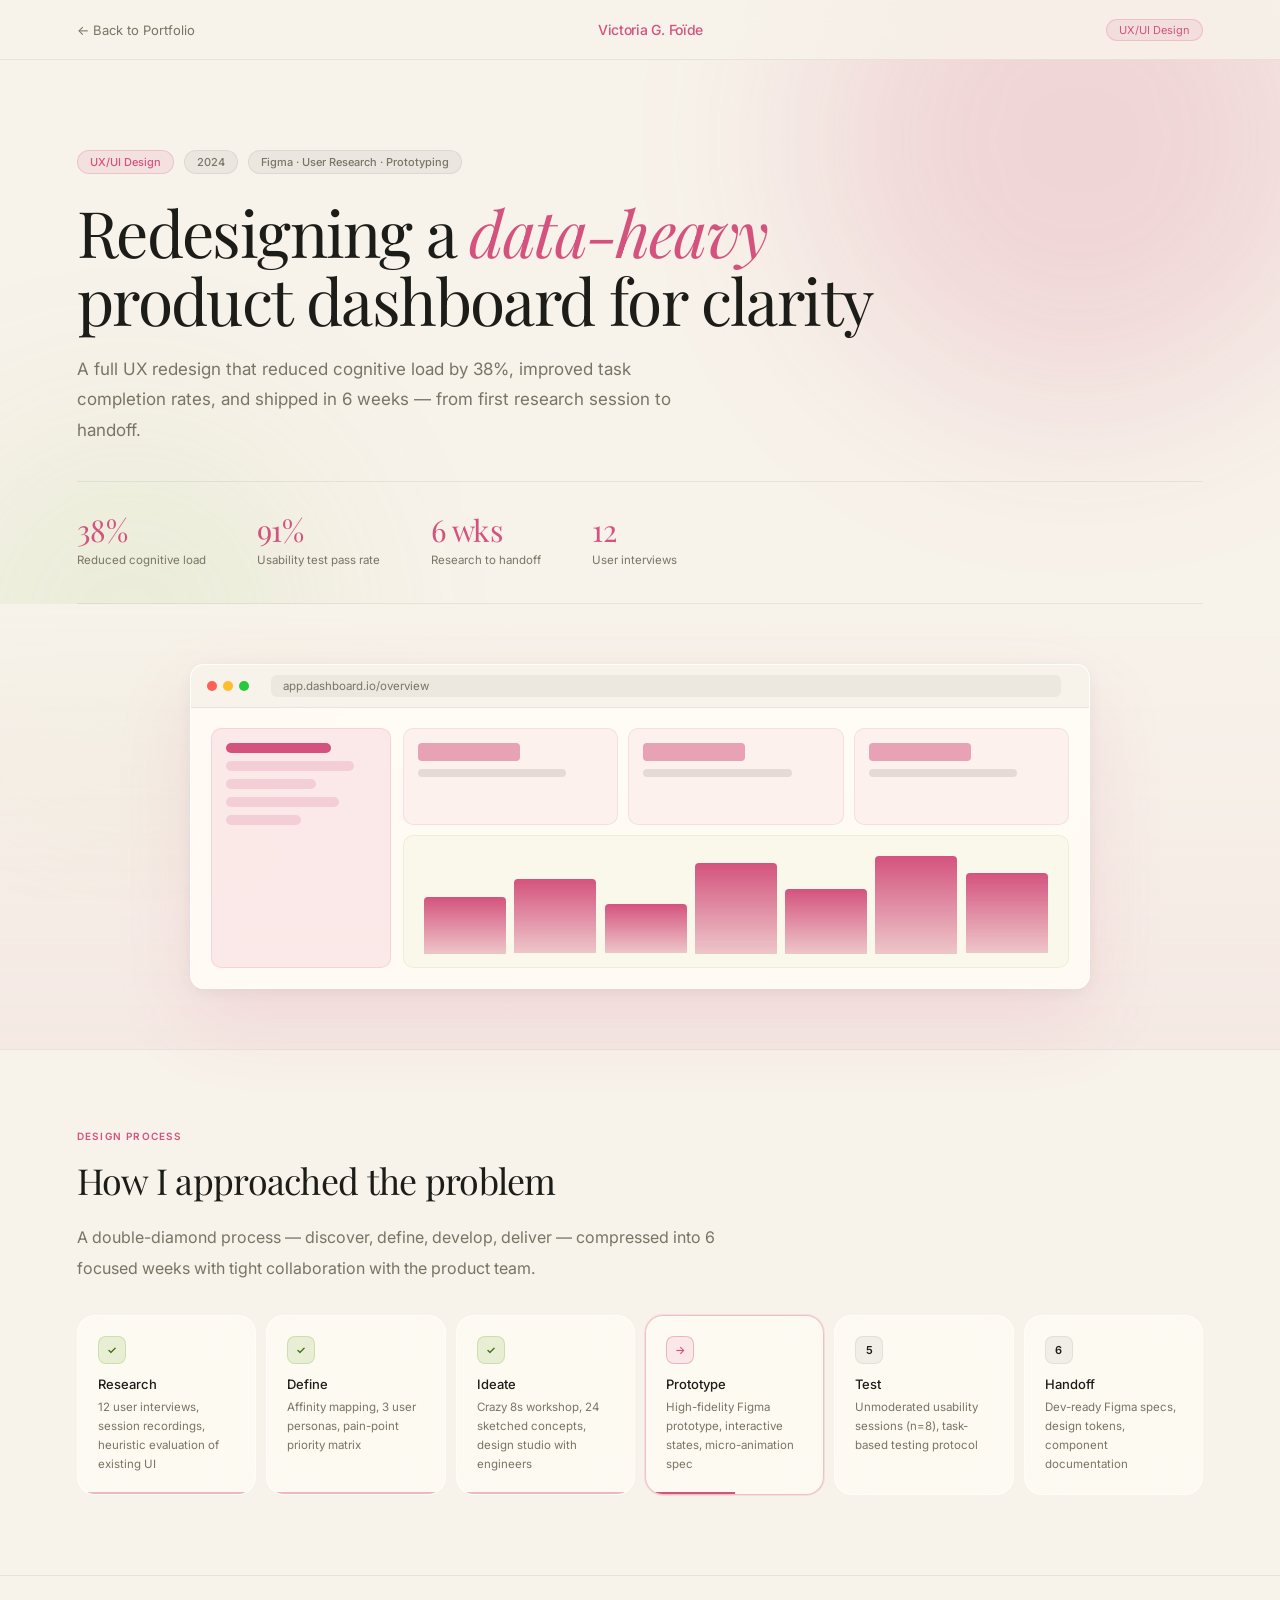
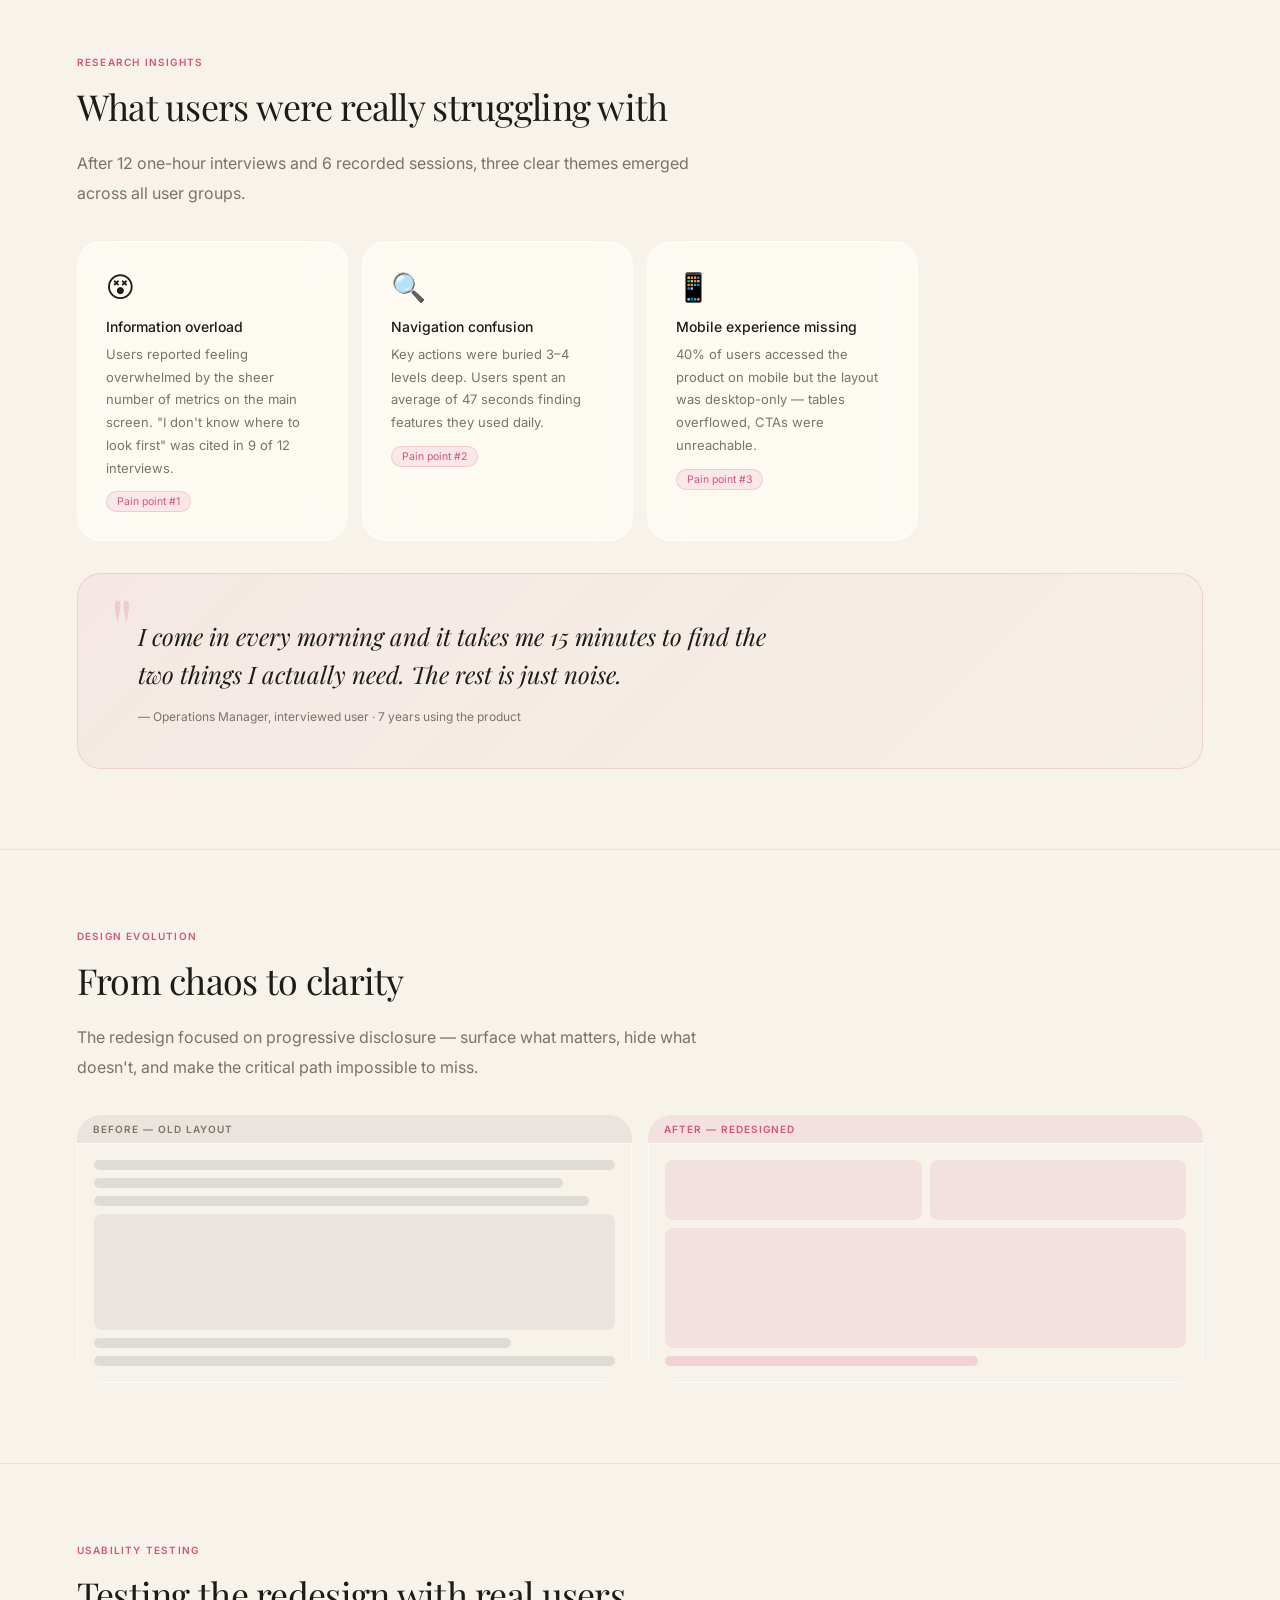
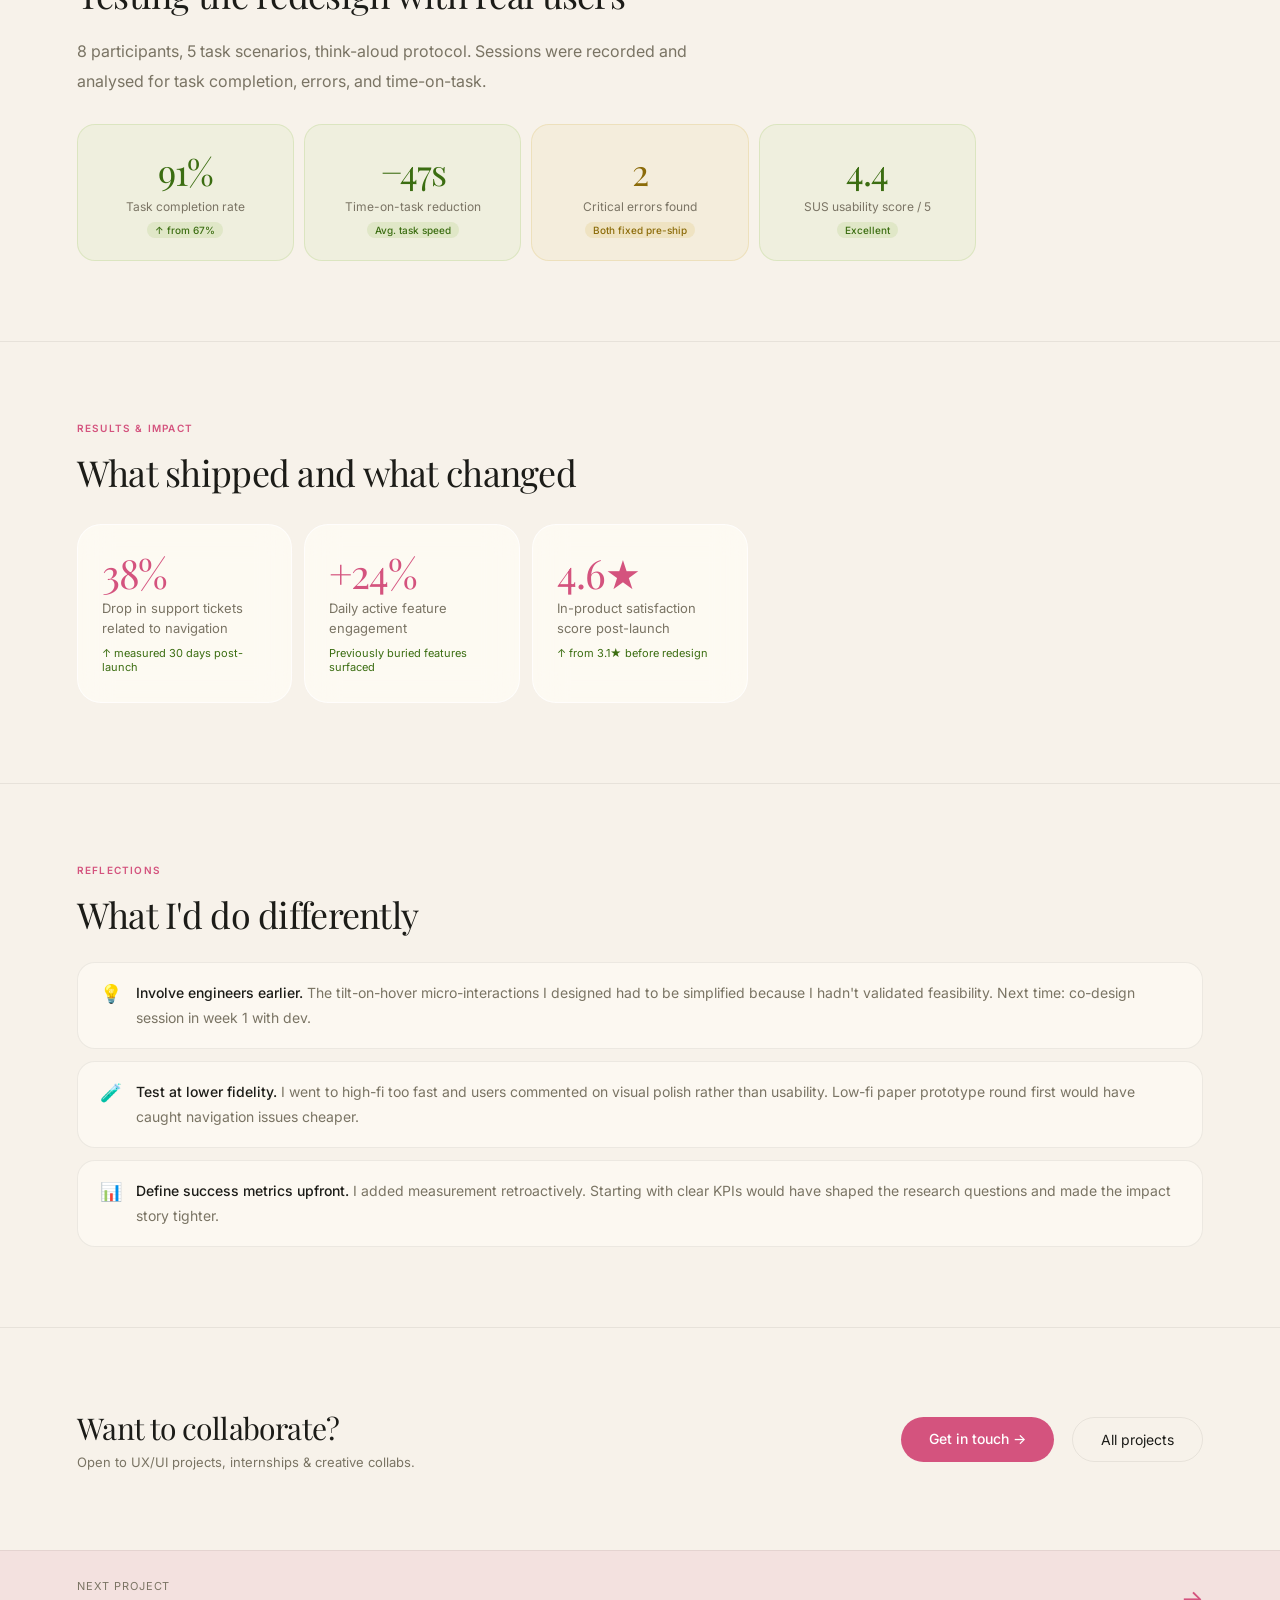
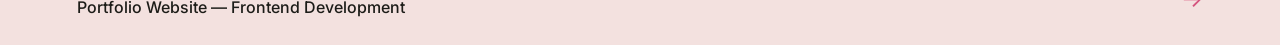
<file: case-study-uxui.html>
<!DOCTYPE html>
<html lang="en">
<head>
  <meta charset="UTF-8" />
  <meta name="viewport" content="width=device-width, initial-scale=1.0" />
  <title>UX/UI Case Study — Victoria G. Foïde</title>
  <link rel="preconnect" href="https://fonts.googleapis.com" />
  <link rel="preconnect" href="https://fonts.gstatic.com" crossorigin />
  <link href="https://fonts.googleapis.com/css2?family=Inter:wght@300;400;500&family=Playfair+Display:ital,wght@0,400;0,500;1,400&display=swap" rel="stylesheet" />
  <link rel="stylesheet" href="css/case-study-uxui.css" />
</head>
<body>
  <div class="pt" id="pt"></div>
  <div class="blobs" aria-hidden="true">
    <div class="blob b1"></div>
    <div class="blob b2"></div>
  </div>

  <!-- NAV -->
  <nav class="nav">
    <a href="index.html" class="nav-back">← Back to Portfolio</a>
    <span class="nav-logo">Victoria G. Foïde</span>
    <span class="nav-tag">UX/UI Design</span>
  </nav>

  <!-- HERO -->
  <div class="hero">
    <div class="hero-meta reveal">
      <span class="hero-chip chip-pink">UX/UI Design</span>
      <span class="hero-chip chip-year">2024</span>
      <span class="hero-chip chip-year">Figma · User Research · Prototyping</span>
    </div>
    <h1 class="hero-h1 reveal rv2">
      Redesigning a <em>data-heavy</em><br>product dashboard for clarity
    </h1>
    <p class="hero-tagline reveal rv3">
      A full UX redesign that reduced cognitive load by 38%, improved task completion rates,
      and shipped in 6 weeks — from first research session to handoff.
    </p>
    <div class="stats-bar reveal">
      <div class="stat-item">
        <div class="stat-val">38%</div>
        <div class="stat-key">Reduced cognitive load</div>
      </div>
      <div class="stat-item">
        <div class="stat-val">91%</div>
        <div class="stat-key">Usability test pass rate</div>
      </div>
      <div class="stat-item">
        <div class="stat-val">6 wks</div>
        <div class="stat-key">Research to handoff</div>
      </div>
      <div class="stat-item">
        <div class="stat-val">12</div>
        <div class="stat-key">User interviews</div>
      </div>
    </div>
  </div>

  <!-- BROWSER MOCKUP -->
  <div class="browser-wrap">
    <div class="browser-frame reveal">
      <div class="browser-bar">
        <div class="dots">
          <span class="dot dot-r"></span>
          <span class="dot dot-y"></span>
          <span class="dot dot-g"></span>
        </div>
        <div class="url-bar">app.dashboard.io/overview</div>
      </div>
      <div class="browser-body">
        <div class="mock-sidebar">
          <div class="mock-nav-item active"></div>
          <div class="mock-nav-item"></div>
          <div class="mock-nav-item"></div>
          <div class="mock-nav-item"></div>
          <div class="mock-nav-item"></div>
        </div>
        <div class="mock-main">
          <div class="mock-kpi"><div class="mock-kpi-num"></div><div class="mock-kpi-label"></div></div>
          <div class="mock-kpi"><div class="mock-kpi-num"></div><div class="mock-kpi-label"></div></div>
          <div class="mock-kpi"><div class="mock-kpi-num"></div><div class="mock-kpi-label"></div></div>
          <div class="mock-chart">
            <div class="chart-bar" style="height:55%"></div>
            <div class="chart-bar" style="height:72%"></div>
            <div class="chart-bar" style="height:48%"></div>
            <div class="chart-bar" style="height:88%"></div>
            <div class="chart-bar" style="height:63%"></div>
            <div class="chart-bar" style="height:95%"></div>
            <div class="chart-bar" style="height:78%"></div>
          </div>
        </div>
      </div>
    </div>
  </div>

  <!-- PROCESS -->
  <div class="section">
    <div class="section-eyebrow reveal">Design process</div>
    <h2 class="section-h2 reveal rv2">How I approached the problem</h2>
    <p class="section-lead reveal rv3">A double-diamond process — discover, define, develop, deliver — compressed into 6 focused weeks with tight collaboration with the product team.</p>
    <div class="process-track">
      <div class="process-step done reveal">
        <div class="ps-num">✓</div>
        <div class="ps-title">Research</div>
        <div class="ps-desc">12 user interviews, session recordings, heuristic evaluation of existing UI</div>
        <div class="ps-bar"></div>
      </div>
      <div class="process-step done reveal rv2">
        <div class="ps-num">✓</div>
        <div class="ps-title">Define</div>
        <div class="ps-desc">Affinity mapping, 3 user personas, pain-point priority matrix</div>
        <div class="ps-bar"></div>
      </div>
      <div class="process-step done reveal rv3">
        <div class="ps-num">✓</div>
        <div class="ps-title">Ideate</div>
        <div class="ps-desc">Crazy 8s workshop, 24 sketched concepts, design studio with engineers</div>
        <div class="ps-bar"></div>
      </div>
      <div class="process-step active reveal">
        <div class="ps-num">→</div>
        <div class="ps-title">Prototype</div>
        <div class="ps-desc">High-fidelity Figma prototype, interactive states, micro-animation spec</div>
        <div class="ps-bar"></div>
      </div>
      <div class="process-step reveal rv2">
        <div class="ps-num">5</div>
        <div class="ps-title">Test</div>
        <div class="ps-desc">Unmoderated usability sessions (n=8), task-based testing protocol</div>
        <div class="ps-bar"></div>
      </div>
      <div class="process-step reveal rv3">
        <div class="ps-num">6</div>
        <div class="ps-title">Handoff</div>
        <div class="ps-desc">Dev-ready Figma specs, design tokens, component documentation</div>
        <div class="ps-bar"></div>
      </div>
    </div>
  </div>

  <!-- RESEARCH INSIGHTS -->
  <div class="section">
    <div class="section-eyebrow reveal">Research insights</div>
    <h2 class="section-h2 reveal rv2">What users were really struggling with</h2>
    <p class="section-lead reveal rv3">After 12 one-hour interviews and 6 recorded sessions, three clear themes emerged across all user groups.</p>

    <div class="insights-grid">
      <div class="insight-card reveal">
        <div class="insight-icon">😵</div>
        <div class="insight-title">Information overload</div>
        <div class="insight-body">Users reported feeling overwhelmed by the sheer number of metrics on the main screen. "I don't know where to look first" was cited in 9 of 12 interviews.</div>
        <span class="insight-tag">Pain point #1</span>
      </div>
      <div class="insight-card reveal rv2">
        <div class="insight-icon">🔍</div>
        <div class="insight-title">Navigation confusion</div>
        <div class="insight-body">Key actions were buried 3–4 levels deep. Users spent an average of 47 seconds finding features they used daily.</div>
        <span class="insight-tag">Pain point #2</span>
      </div>
      <div class="insight-card reveal rv3">
        <div class="insight-icon">📱</div>
        <div class="insight-title">Mobile experience missing</div>
        <div class="insight-body">40% of users accessed the product on mobile but the layout was desktop-only — tables overflowed, CTAs were unreachable.</div>
        <span class="insight-tag">Pain point #3</span>
      </div>
    </div>

    <div class="quote-block reveal">
      <div class="quote-mark">"</div>
      <div class="quote-text">I come in every morning and it takes me 15 minutes to find the two things I actually need. The rest is just noise.</div>
      <div class="quote-attr">— Operations Manager, interviewed user · 7 years using the product</div>
    </div>
  </div>

  <!-- BEFORE / AFTER -->
  <div class="section">
    <div class="section-eyebrow reveal">Design evolution</div>
    <h2 class="section-h2 reveal rv2">From chaos to clarity</h2>
    <p class="section-lead reveal rv3">The redesign focused on progressive disclosure — surface what matters, hide what doesn't, and make the critical path impossible to miss.</p>
    <div class="ba-grid">
      <div class="ba-panel ba-before reveal">
        <div class="ba-label">Before — old layout</div>
        <div class="ba-content">
          <div class="ba-row" style="width:100%"></div>
          <div class="ba-row" style="width:90%"></div>
          <div class="ba-row" style="width:95%"></div>
          <div class="ba-box"></div>
          <div class="ba-row" style="width:80%"></div>
          <div class="ba-row" style="width:100%"></div>
        </div>
      </div>
      <div class="ba-panel ba-after reveal rv2">
        <div class="ba-label">After — redesigned</div>
        <div class="ba-content">
          <div style="display:grid;grid-template-columns:1fr 1fr;gap:8px;flex:1;">
            <div class="ba-box"></div>
            <div class="ba-box"></div>
          </div>
          <div class="ba-box" style="flex:2"></div>
          <div class="ba-row" style="width:60%"></div>
        </div>
      </div>
    </div>
  </div>

  <!-- USABILITY TESTING -->
  <div class="section">
    <div class="section-eyebrow reveal">Usability testing</div>
    <h2 class="section-h2 reveal rv2">Testing the redesign with real users</h2>
    <p class="section-lead reveal rv3">8 participants, 5 task scenarios, think-aloud protocol. Sessions were recorded and analysed for task completion, errors, and time-on-task.</p>
    <div class="test-grid">
      <div class="test-card pass reveal">
        <div class="test-pct">91%</div>
        <div class="test-label">Task completion rate</div>
        <span class="test-badge">↑ from 67%</span>
      </div>
      <div class="test-card pass reveal rv2">
        <div class="test-pct">−47s</div>
        <div class="test-label">Time-on-task reduction</div>
        <span class="test-badge">Avg. task speed</span>
      </div>
      <div class="test-card warn reveal rv3">
        <div class="test-pct">2</div>
        <div class="test-label">Critical errors found</div>
        <span class="test-badge">Both fixed pre-ship</span>
      </div>
      <div class="test-card pass reveal">
        <div class="test-pct">4.4</div>
        <div class="test-label">SUS usability score / 5</div>
        <span class="test-badge">Excellent</span>
      </div>
    </div>
  </div>

  <!-- IMPACT -->
  <div class="section">
    <div class="section-eyebrow reveal">Results & impact</div>
    <h2 class="section-h2 reveal rv2">What shipped and what changed</h2>
    <div class="impact-row">
      <div class="impact-box reveal">
        <div class="impact-val">38%</div>
        <div class="impact-label">Drop in support tickets related to navigation</div>
        <div class="impact-note">↑ measured 30 days post-launch</div>
      </div>
      <div class="impact-box reveal rv2">
        <div class="impact-val">+24%</div>
        <div class="impact-label">Daily active feature engagement</div>
        <div class="impact-note">Previously buried features surfaced</div>
      </div>
      <div class="impact-box reveal rv3">
        <div class="impact-val">4.6★</div>
        <div class="impact-label">In-product satisfaction score post-launch</div>
        <div class="impact-note">↑ from 3.1★ before redesign</div>
      </div>
    </div>
  </div>

  <!-- LEARNINGS -->
  <div class="section">
    <div class="section-eyebrow reveal">Reflections</div>
    <h2 class="section-h2 reveal rv2">What I'd do differently</h2>
    <div class="learn-list">
      <div class="learn-item reveal">
        <div class="learn-icon">💡</div>
        <div class="learn-text"><strong>Involve engineers earlier.</strong> The tilt-on-hover micro-interactions I designed had to be simplified because I hadn't validated feasibility. Next time: co-design session in week 1 with dev.</div>
      </div>
      <div class="learn-item reveal rv2">
        <div class="learn-icon">🧪</div>
        <div class="learn-text"><strong>Test at lower fidelity.</strong> I went to high-fi too fast and users commented on visual polish rather than usability. Low-fi paper prototype round first would have caught navigation issues cheaper.</div>
      </div>
      <div class="learn-item reveal rv3">
        <div class="learn-icon">📊</div>
        <div class="learn-text"><strong>Define success metrics upfront.</strong> I added measurement retroactively. Starting with clear KPIs would have shaped the research questions and made the impact story tighter.</div>
      </div>
    </div>
  </div>

  <!-- CTA -->
  <div class="cta-section">
    <div class="cta-left reveal">
      <div class="cta-h">Want to collaborate?</div>
      <div class="cta-sub">Open to UX/UI projects, internships & creative collabs.</div>
    </div>
    <div class="cta-btns reveal rv2">
      <a href="index.html#contact" class="btn-accent">Get in touch →</a>
      <a href="index.html#work" class="btn-outline">All projects</a>
    </div>
  </div>

  <!-- NEXT PROJECT -->
  <div class="next-project">
    <a href="case-study-dev.html" class="next-inner">
      <div>
        <div class="next-label">Next project</div>
        <div class="next-title">Portfolio Website — Frontend Development</div>
      </div>
      <div class="next-arrow">→</div>
    </a>
  </div>

  <script src="js/transitions.js"></script>
</body>
</html>
</file>
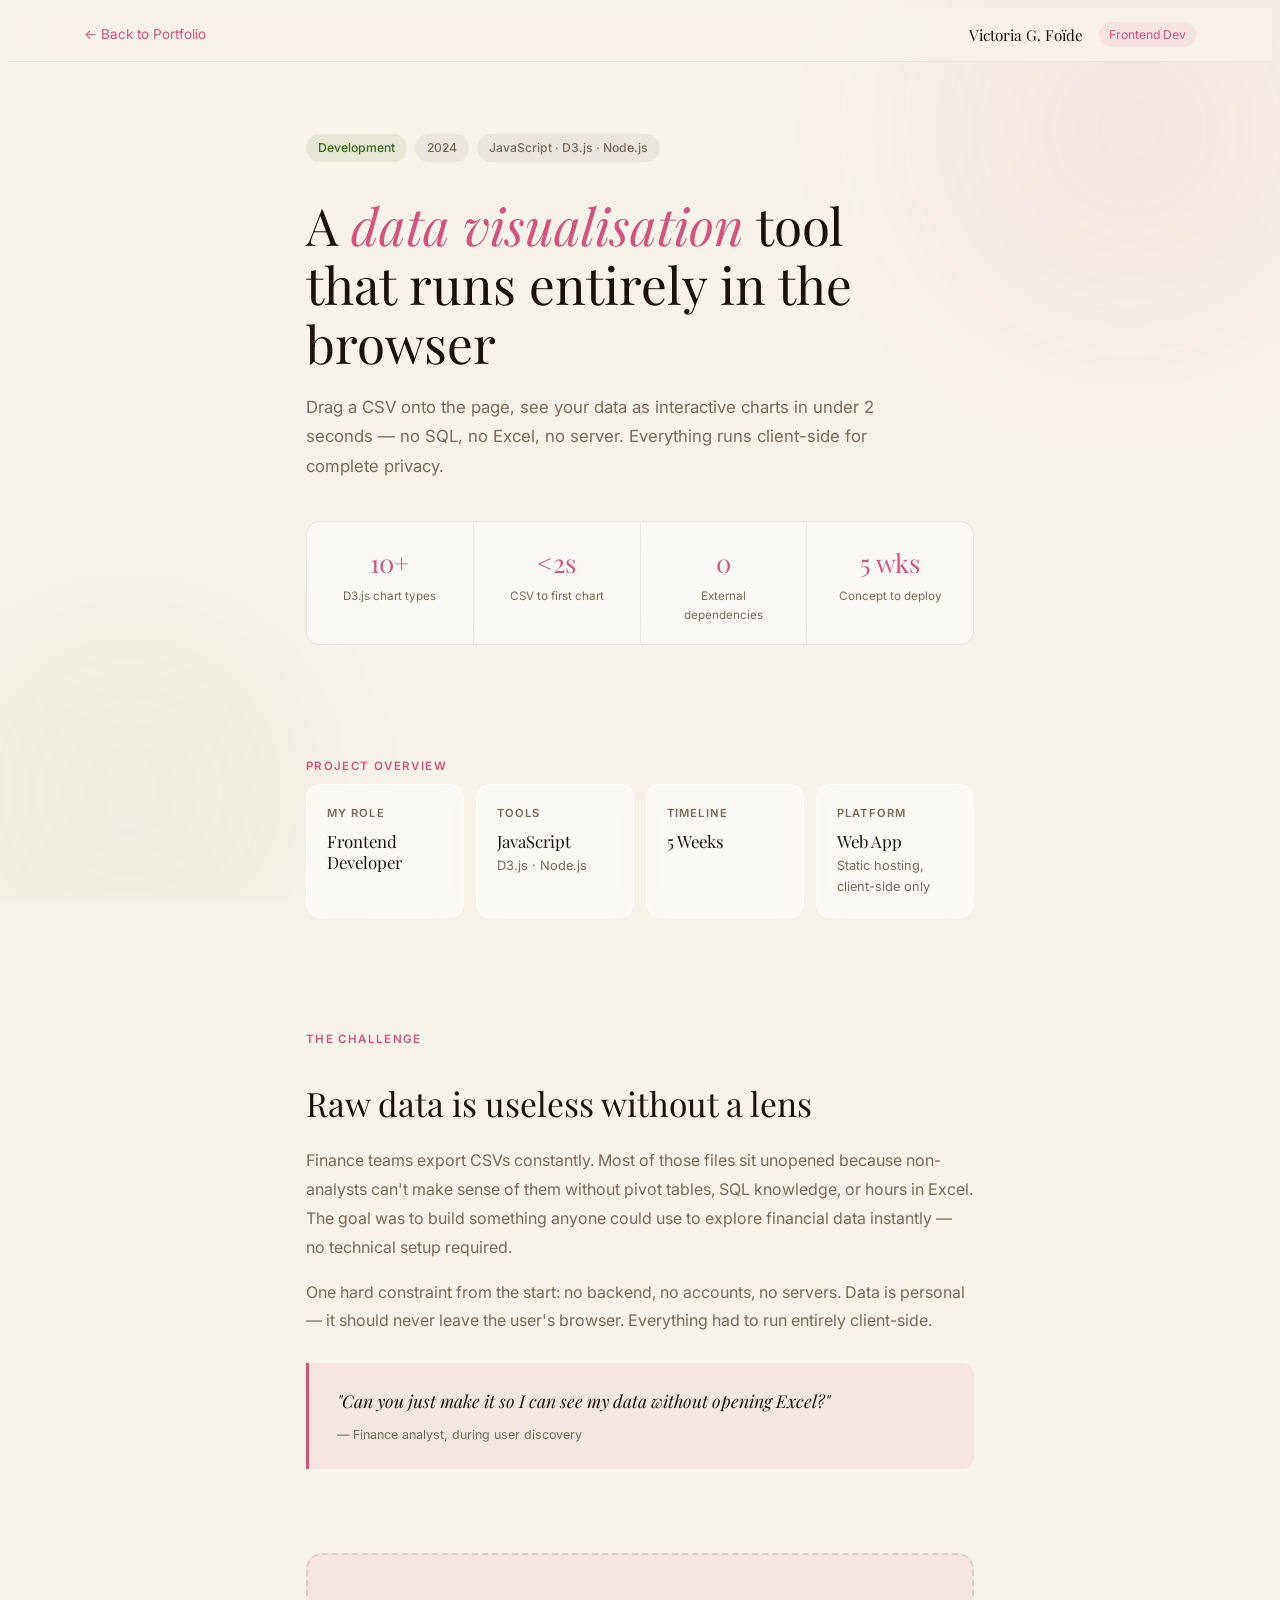
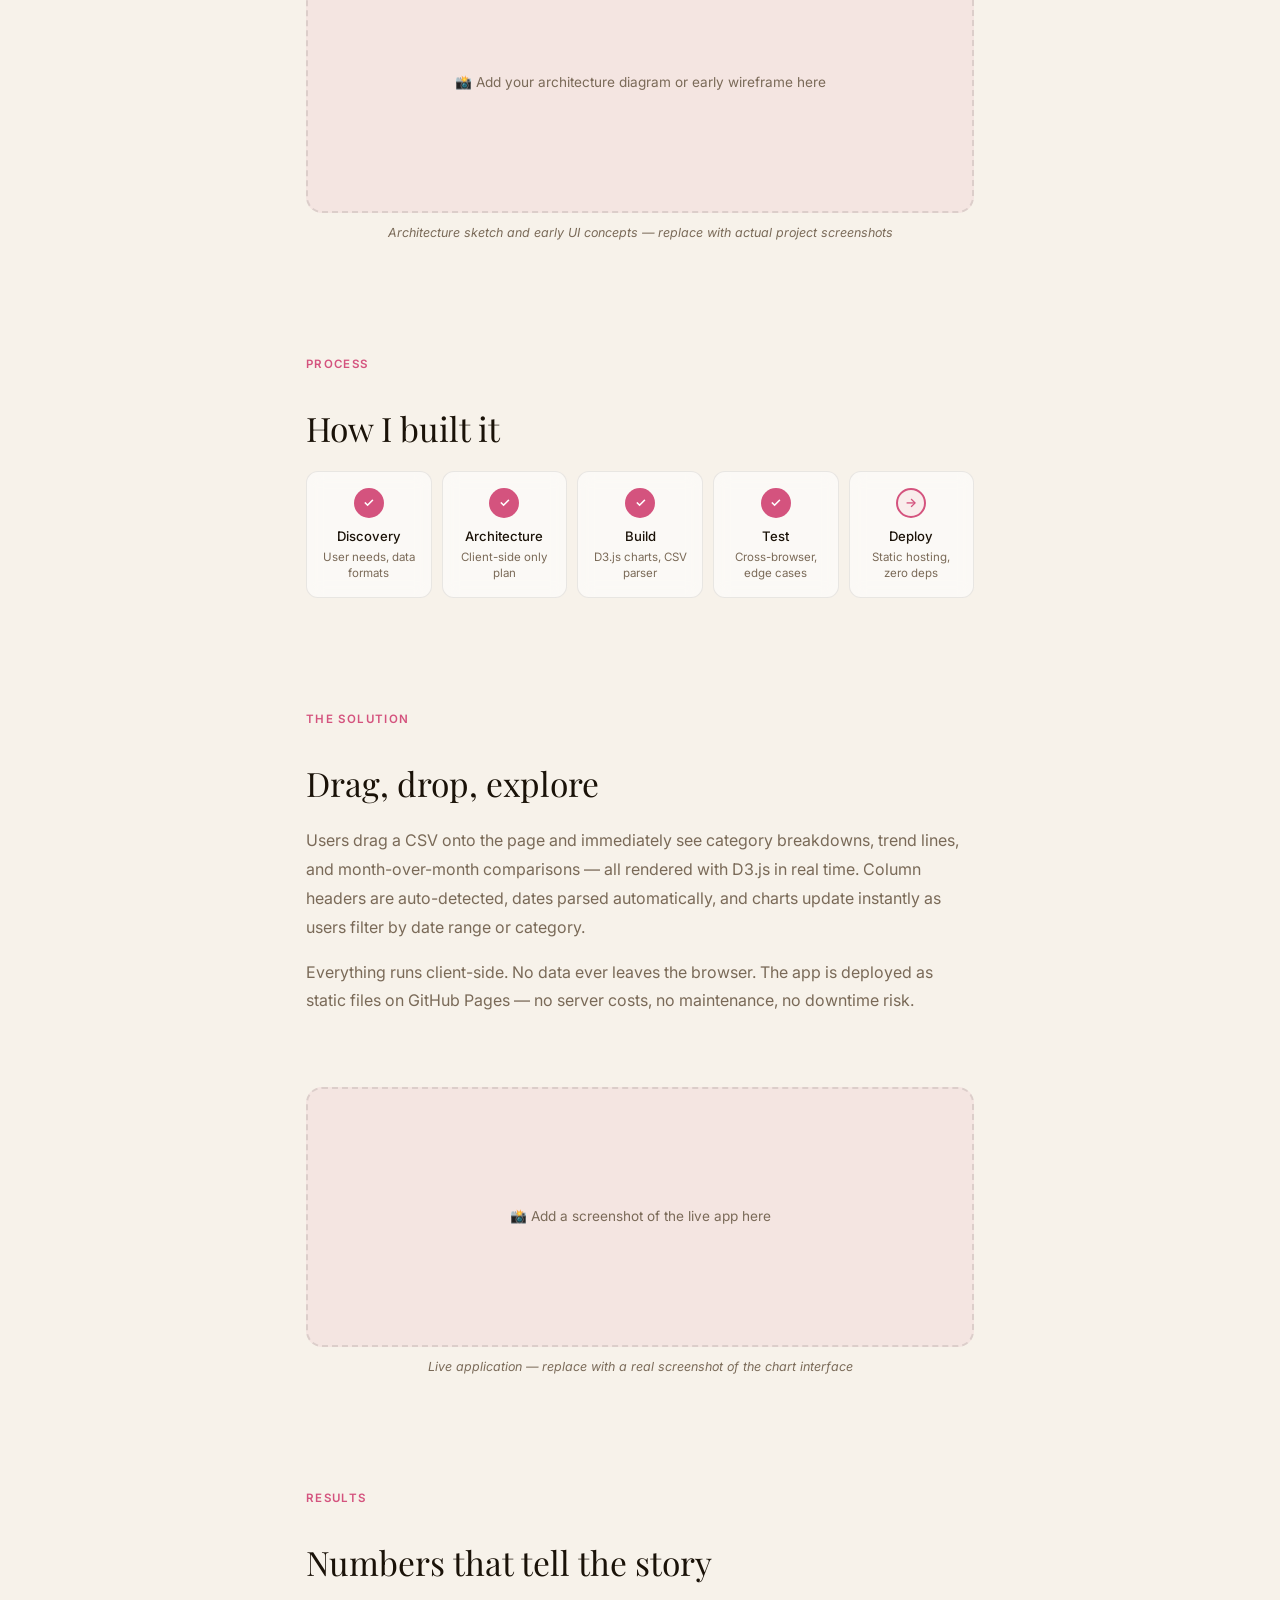
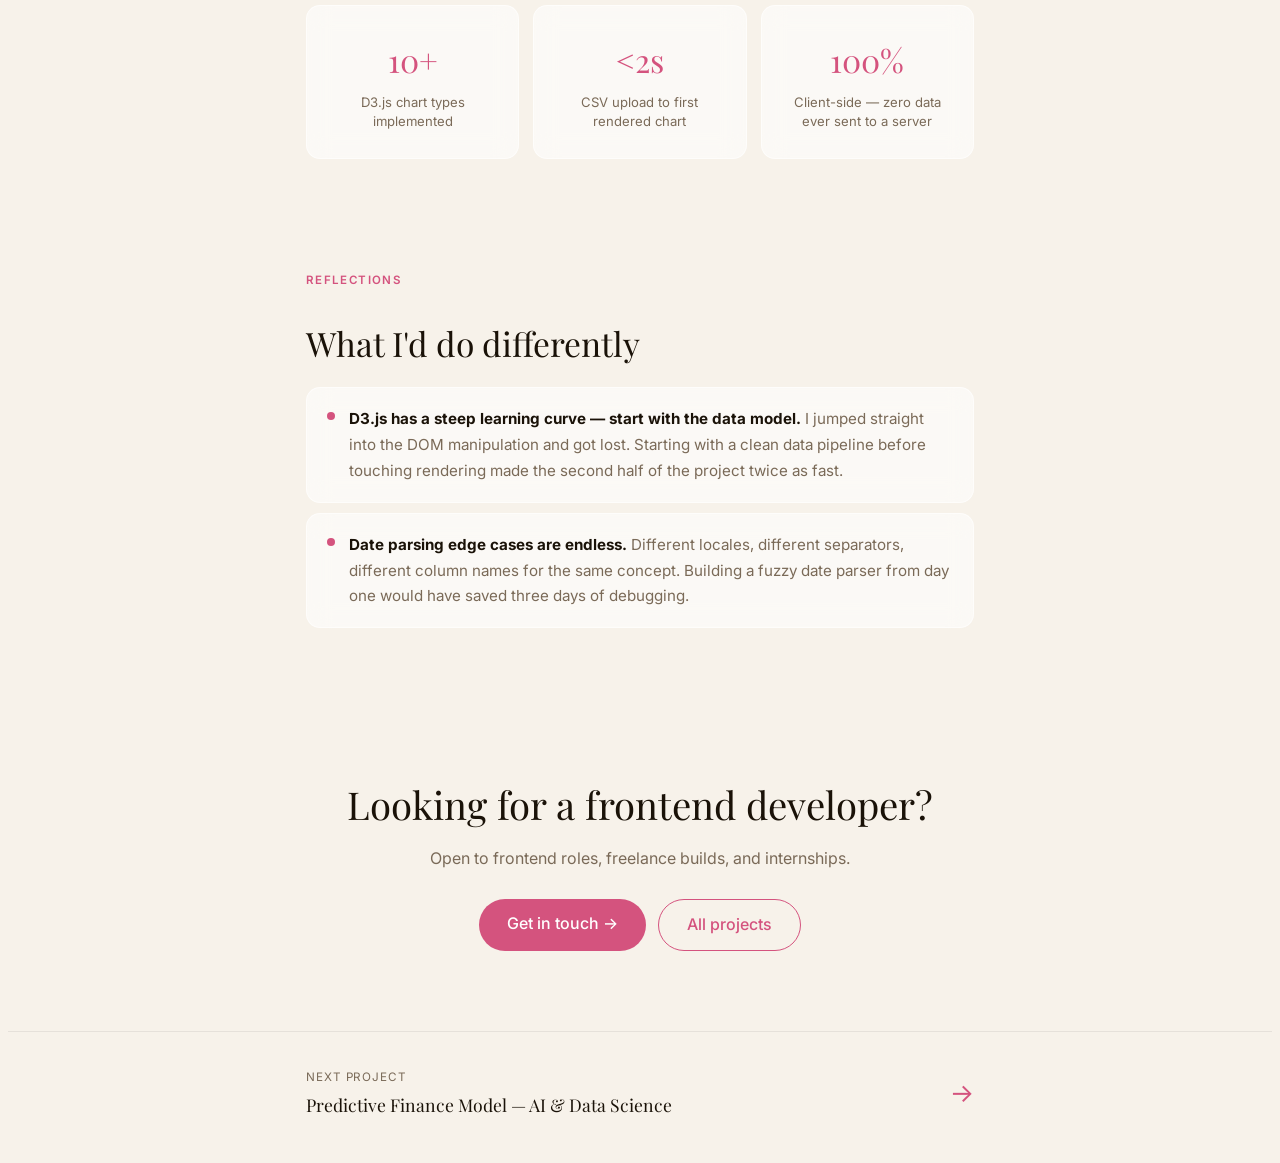
<file: case-study-webapp.html>
<!DOCTYPE html>
<html lang="en">
<head>
  <meta charset="UTF-8" />
  <meta name="viewport" content="width=device-width, initial-scale=1.0" />
  <title>Data-Driven Web App — Victoria G. Foïde</title>
  <link rel="preconnect" href="https://fonts.googleapis.com" />
  <link rel="preconnect" href="https://fonts.gstatic.com" crossorigin />
  <link href="https://fonts.googleapis.com/css2?family=Inter:wght@300;400;500&family=Playfair+Display:ital,wght@0,400;0,500;1,400&display=swap" rel="stylesheet" />
  <style>
    /* GREEN accent — Dev / Code projects */
    :root {
      --accent:      #3B6D11;
      --accent-soft: rgba(59,109,17,0.08);
      --accent-mid:  rgba(59,109,17,0.18);
    }
  </style>
  <link rel="stylesheet" href="css/case-study-base.css" />
</head>
<body>

  <div class="page-transition" id="page-transition"></div>
  <div class="blobs" aria-hidden="true"><div class="blob b1"></div><div class="blob b2"></div></div>
  <div class="pt" id="pt"></div>

  <nav class="nav">
    <a href="index.html" class="nav-back">← Back to Portfolio</a>
    <span class="nav-logo">Victoria G. Foïde</span>
    <span class="nav-tag">Frontend Dev</span>
  </nav>

  <!-- HERO -->
  <div class="hero">
    <div class="hero-meta reveal">
      <span class="hero-chip chip-green">Development</span>
      <span class="hero-chip chip-muted">2024</span>
      <span class="hero-chip chip-muted">JavaScript · D3.js · Node.js</span>
    </div>
    <h1 class="hero-h1 reveal rv2">
      A <em>data visualisation</em> tool<br>that runs entirely in the browser
    </h1>
    <p class="hero-tagline reveal rv3">
      Drag a CSV onto the page, see your data as interactive charts in under 2 seconds —
      no SQL, no Excel, no server. Everything runs client-side for complete privacy.
    </p>
    <div class="stats-bar reveal">
      <div class="stat-item"><div class="stat-val">10+</div><div class="stat-key">D3.js chart types</div></div>
      <div class="stat-item"><div class="stat-val">&lt;2s</div><div class="stat-key">CSV to first chart</div></div>
      <div class="stat-item"><div class="stat-val">0</div><div class="stat-key">External dependencies</div></div>
      <div class="stat-item"><div class="stat-val">5 wks</div><div class="stat-key">Concept to deploy</div></div>
    </div>
  </div>

  <!-- OVERVIEW -->
  <div class="section">
    <div class="section-eyebrow reveal">Project Overview</div>
    <div class="overview-grid reveal rv2">
      <div class="overview-card glass">
        <div class="ov-label">My Role</div>
        <div class="ov-value">Frontend Developer</div>
      </div>
      <div class="overview-card glass">
        <div class="ov-label">Tools</div>
        <div class="ov-value">JavaScript</div>
        <div class="ov-sub">D3.js · Node.js</div>
      </div>
      <div class="overview-card glass">
        <div class="ov-label">Timeline</div>
        <div class="ov-value">5 Weeks</div>
      </div>
      <div class="overview-card glass">
        <div class="ov-label">Platform</div>
        <div class="ov-value">Web App</div>
        <div class="ov-sub">Static hosting, client-side only</div>
      </div>
    </div>
  </div>

  <!-- CHALLENGE -->
  <div class="section">
    <div class="section-eyebrow reveal">The Challenge</div>
    <h2 class="section-h2 reveal rv2">Raw data is useless without a lens</h2>
    <p class="body-text reveal rv3">
      Finance teams export CSVs constantly. Most of those files sit unopened because non-analysts
      can't make sense of them without pivot tables, SQL knowledge, or hours in Excel.
      The goal was to build something anyone could use to explore financial data instantly —
      no technical setup required.
    </p>
    <p class="body-text reveal rv3">
      One hard constraint from the start: no backend, no accounts, no servers. Data is personal —
      it should never leave the user's browser. Everything had to run entirely client-side.
    </p>
    <div class="quote-block reveal">
      <div class="quote-text">"Can you just make it so I can see my data without opening Excel?"</div>
      <div class="quote-attr">— Finance analyst, during user discovery</div>
    </div>
  </div>

  <!-- IMAGE PLACEHOLDER -->
  <div class="img-wrap">
    <div class="img-inner reveal">
      <div class="img-label">📸 Add your architecture diagram or early wireframe here</div>
    </div>
    <div class="img-caption">Architecture sketch and early UI concepts — replace with actual project screenshots</div>
  </div>

  <!-- PROCESS -->
  <div class="section">
    <div class="section-eyebrow reveal">Process</div>
    <h2 class="section-h2 reveal rv2">How I built it</h2>
    <div class="process-steps reveal rv2">
      <div class="process-step">
        <div class="ps-dot done">✓</div>
        <div class="ps-name">Discovery</div>
        <div class="ps-sub">User needs, data formats</div>
      </div>
      <div class="process-step">
        <div class="ps-dot done">✓</div>
        <div class="ps-name">Architecture</div>
        <div class="ps-sub">Client-side only plan</div>
      </div>
      <div class="process-step">
        <div class="ps-dot done">✓</div>
        <div class="ps-name">Build</div>
        <div class="ps-sub">D3.js charts, CSV parser</div>
      </div>
      <div class="process-step">
        <div class="ps-dot done">✓</div>
        <div class="ps-name">Test</div>
        <div class="ps-sub">Cross-browser, edge cases</div>
      </div>
      <div class="process-step">
        <div class="ps-dot active">→</div>
        <div class="ps-name">Deploy</div>
        <div class="ps-sub">Static hosting, zero deps</div>
      </div>
    </div>
  </div>

  <!-- SOLUTION -->
  <div class="section">
    <div class="section-eyebrow reveal">The Solution</div>
    <h2 class="section-h2 reveal rv2">Drag, drop, explore</h2>
    <p class="body-text reveal rv3">
      Users drag a CSV onto the page and immediately see category breakdowns, trend lines, and
      month-over-month comparisons — all rendered with D3.js in real time. Column headers are
      auto-detected, dates parsed automatically, and charts update instantly as users filter by
      date range or category.
    </p>
    <p class="body-text reveal rv3">
      Everything runs client-side. No data ever leaves the browser. The app is deployed as static
      files on GitHub Pages — no server costs, no maintenance, no downtime risk.
    </p>
  </div>

  <!-- IMAGE PLACEHOLDER — final output -->
  <div class="img-wrap">
    <div class="img-inner reveal">
      <div class="img-label">📸 Add a screenshot of the live app here</div>
    </div>
    <div class="img-caption">Live application — replace with a real screenshot of the chart interface</div>
  </div>

  <!-- RESULTS -->
  <div class="section">
    <div class="section-eyebrow reveal">Results</div>
    <h2 class="section-h2 reveal rv2">Numbers that tell the story</h2>
    <div class="results-grid reveal rv2">
      <div class="result-box glass">
        <div class="result-val">10+</div>
        <div class="result-label">D3.js chart types implemented</div>
      </div>
      <div class="result-box glass">
        <div class="result-val">&lt;2s</div>
        <div class="result-label">CSV upload to first rendered chart</div>
      </div>
      <div class="result-box glass">
        <div class="result-val">100%</div>
        <div class="result-label">Client-side — zero data ever sent to a server</div>
      </div>
    </div>
  </div>

  <!-- LEARNINGS -->
  <div class="section">
    <div class="section-eyebrow reveal">Reflections</div>
    <h2 class="section-h2 reveal rv2">What I'd do differently</h2>
    <div class="reveal rv2">
      <div class="learning-item glass">
        <div class="ld"></div>
        <div class="learning-text">
          <strong>D3.js has a steep learning curve — start with the data model.</strong> I jumped
          straight into the DOM manipulation and got lost. Starting with a clean data pipeline
          before touching rendering made the second half of the project twice as fast.
        </div>
      </div>
      <div class="learning-item glass">
        <div class="ld"></div>
        <div class="learning-text">
          <strong>Date parsing edge cases are endless.</strong> Different locales, different
          separators, different column names for the same concept. Building a fuzzy date parser
          from day one would have saved three days of debugging.
        </div>
      </div>
    </div>
  </div>

  <!-- CTA -->
  <div class="cta-section">
    <div class="reveal">
      <div class="cta-h">Looking for a frontend developer?</div>
      <div class="cta-sub">Open to frontend roles, freelance builds, and internships.</div>
    </div>
    <div class="cta-btns reveal rv2">
      <a href="index.html#contact" class="btn-accent">Get in touch →</a>
      <a href="index.html#work" class="btn-outline">All projects</a>
    </div>
  </div>

  <!-- NEXT PROJECT -->
  <div class="next-project">
    <a href="case-study-data.html" class="next-inner">
      <div>
        <div class="next-label">Next project</div>
        <div class="next-title">Predictive Finance Model — AI & Data Science</div>
      </div>
      <div class="next-arrow">→</div>
    </a>
  </div>

  <script>
    const pt = document.getElementById('pt');
    window.addEventListener('scroll', () => {
      pt.style.width = (window.scrollY / (document.body.scrollHeight - window.innerHeight) * 100) + '%';
    });
    const obs = new IntersectionObserver((entries) => {
      entries.forEach(e => { if (e.isIntersecting) { e.target.classList.add('visible'); obs.unobserve(e.target); } });
    }, { threshold: 0.1 });
    document.querySelectorAll('.reveal').forEach(el => obs.observe(el));
    setTimeout(() => document.querySelectorAll('.hero .reveal').forEach(el => el.classList.add('visible')), 80);
    const overlay = document.getElementById('page-transition');
    requestAnimationFrame(() => requestAnimationFrame(() => overlay.classList.add('fade-out')));
    document.addEventListener('click', e => {
      const a = e.target.closest('a[href]');
      if (a && a.href.includes('.html') && !a.href.includes('#')) {
        e.preventDefault(); overlay.classList.remove('fade-out');
        setTimeout(() => window.location.href = a.href, 420);
      }
    });
  </script>
</body>
</html>
</file>
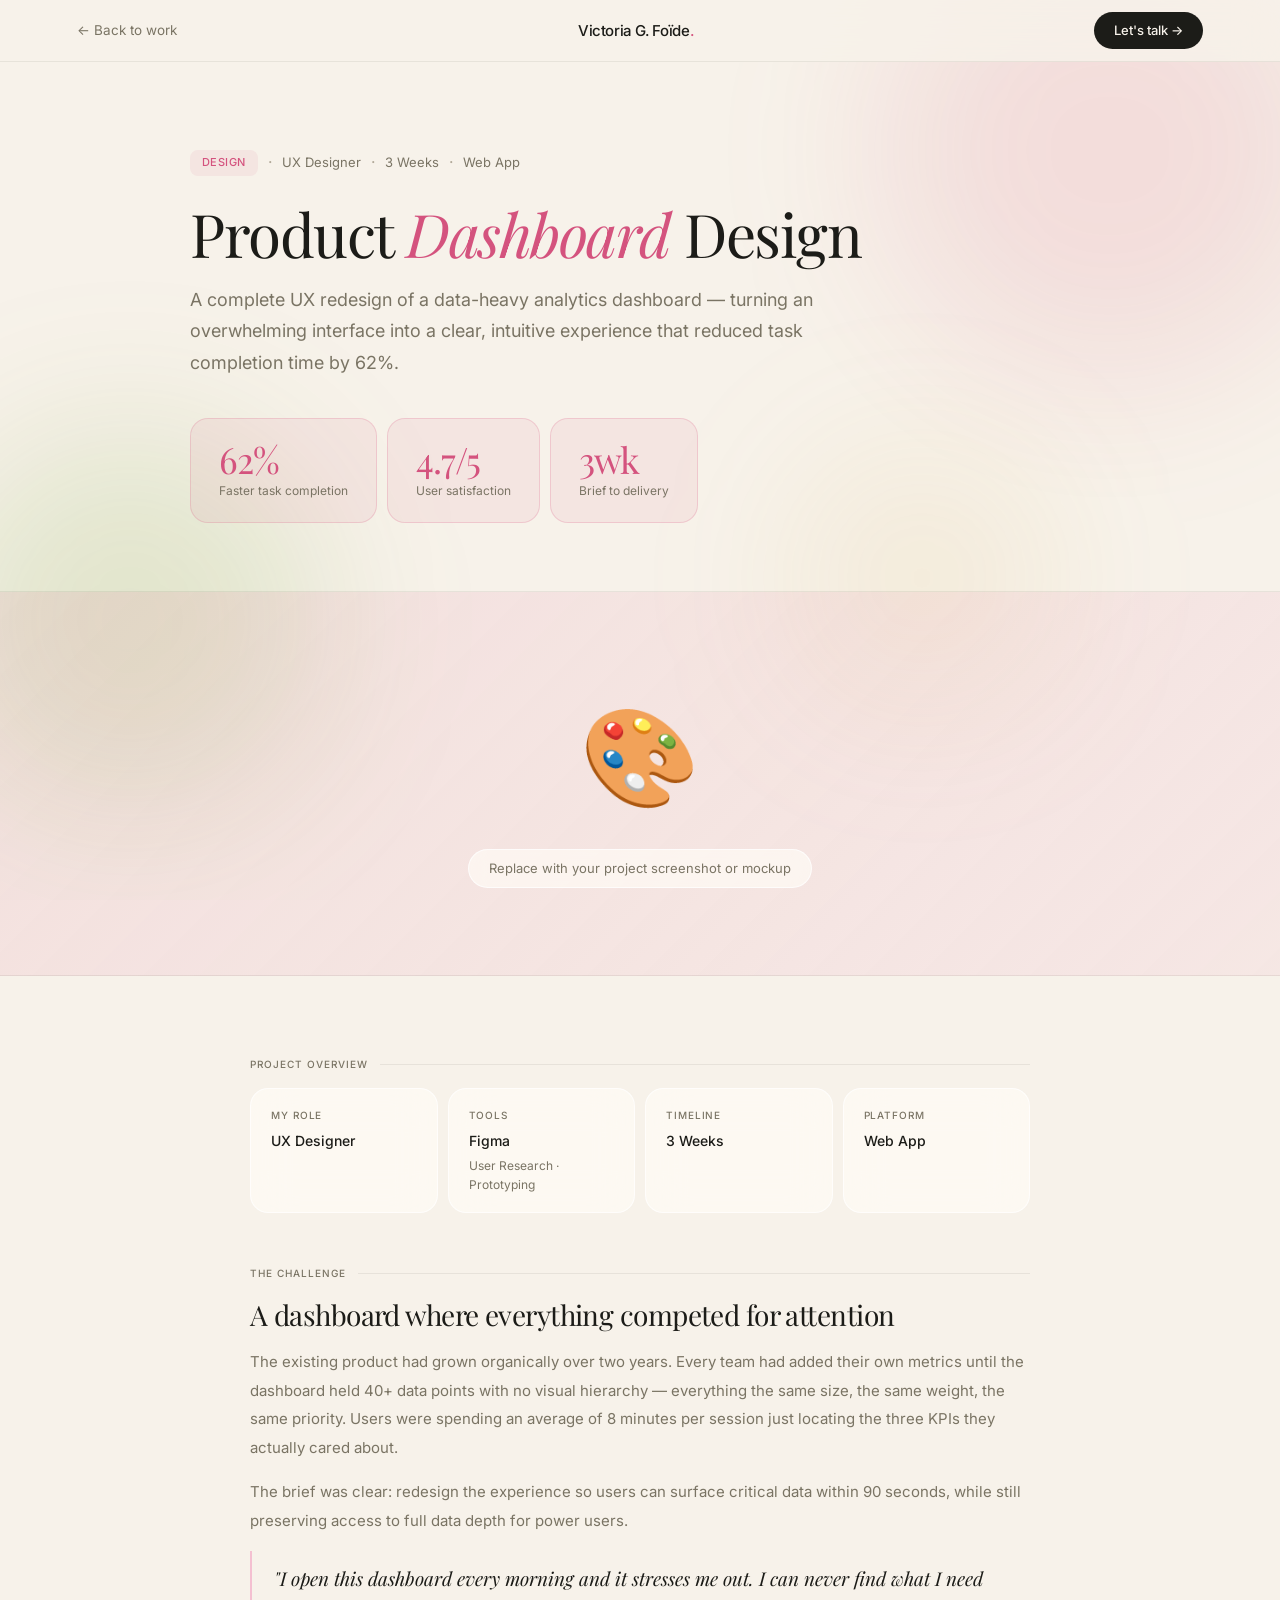
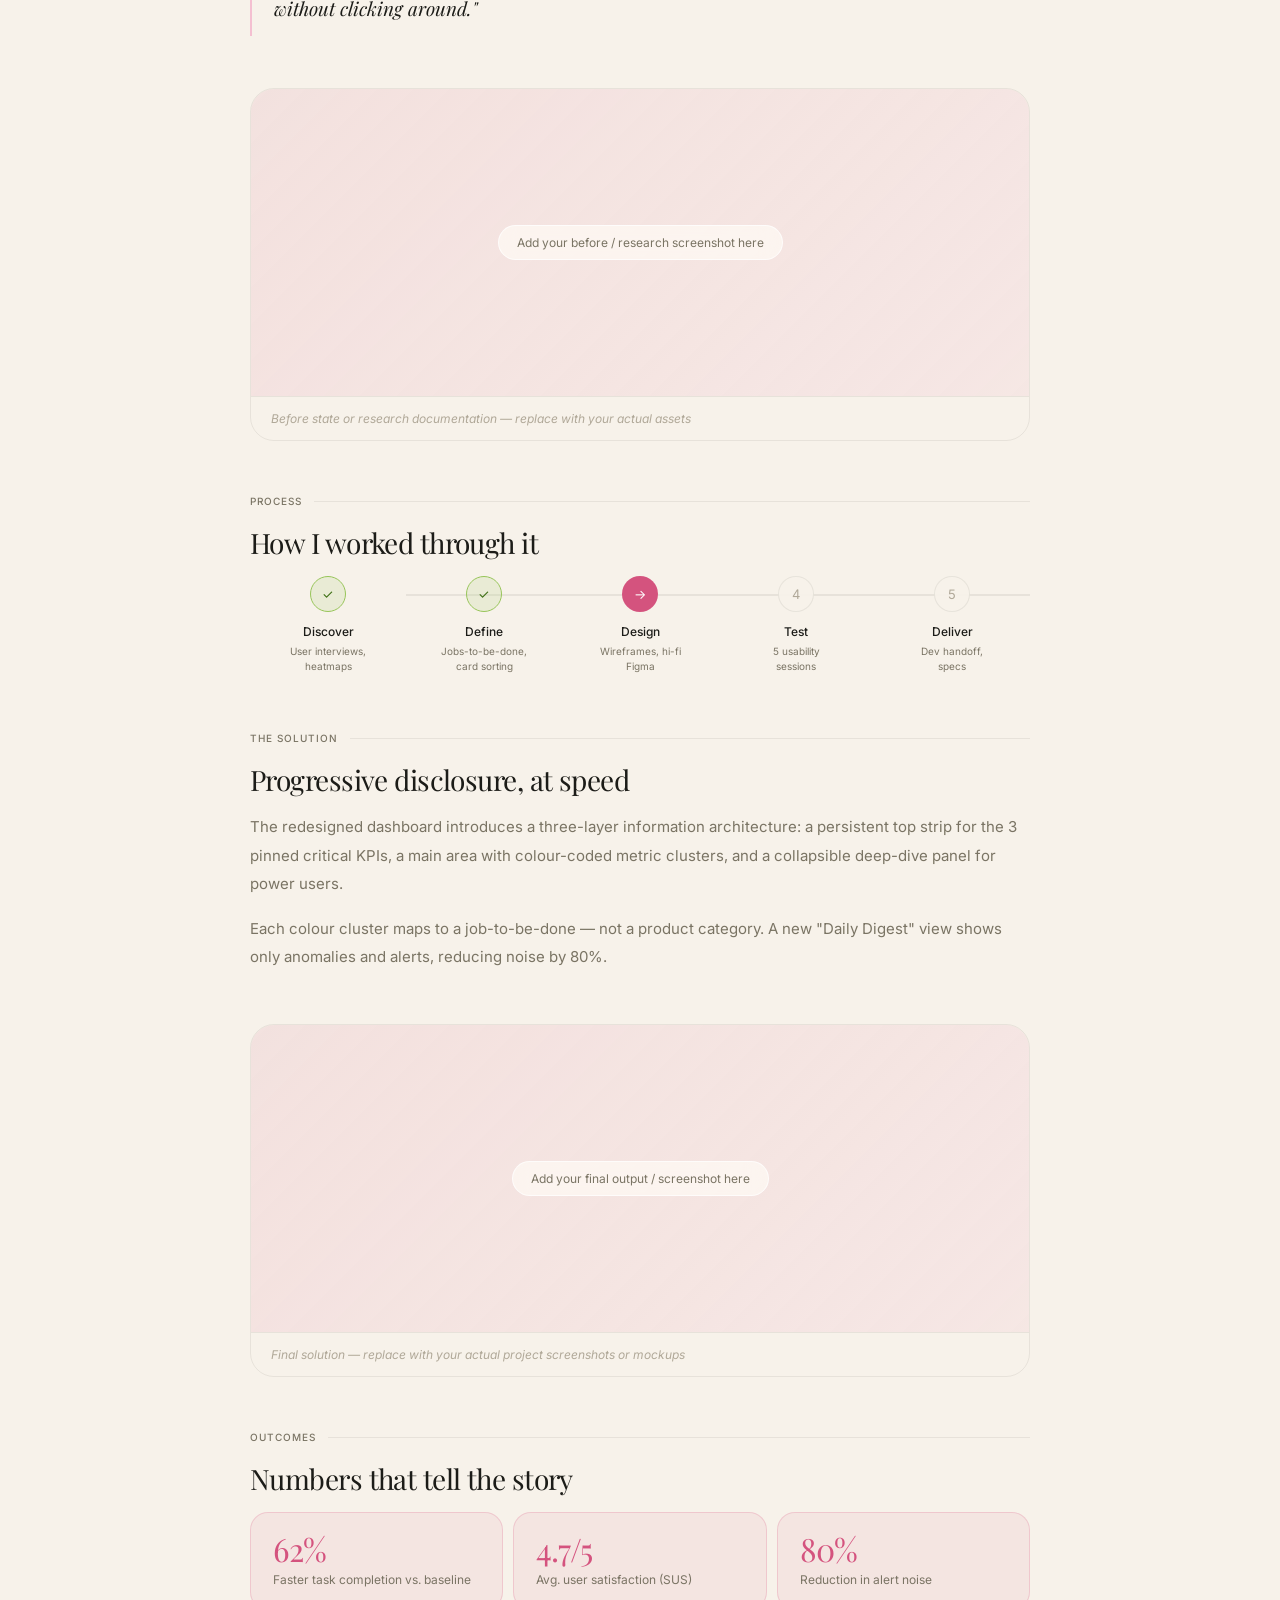
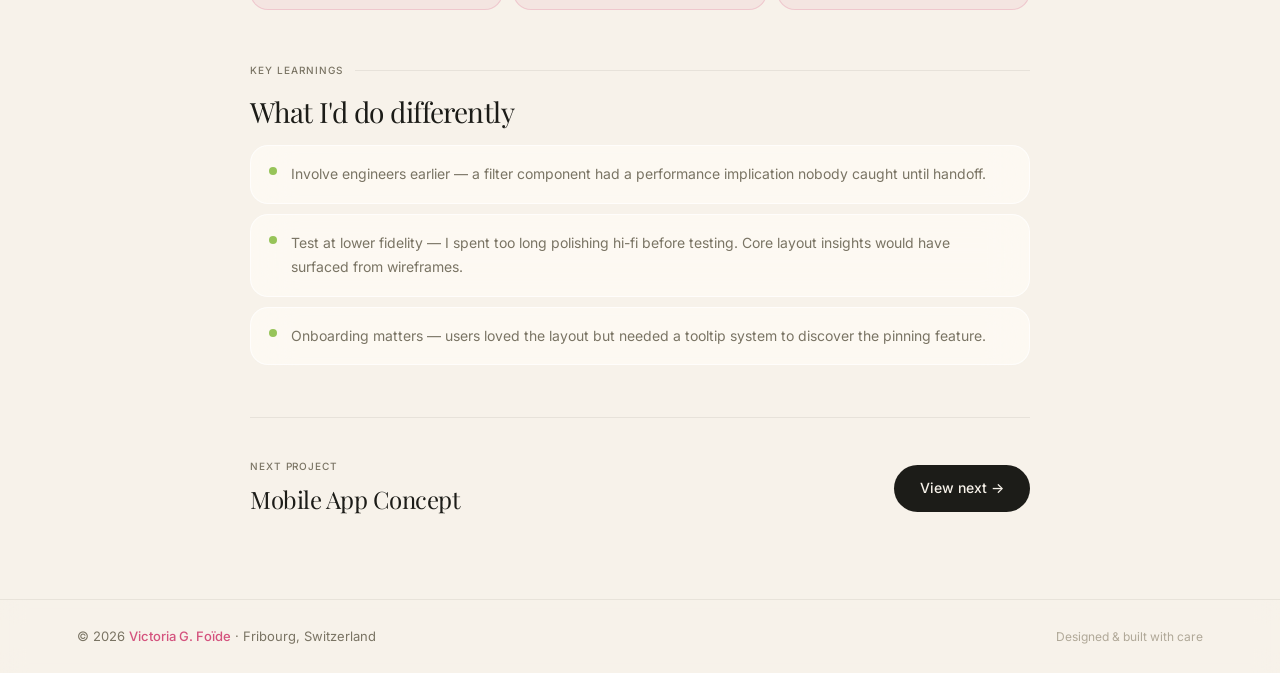
<file: case-study.html>
<!DOCTYPE html>
<html lang="en">
<head>
  <meta charset="UTF-8" />
  <meta name="viewport" content="width=device-width, initial-scale=1.0" />
  <title>Case Study — Victoria G. Foïde</title>
  <link rel="preconnect" href="https://fonts.googleapis.com" />
  <link rel="preconnect" href="https://fonts.gstatic.com" crossorigin />
  <link href="https://fonts.googleapis.com/css2?family=Inter:wght@300;400;500&family=Playfair+Display:ital,wght@0,400;0,500;1,400&display=swap" rel="stylesheet" />
  <link rel="stylesheet" href="css/case-study.css" />
</head>
<body>

  <div class="bg-blobs" aria-hidden="true">
    <div class="blob blob-1"></div>
    <div class="blob blob-2"></div>
    <div class="blob blob-3"></div>
  </div>

  <nav class="nav">
    <a href="index.html#work" class="nav-back">← Back to work</a>
    <a href="index.html" class="nav-logo">Victoria G. Foïde<span>.</span></a>
    <a href="index.html#contact" class="nav-cta">Let's talk →</a>
  </nav>

  <div class="cs-hero">
    <div class="cs-hero-inner">
      <div class="cs-meta reveal" id="cs-meta"></div>
      <h1 class="cs-title reveal reveal-delay-1" id="cs-title"></h1>
      <p class="cs-tagline reveal reveal-delay-1" id="cs-tagline"></p>
      <div class="cs-stat-row reveal reveal-delay-2" id="cs-stats"></div>
    </div>
  </div>

  <div class="cs-cover" id="cs-cover">
    <div class="cs-cover-placeholder">
      <span class="cs-cover-icon" id="cs-cover-icon"></span>
      <div class="cs-cover-label">Replace with your project screenshot or mockup</div>
    </div>
  </div>

  <div class="cs-content">
    <div class="cs-body" id="cs-body"></div>
  </div>

  <footer>
    <div class="footer-left">© 2026 <strong>Victoria G. Foïde</strong> · Fribourg, Switzerland</div>
    <div class="footer-right">Designed & built with care</div>
  </footer>

  <script src="js/case-study.js"></script>
</body>
</html>
</file>
<file: css/case-study-base.css>
/* ═══════════════════════════════════════════════════════════════════
   case-study-base.css — shared styles for ALL case study pages
   ─────────────────────────────────────────────────────────────────
   Each HTML file sets its own accent colour in a <style> block,
   then links this file. You never need to edit this file.
   ═══════════════════════════════════════════════════════════════════ */

/* Default accent (overridden per-page) */
:root {
  --accent:       #D4537E;
  --accent-soft:  rgba(212,83,126,0.08);
  --accent-mid:   rgba(212,83,126,0.18);
  --bg:           #F7F2EA;
  --glass:        rgba(255,255,255,0.55);
  --text:         #1a1208;
  --muted:        #7a6a58;
  --font:         'Inter', sans-serif;
  --font-display: 'Playfair Display', serif;
}

*, *::before, *::after { box-sizing: border-box; }

body {
  background: var(--bg);
  color: var(--text);
  font-family: var(--font);
  font-size: 16px;
  line-height: 1.6;
  min-height: 100vh;
  overflow-x: hidden;
}

/* ── Page transition overlay ── */
.page-transition {
  position: fixed; inset: 0;
  background: var(--bg);
  z-index: 9999;
  opacity: 1;
  transition: opacity 0.42s ease;
  pointer-events: none;
}
.page-transition.fade-out { opacity: 0; }

/* ── Background blobs ── */
.blobs { position: fixed; inset: 0; pointer-events: none; z-index: 0; overflow: hidden; }
.blob  { position: absolute; border-radius: 50%; filter: blur(80px); animation: drift 14s ease-in-out infinite; }
.b1 { width: 500px; height: 500px; top: -120px; right: -100px;
      background: radial-gradient(circle, rgba(212,83,126,0.12), transparent 70%); }
.b2 { width: 380px; height: 380px; bottom: -80px; left: -60px;
      background: radial-gradient(circle, rgba(59,109,17,0.09), transparent 70%);
      animation-delay: -7s; }
@keyframes drift {
  0%,100% { transform: translate(0,0) scale(1); }
  50%      { transform: translate(28px,-28px) scale(1.06); }
}

/* ── Scroll progress bar ── */
.pt { position: fixed; top: 0; left: 0; height: 3px; background: var(--accent);
      z-index: 9998; width: 0; transition: width 0.08s linear; }

/* ── Nav ── */
.nav {
  position: sticky; top: 0; z-index: 100;
  display: flex; align-items: center; gap: 16px;
  padding: 14px 6%;
  background: rgba(247,242,234,0.88);
  backdrop-filter: blur(14px);
  border-bottom: 1px solid rgba(0,0,0,0.06);
}
.nav-back { color: var(--accent); text-decoration: none; font-size: 0.85rem; }
.nav-back:hover { text-decoration: underline; }
.nav-logo { margin-left: auto; font-family: var(--font-display); font-size: 0.95rem; color: var(--text); }
.nav-tag  { font-size: 0.76rem; color: var(--accent); background: var(--accent-soft); padding: 3px 10px; border-radius: 20px; }

/* ── Hero ── */
.hero { max-width: 820px; margin: 0 auto; padding: 72px 6% 56px; position: relative; z-index: 1; }
.hero-meta { display: flex; flex-wrap: wrap; gap: 8px; margin-bottom: 24px; }
.hero-chip { font-size: 0.76rem; padding: 4px 12px; border-radius: 20px; font-weight: 500; }
.chip-pink  { background: rgba(212,83,126,0.09); color: #D4537E; }
.chip-green { background: rgba(59,109,17,0.09);  color: #3B6D11; }
.chip-gold  { background: rgba(139,107,9,0.09);  color: #8B6B09; }
.chip-blue  { background: rgba(26,95,171,0.09);  color: #1A5FAB; }
.chip-muted { background: rgba(0,0,0,0.05);      color: var(--muted); }

.hero-h1 {
  font-family: var(--font-display);
  font-size: clamp(2rem,5vw,3.2rem);
  line-height: 1.15; font-weight: 400; margin-bottom: 20px;
}
.hero-h1 em { font-style: italic; color: var(--accent); }

.hero-tagline { font-size: 1.05rem; color: var(--muted); line-height: 1.75; max-width: 600px; margin-bottom: 40px; }

/* ── Stats bar ── */
.stats-bar {
  display: flex; flex-wrap: wrap;
  border: 1px solid rgba(0,0,0,0.08); border-radius: 14px;
  background: var(--glass); backdrop-filter: blur(12px); overflow: hidden;
}
.stat-item { flex: 1; min-width: 110px; padding: 20px; text-align: center; border-right: 1px solid rgba(0,0,0,0.07); }
.stat-item:last-child { border-right: none; }
.stat-val { font-family: var(--font-display); font-size: 1.6rem; color: var(--accent); }
.stat-key { font-size: 0.73rem; color: var(--muted); margin-top: 4px; }

/* ── Glass utility ── */
.glass {
  background: var(--glass);
  backdrop-filter: blur(12px);
  border: 1px solid rgba(255,255,255,0.6);
  border-radius: 14px;
}

/* ── Sections ── */
.section { max-width: 820px; margin: 0 auto; padding: 56px 6%; position: relative; z-index: 1; }
.section-eyebrow { font-size: 0.72rem; font-weight: 600; letter-spacing: 0.12em; text-transform: uppercase; color: var(--accent); margin-bottom: 8px; }
.section-h2 { font-family: var(--font-display); font-size: clamp(1.5rem,3.5vw,2.1rem); font-weight: 400; margin-bottom: 16px; }
.section-lead { color: var(--muted); line-height: 1.8; margin-bottom: 32px; max-width: 580px; }

/* ── Overview grid ── */
.overview-grid { display: grid; grid-template-columns: repeat(auto-fit, minmax(155px,1fr)); gap: 12px; }
.overview-card { padding: 20px; }
.ov-label { font-size: 0.7rem; font-weight: 600; letter-spacing: 0.1em; text-transform: uppercase; color: var(--muted); margin-bottom: 8px; }
.ov-value { font-family: var(--font-display); font-size: 1.05rem; color: var(--text); line-height: 1.3; }
.ov-sub   { font-size: 0.8rem; color: var(--muted); margin-top: 4px; }

/* ── Body text + quote ── */
.body-text { color: var(--muted); line-height: 1.8; margin-bottom: 16px; }
.quote-block {
  margin: 28px 0; padding: 24px 28px;
  background: var(--accent-soft);
  border-left: 3px solid var(--accent);
  border-radius: 0 12px 12px 0;
}
.quote-text { font-family: var(--font-display); font-size: 1.1rem; font-style: italic; line-height: 1.6; }
.quote-attr { font-size: 0.78rem; color: var(--muted); margin-top: 10px; }

/* ── Process steps ── */
.process-steps { display: flex; flex-wrap: wrap; gap: 10px; margin-top: 8px; }
.process-step {
  flex: 1; min-width: 90px; padding: 16px 10px; text-align: center;
  border-radius: 12px; border: 1px solid rgba(0,0,0,0.08);
  background: var(--glass); backdrop-filter: blur(8px);
}
.ps-dot {
  width: 30px; height: 30px; border-radius: 50%;
  display: flex; align-items: center; justify-content: center;
  margin: 0 auto 8px; font-size: 0.8rem; font-weight: 600;
}
.ps-dot.done   { background: var(--accent); color: #fff; }
.ps-dot.active { background: var(--accent-soft); color: var(--accent); border: 2px solid var(--accent); }
.ps-dot.idle   { background: rgba(0,0,0,0.05); color: var(--muted); }
.ps-name { font-size: 0.82rem; font-weight: 500; }
.ps-sub  { font-size: 0.72rem; color: var(--muted); margin-top: 3px; line-height: 1.35; }

/* ── Image placeholder ── */
.img-wrap { max-width: 820px; margin: 0 auto; padding: 0 6% 56px; position: relative; z-index: 1; }
.img-inner {
  border-radius: 16px; height: 260px;
  display: flex; align-items: center; justify-content: center;
  border: 2px dashed rgba(0,0,0,0.10);
  background: var(--accent-soft);
}
.img-label   { font-size: 0.85rem; color: var(--muted); }
.img-caption { font-size: 0.78rem; color: var(--muted); margin-top: 10px; text-align: center; font-style: italic; }

/* ── Results grid ── */
.results-grid { display: grid; grid-template-columns: repeat(auto-fit, minmax(175px,1fr)); gap: 14px; }
.result-box   { padding: 28px 20px; text-align: center; }
.result-val   { font-family: var(--font-display); font-size: 2rem; color: var(--accent); }
.result-label { font-size: 0.82rem; color: var(--muted); margin-top: 8px; line-height: 1.4; }

/* ── Learnings ── */
.learning-item { display: flex; gap: 14px; align-items: flex-start; padding: 18px 20px; margin-bottom: 10px; }
.ld            { width: 8px; height: 8px; border-radius: 50%; background: var(--accent); flex-shrink: 0; margin-top: 6px; }
.learning-text { color: var(--muted); line-height: 1.7; font-size: 0.95rem; }
.learning-text strong { color: var(--text); }

/* ── CTA section ── */
.cta-section { text-align: center; padding: 80px 6%; position: relative; z-index: 1; }
.cta-h   { font-family: var(--font-display); font-size: clamp(1.6rem,4vw,2.4rem); font-weight: 400; margin-bottom: 10px; }
.cta-sub { color: var(--muted); margin-bottom: 28px; }
.cta-btns { display: flex; gap: 12px; justify-content: center; flex-wrap: wrap; }
.btn-accent  { background: var(--accent); color: #fff; padding: 12px 28px; border-radius: 30px; text-decoration: none; font-weight: 500; transition: opacity 0.2s; }
.btn-outline { border: 1.5px solid var(--accent); color: var(--accent); padding: 12px 28px; border-radius: 30px; text-decoration: none; font-weight: 500; transition: background 0.2s; }
.btn-accent:hover  { opacity: 0.85; }
.btn-outline:hover { background: var(--accent-soft); }

/* ── Next project ── */
.next-project { border-top: 1px solid rgba(0,0,0,0.07); }
.next-inner {
  max-width: 820px; margin: 0 auto; padding: 36px 6%;
  display: flex; justify-content: space-between; align-items: center;
  text-decoration: none; color: var(--text); gap: 16px;
}
.next-inner:hover .next-arrow { transform: translateX(6px); }
.next-label { font-size: 0.73rem; color: var(--muted); margin-bottom: 4px; text-transform: uppercase; letter-spacing: 0.08em; }
.next-title { font-family: var(--font-display); font-size: 1.1rem; }
.next-arrow { font-size: 1.6rem; color: var(--accent); transition: transform 0.2s; }

/* ── Reveal animations ── */
.reveal { opacity: 0; transform: translateY(22px); transition: opacity 0.6s ease, transform 0.6s ease; }
.reveal.visible { opacity: 1; transform: none; }
.rv2 { transition-delay: 0.12s; }
.rv3 { transition-delay: 0.24s; }

/* ── Responsive ── */
@media (max-width: 600px) {
  .stats-bar { flex-direction: column; }
  .stat-item { border-right: none; border-bottom: 1px solid rgba(0,0,0,0.07); }
  .stat-item:last-child { border-bottom: none; }
  .process-steps { display: grid; grid-template-columns: 1fr 1fr; }
  .overview-grid { grid-template-columns: 1fr 1fr; }
  .results-grid  { grid-template-columns: 1fr 1fr; }
}
</file>
<file: css/case-study-data.css>
*, *::before, *::after { box-sizing: border-box; margin: 0; padding: 0; }
    :root {
      --bg:       #F7F2EA;
      --bg-card:  rgba(255,252,246,0.72);
      --glass-border: rgba(255,255,255,0.72);
      --text:     #1C1C18;
      --muted:    #7A7464;
      --faint:    #B0A898;
      --border:   rgba(28,28,24,0.07);
      --accent:   #8B6B09;
      --accent-mid: #D4B448;
      --accent-soft: rgba(212,180,72,0.12);
      --accent-blob: rgba(212,180,72,0.18);
      --green:    #3B6D11;
      --green-mid:#97C459;
      --dark:     #1E1A0E;
      --mono:     'JetBrains Mono', 'Fira Code', monospace;
      --font:     'Inter', system-ui, sans-serif;
      --font-display: 'Playfair Display', Georgia, serif;
      --radius:   12px;
      --radius-lg:18px;
      --radius-xl:24px;
      --blur:     20px;
      --pad-x:    clamp(24px, 6vw, 80px);
    }

    html { scroll-behavior: smooth; }
    body { font-family: var(--font); background: var(--bg); color: var(--text); -webkit-font-smoothing: antialiased; overflow-x: hidden; }

    .pt { position: fixed; inset: 0; background: var(--bg); z-index: 9999; opacity: 1; pointer-events: all; transition: opacity 0.5s ease; }
    .pt.out { opacity: 0; pointer-events: none; }

    .blobs { position: fixed; inset: 0; pointer-events: none; z-index: 0; overflow: hidden; }
    .blob { position: absolute; border-radius: 50%; filter: blur(90px); }
    .b1 { width: 500px; height: 500px; background: var(--accent-blob); top: -80px; left: -60px; animation: d1 16s ease-in-out infinite; }
    .b2 { width: 360px; height: 360px; background: rgba(151,196,89,0.12); bottom: 8%; right: -60px; animation: d2 20s ease-in-out infinite; }
    @keyframes d1 { 0%,100%{transform:translate(0,0)} 50%{transform:translate(30px,20px)} }
    @keyframes d2 { 0%,100%{transform:translate(0,0)} 50%{transform:translate(-20px,-28px)} }

    /* Nav */
    .nav { position: sticky; top: 0; z-index: 200; background: rgba(247,242,234,0.84); backdrop-filter: blur(20px); border-bottom: 0.5px solid var(--border); padding: 0 var(--pad-x); height: 60px; display: flex; align-items: center; justify-content: space-between; }
    .nav-back { font-size: 13px; color: var(--muted); text-decoration: none; display: flex; align-items: center; gap: 6px; transition: color 0.2s; }
    .nav-back:hover { color: var(--text); }
    .nav-logo { font-size: 14px; font-weight: 500; color: var(--accent); letter-spacing: -0.02em; }
    .nav-tag { font-size: 11px; color: var(--accent); background: var(--accent-soft); border: 0.5px solid rgba(212,180,72,0.3); padding: 3px 12px; border-radius: 40px; }

    /* HERO — terminal aesthetic */
    .hero { position: relative; z-index: 1; padding: clamp(52px,8vw,90px) var(--pad-x) 0; }
    .hero-meta { display: flex; align-items: center; gap: 10px; margin-bottom: 24px; flex-wrap: wrap; }
    .hero-chip { font-size: 11px; padding: 4px 12px; border-radius: 40px; font-weight: 500; }
    .chip-gold { background: var(--accent-soft); color: var(--accent); border: 0.5px solid rgba(212,180,72,0.3); }
    .chip-muted { background: rgba(28,28,24,0.05); color: var(--muted); border: 0.5px solid var(--border); }
    .hero-h1 { font-family: var(--font-display); font-size: clamp(34px,5vw,64px); font-weight: 400; line-height: 1.06; letter-spacing: -0.025em; margin-bottom: 20px; max-width: 800px; }
    .hero-h1 em { font-style: italic; color: var(--accent); }
    .hero-tagline { font-size: clamp(15px,1.6vw,17px); color: var(--muted); line-height: 1.8; max-width: 600px; margin-bottom: 36px; }
    .stats-bar { display: flex; gap: clamp(24px,4vw,56px); flex-wrap: wrap; padding: 28px 0 36px; border-top: 0.5px solid var(--border); border-bottom: 0.5px solid var(--border); }
    .stat-val { font-family: var(--font-display); font-size: clamp(22px,2.5vw,30px); font-weight: 400; color: var(--accent); letter-spacing: -0.02em; }
    .stat-key { font-size: 11.5px; color: var(--muted); margin-top: 3px; }

    /* Terminal block */
    .terminal-wrap { position: relative; z-index: 1; padding: clamp(32px,5vw,60px) var(--pad-x); }
    .terminal { background: var(--dark); border-radius: 14px; overflow: hidden; box-shadow: 0 28px 72px rgba(28,24,14,0.22), 0 4px 16px rgba(28,24,14,0.14); max-width: 860px; margin: 0 auto; }
    .terminal-bar { background: rgba(255,255,255,0.04); padding: 10px 16px; display: flex; align-items: center; gap: 10px; border-bottom: 0.5px solid rgba(255,255,255,0.07); }
    .t-dots { display: flex; gap: 6px; }
    .t-dot { width: 10px; height: 10px; border-radius: 50%; }
    .t-dot-r { background: #FF5F57; }
    .t-dot-y { background: #FFBD2E; }
    .t-dot-g { background: #28C840; }
    .terminal-title { font-size: 12px; color: rgba(255,255,255,0.35); font-family: var(--mono); margin-left: 8px; }
    .terminal-body { padding: 24px 28px; font-family: var(--mono); font-size: 13px; line-height: 1.85; }
    .t-prompt { color: rgba(212,180,72,0.8); }
    .t-comment { color: rgba(255,255,255,0.28); }
    .t-keyword { color: #78DCE8; }
    .t-string { color: #A9DC76; }
    .t-func { color: #FFD866; }
    .t-num { color: #FC9867; }
    .t-out { color: rgba(255,255,255,0.55); }
    .t-success { color: #A9DC76; }
    .t-line { display: block; }
    .t-cursor { display: inline-block; width: 8px; height: 14px; background: rgba(212,180,72,0.8); vertical-align: text-bottom; animation: blink 1.1s step-end infinite; }
    @keyframes blink { 0%,100%{opacity:1} 50%{opacity:0} }

    /* Sections */
    .section { position: relative; z-index: 1; padding: clamp(48px,7vw,80px) var(--pad-x); border-top: 0.5px solid var(--border); }
    .section-eyebrow { font-size: 10px; font-weight: 600; letter-spacing: 0.12em; text-transform: uppercase; color: var(--accent); margin-bottom: 14px; }
    .section-h2 { font-family: var(--font-display); font-size: clamp(24px,2.8vw,36px); font-weight: 400; letter-spacing: -0.02em; margin-bottom: 18px; }
    .section-lead { font-size: clamp(14px,1.5vw,16px); color: var(--muted); line-height: 1.9; max-width: 640px; }

    /* Pipeline */
    .pipeline { display: flex; align-items: stretch; gap: 0; margin-top: 32px; overflow-x: auto; padding-bottom: 8px; }
    .pipe-step { background: var(--bg-card); backdrop-filter: blur(16px); border: 0.5px solid var(--glass-border); border-radius: var(--radius-lg); padding: 20px 18px; min-width: 140px; flex: 1; position: relative; }
    .pipe-step::after { content: '→'; position: absolute; right: -16px; top: 50%; transform: translateY(-50%); color: var(--accent-mid); font-size: 16px; z-index: 2; }
    .pipe-step:last-child::after { display: none; }
    .pipe-icon { font-size: 22px; margin-bottom: 10px; }
    .pipe-title { font-size: 12px; font-weight: 600; margin-bottom: 6px; }
    .pipe-tools { font-size: 10.5px; color: var(--accent); font-family: var(--mono); line-height: 1.7; }
    .pipe-line { height: 2px; background: linear-gradient(90deg, var(--accent-mid), transparent); margin-top: 12px; border-radius: 2px; }

    /* Dataset stats */
    .dataset-grid { display: grid; grid-template-columns: repeat(auto-fill, minmax(180px,1fr)); gap: 10px; margin-top: 28px; }
    .ds-card { border-radius: var(--radius-lg); padding: 20px; background: var(--bg-card); backdrop-filter: blur(12px); border: 0.5px solid var(--glass-border); }
    .ds-val { font-family: var(--font-display); font-size: 28px; font-weight: 400; letter-spacing: -0.02em; color: var(--accent); }
    .ds-label { font-size: 11.5px; color: var(--muted); margin-top: 4px; }
    .ds-note { font-size: 10.5px; color: var(--faint); margin-top: 6px; font-family: var(--mono); }

    /* Model metrics */
    .metrics-table { margin-top: 28px; border-radius: var(--radius-xl); overflow: hidden; border: 0.5px solid var(--border); }
    .metrics-head { display: grid; grid-template-columns: 2fr 1fr 1fr 1fr 1fr; background: rgba(212,180,72,0.06); border-bottom: 0.5px solid var(--border); }
    .metrics-row { display: grid; grid-template-columns: 2fr 1fr 1fr 1fr 1fr; border-bottom: 0.5px solid var(--border); transition: background 0.15s; }
    .metrics-row:last-child { border-bottom: none; }
    .metrics-row:hover { background: rgba(212,180,72,0.04); }
    .metrics-row.best { background: rgba(151,196,89,0.06); }
    .mc { padding: 13px 18px; font-size: 12.5px; }
    .metrics-head .mc { font-size: 10.5px; font-weight: 600; letter-spacing: 0.05em; text-transform: uppercase; color: var(--muted); }
    .mc-model { font-family: var(--mono); font-size: 12px; color: var(--text); font-weight: 500; }
    .mc-val { font-family: var(--mono); font-size: 12px; color: var(--muted); }
    .mc-best { color: var(--green); font-weight: 600; }
    .best-badge { display: inline-block; font-size: 9px; padding: 2px 6px; background: rgba(151,196,89,0.15); color: var(--green); border-radius: 4px; margin-left: 6px; vertical-align: middle; }

    /* Bar chart */
    .bar-chart { margin-top: 32px; display: flex; flex-direction: column; gap: 10px; }
    .bar-item { display: flex; align-items: center; gap: 12px; }
    .bar-label { font-size: 12px; color: var(--muted); min-width: 120px; text-align: right; font-family: var(--mono); }
    .bar-track { flex: 1; height: 24px; background: rgba(212,180,72,0.08); border-radius: 6px; overflow: hidden; }
    .bar-fill { height: 100%; border-radius: 6px; background: linear-gradient(90deg, var(--accent) 0%, var(--accent-mid) 100%); display: flex; align-items: center; justify-content: flex-end; padding-right: 8px; animation: fill-in 1.2s ease-out forwards; transform-origin: left; }
    @keyframes fill-in { from{transform:scaleX(0)} to{transform:scaleX(1)} }
    .bar-pct { font-size: 10.5px; font-family: var(--mono); color: rgba(255,252,246,0.9); font-weight: 600; }

    /* Key findings */
    .findings-grid { display: grid; grid-template-columns: repeat(auto-fill, minmax(260px,1fr)); gap: 14px; margin-top: 28px; }
    .finding-card { border-radius: var(--radius-xl); padding: 26px; background: var(--bg-card); backdrop-filter: blur(16px); border: 0.5px solid var(--glass-border); transition: transform 0.2s; }
    .finding-card:hover { transform: translateY(-3px); }
    .finding-num { font-family: var(--font-display); font-size: 42px; font-weight: 400; color: var(--accent); letter-spacing: -0.03em; line-height: 1; margin-bottom: 10px; }
    .finding-title { font-size: 14px; font-weight: 500; margin-bottom: 7px; }
    .finding-body { font-size: 13px; color: var(--muted); line-height: 1.75; }

    /* CTA */
    .cta-section { position: relative; z-index: 1; padding: clamp(48px,7vw,80px) var(--pad-x); border-top: 0.5px solid var(--border); display: flex; align-items: center; justify-content: space-between; flex-wrap: wrap; gap: 24px; }
    .cta-h { font-family: var(--font-display); font-size: clamp(22px,2.5vw,30px); font-weight: 400; letter-spacing: -0.02em; margin-bottom: 6px; }
    .cta-sub { font-size: 13px; color: var(--muted); }
    .btn-accent { background: var(--accent); color: #fff; padding: 13px 28px; border-radius: 40px; font-size: 14px; font-weight: 500; font-family: var(--font); text-decoration: none; transition: opacity 0.2s, transform 0.2s; display: inline-block; }
    .btn-accent:hover { opacity: 0.88; transform: translateY(-1px); }
    .btn-outline { background: transparent; color: var(--text); border: 0.5px solid var(--border); padding: 13px 28px; border-radius: 40px; font-size: 14px; font-family: var(--font); text-decoration: none; transition: border-color 0.2s, transform 0.2s; display: inline-block; margin-left: 10px; }
    .btn-outline:hover { border-color: rgba(28,28,24,0.25); transform: translateY(-1px); }
    .cta-btns { display: flex; gap: 8px; flex-wrap: wrap; }

    .next-project { position: relative; z-index: 1; border-top: 0.5px solid var(--border); background: var(--accent-soft); }
    .next-inner { padding: 28px var(--pad-x); display: flex; align-items: center; justify-content: space-between; gap: 16px; text-decoration: none; color: inherit; transition: background 0.2s; }
    .next-inner:hover { background: rgba(212,180,72,0.14); }
    .next-label { font-size: 11px; color: var(--muted); letter-spacing: 0.08em; text-transform: uppercase; margin-bottom: 4px; }
    .next-title { font-size: 16px; font-weight: 500; }
    .next-arrow { font-size: 24px; color: var(--accent); }

    .reveal { opacity: 0; transform: translateY(20px); transition: opacity 0.6s ease, transform 0.6s ease; }
    .reveal.visible { opacity: 1; transform: translateY(0); }
    .rv2 { transition-delay: 0.1s; }
    .rv3 { transition-delay: 0.2s; }

    @media (max-width: 700px) {
      .pipeline { flex-direction: column; }
      .pipe-step::after { content: '↓'; right: 50%; bottom: -18px; top: auto; transform: translateX(50%); }
      .metrics-head, .metrics-row { grid-template-columns: 2fr 1fr 1fr; }
      .mc:nth-child(4), .mc:nth-child(5), .metrics-head .mc:nth-child(4), .metrics-head .mc:nth-child(5) { display: none; }
    }
</file>
<file: css/case-study-dev.css>
*, *::before, *::after { box-sizing: border-box; margin: 0; padding: 0; }
    :root {
      --bg:       #F7F2EA;
      --bg-card:  rgba(255,252,246,0.72);
      --glass-border: rgba(255,255,255,0.72);
      --text:     #1C1C18;
      --muted:    #7A7464;
      --faint:    #B0A898;
      --border:   rgba(28,28,24,0.07);
      --accent:   #3B6D11;
      --accent-mid: #97C459;
      --accent-soft: rgba(151,196,89,0.12);
      --accent-blob: rgba(151,196,89,0.20);
      --pink:     #D4537E;
      --blue:     #1A5FAB;
      --mono:     'JetBrains Mono', 'Fira Code', monospace;
      --font:     'Inter', system-ui, sans-serif;
      --font-display: 'Playfair Display', Georgia, serif;
      --radius:   12px;
      --radius-lg:18px;
      --radius-xl:24px;
      --blur:     20px;
      --pad-x:    clamp(24px, 6vw, 80px);
    }

    html { scroll-behavior: smooth; }
    body { font-family: var(--font); background: var(--bg); color: var(--text); -webkit-font-smoothing: antialiased; overflow-x: hidden; }

    .pt { position: fixed; inset: 0; background: var(--bg); z-index: 9999; opacity: 1; pointer-events: all; transition: opacity 0.5s ease; }
    .pt.out { opacity: 0; pointer-events: none; }

    .blobs { position: fixed; inset: 0; pointer-events: none; z-index: 0; overflow: hidden; }
    .blob { position: absolute; border-radius: 50%; filter: blur(90px); }
    .b1 { width: 500px; height: 500px; background: var(--accent-blob); top: -80px; left: -40px; animation: d1 16s ease-in-out infinite; }
    .b2 { width: 340px; height: 340px; background: rgba(212,83,126,0.10); bottom: 12%; right: -50px; animation: d2 20s ease-in-out infinite; }
    @keyframes d1 { 0%,100%{transform:translate(0,0)} 50%{transform:translate(24px,18px)} }
    @keyframes d2 { 0%,100%{transform:translate(0,0)} 50%{transform:translate(-18px,-24px)} }

    .nav { position: sticky; top: 0; z-index: 200; background: rgba(247,242,234,0.84); backdrop-filter: blur(20px); border-bottom: 0.5px solid var(--border); padding: 0 var(--pad-x); height: 60px; display: flex; align-items: center; justify-content: space-between; }
    .nav-back { font-size: 13px; color: var(--muted); text-decoration: none; transition: color 0.2s; }
    .nav-back:hover { color: var(--text); }
    .nav-logo { font-size: 14px; font-weight: 500; color: var(--accent); letter-spacing: -0.02em; }
    .nav-tag { font-size: 11px; color: var(--accent); background: var(--accent-soft); border: 0.5px solid rgba(151,196,89,0.3); padding: 3px 12px; border-radius: 40px; }

    /* HERO */
    .hero { position: relative; z-index: 1; padding: clamp(52px,8vw,90px) var(--pad-x) 0; }
    .hero-meta { display: flex; align-items: center; gap: 10px; margin-bottom: 24px; flex-wrap: wrap; }
    .hero-chip { font-size: 11px; padding: 4px 12px; border-radius: 40px; font-weight: 500; }
    .chip-green { background: var(--accent-soft); color: var(--accent); border: 0.5px solid rgba(151,196,89,0.3); }
    .chip-muted { background: rgba(28,28,24,0.05); color: var(--muted); border: 0.5px solid var(--border); }
    .hero-h1 { font-family: var(--font-display); font-size: clamp(34px,5vw,64px); font-weight: 400; line-height: 1.06; letter-spacing: -0.025em; margin-bottom: 20px; max-width: 820px; }
    .hero-h1 em { font-style: italic; color: var(--accent); }
    .hero-tagline { font-size: clamp(15px,1.6vw,17px); color: var(--muted); line-height: 1.8; max-width: 600px; margin-bottom: 28px; }
    .hero-links { display: flex; gap: 10px; flex-wrap: wrap; margin-bottom: 36px; }
    .hero-link { font-size: 13px; padding: 9px 18px; border-radius: 40px; font-family: var(--font); text-decoration: none; display: inline-flex; align-items: center; gap: 6px; transition: all 0.2s; }
    .hl-primary { background: var(--accent); color: #fff; }
    .hl-primary:hover { opacity: 0.88; transform: translateY(-1px); }
    .hl-ghost { background: var(--bg-card); backdrop-filter: blur(12px); border: 0.5px solid var(--glass-border); color: var(--text); }
    .hl-ghost:hover { border-color: rgba(151,196,89,0.4); }
    .stats-bar { display: flex; gap: clamp(24px,4vw,56px); flex-wrap: wrap; padding: 28px 0 36px; border-top: 0.5px solid var(--border); border-bottom: 0.5px solid var(--border); }
    .stat-val { font-family: var(--font-display); font-size: clamp(22px,2.5vw,30px); font-weight: 400; color: var(--accent); letter-spacing: -0.02em; }
    .stat-key { font-size: 11.5px; color: var(--muted); margin-top: 3px; }

    /* Tech stack hero */
    .stack-wrap { position: relative; z-index: 1; padding: clamp(32px,5vw,56px) var(--pad-x); }
    .stack-label { font-size: 10px; font-weight: 600; letter-spacing: 0.12em; text-transform: uppercase; color: var(--muted); margin-bottom: 16px; }
    .stack-row { display: flex; flex-wrap: wrap; gap: 10px; }
    .stack-pill { display: flex; align-items: center; gap: 8px; padding: 10px 18px; border-radius: var(--radius-lg); background: var(--bg-card); backdrop-filter: blur(12px); border: 0.5px solid var(--glass-border); font-size: 13px; font-weight: 500; transition: transform 0.2s, box-shadow 0.2s; }
    .stack-pill:hover { transform: translateY(-2px); box-shadow: 0 8px 24px rgba(59,109,17,0.10); }
    .sp-icon { font-size: 16px; }
    .sp-dot { width: 8px; height: 8px; border-radius: 50%; flex-shrink: 0; }
    .dot-js     { background: #F7DF1E; }
    .dot-react  { background: #61DAFB; }
    .dot-css    { background: #264DE4; }
    .dot-html   { background: #E34C26; }
    .dot-framer { background: #0055FF; }
    .dot-git    { background: #F05032; }
    .dot-node   { background: #3C873A; }
    .dot-figma  { background: #A259FF; }

    /* Sections */
    .section { position: relative; z-index: 1; padding: clamp(48px,7vw,80px) var(--pad-x); border-top: 0.5px solid var(--border); }
    .section-eyebrow { font-size: 10px; font-weight: 600; letter-spacing: 0.12em; text-transform: uppercase; color: var(--accent); margin-bottom: 14px; }
    .section-h2 { font-family: var(--font-display); font-size: clamp(24px,2.8vw,36px); font-weight: 400; letter-spacing: -0.02em; margin-bottom: 18px; }
    .section-lead { font-size: clamp(14px,1.5vw,16px); color: var(--muted); line-height: 1.9; max-width: 640px; }

    /* Architecture diagram */
    .arch { margin-top: 32px; display: flex; flex-direction: column; gap: 12px; align-items: flex-start; }
    .arch-row { display: flex; align-items: center; gap: 8px; flex-wrap: wrap; }
    .arch-node { border-radius: var(--radius); padding: 10px 18px; font-size: 12.5px; font-weight: 500; border: 0.5px solid; display: flex; align-items: center; gap: 7px; font-family: var(--mono); }
    .an-browser { background: rgba(151,196,89,0.08); border-color: rgba(151,196,89,0.3); color: var(--accent); }
    .an-react   { background: rgba(97,218,251,0.08); border-color: rgba(97,218,251,0.35); color: #1A88A8; }
    .an-api     { background: rgba(212,180,72,0.08); border-color: rgba(212,180,72,0.3); color: #8B6B09; }
    .an-db      { background: rgba(74,144,217,0.08); border-color: rgba(74,144,217,0.3); color: var(--blue); }
    .an-cdn     { background: rgba(240,80,50,0.06); border-color: rgba(240,80,50,0.25); color: #c0340e; }
    .arch-arrow { font-size: 18px; color: var(--accent-mid); flex-shrink: 0; }
    .arch-note { font-size: 11px; color: var(--faint); font-family: var(--mono); padding: 3px 10px; border-radius: 6px; background: rgba(28,28,24,0.04); }

    /* Code block */
    .code-wrap { margin-top: 28px; border-radius: var(--radius-xl); overflow: hidden; border: 0.5px solid var(--border); }
    .code-tab-row { background: rgba(28,28,24,0.04); border-bottom: 0.5px solid var(--border); display: flex; gap: 0; overflow-x: auto; }
    .code-tab { font-size: 11.5px; font-family: var(--mono); padding: 9px 18px; color: var(--muted); cursor: default; border-right: 0.5px solid var(--border); white-space: nowrap; }
    .code-tab.active { color: var(--accent); background: rgba(151,196,89,0.06); border-bottom: 1.5px solid var(--accent); }
    .code-body { background: #1E2018; padding: 22px 26px; overflow-x: auto; }
    .code-body code { font-family: var(--mono); font-size: 12.5px; line-height: 1.85; }
    .ck { color: #78DCE8; }   /* keyword */
    .cs { color: #A9DC76; }   /* string */
    .cf { color: #FFD866; }   /* function */
    .cc { color: rgba(255,255,255,0.3); }  /* comment */
    .cp { color: #FC9867; }   /* prop/const */
    .cn { color: #AB9DF2; }   /* class */
    .cw { color: rgba(255,255,255,0.85); } /* white text */

    /* Challenges */
    .challenges-grid { display: grid; grid-template-columns: 1fr 1fr; gap: 14px; margin-top: 28px; }
    .challenge-card { border-radius: var(--radius-xl); padding: 26px; background: var(--bg-card); backdrop-filter: blur(16px); border: 0.5px solid var(--glass-border); }
    .ch-label { font-size: 10px; font-weight: 600; letter-spacing: 0.1em; text-transform: uppercase; margin-bottom: 10px; }
    .ch-label.problem { color: var(--pink); }
    .ch-label.solution { color: var(--accent); }
    .ch-title { font-size: 14px; font-weight: 500; margin-bottom: 8px; }
    .ch-body { font-size: 13px; color: var(--muted); line-height: 1.75; }
    .ch-code { display: inline-block; margin-top: 10px; font-family: var(--mono); font-size: 11px; padding: 3px 10px; border-radius: 6px; background: rgba(151,196,89,0.1); color: var(--accent); border: 0.5px solid rgba(151,196,89,0.25); }

    /* Lighthouse scores */
    .lh-grid { display: grid; grid-template-columns: repeat(auto-fill, minmax(140px,1fr)); gap: 12px; margin-top: 28px; }
    .lh-card { border-radius: var(--radius-xl); padding: 22px 18px; text-align: center; background: var(--bg-card); backdrop-filter: blur(12px); border: 0.5px solid var(--glass-border); }
    .lh-ring { width: 68px; height: 68px; margin: 0 auto 12px; position: relative; }
    .lh-svg { transform: rotate(-90deg); }
    .lh-track { fill: none; stroke: rgba(28,28,24,0.07); stroke-width: 6; }
    .lh-fill { fill: none; stroke-width: 6; stroke-linecap: round; transition: stroke-dashoffset 1.5s cubic-bezier(0.16,1,0.3,1); }
    .lh-fill.green  { stroke: #3B6D11; }
    .lh-fill.amber  { stroke: #8B6B09; }
    .lh-num { position: absolute; inset: 0; display: flex; align-items: center; justify-content: center; font-family: var(--font-display); font-size: 20px; font-weight: 400; letter-spacing: -0.02em; }
    .lh-num.green { color: var(--accent); }
    .lh-num.amber { color: #8B6B09; }
    .lh-label { font-size: 12px; color: var(--muted); }

    /* CTA */
    .cta-section { position: relative; z-index: 1; padding: clamp(48px,7vw,80px) var(--pad-x); border-top: 0.5px solid var(--border); display: flex; align-items: center; justify-content: space-between; flex-wrap: wrap; gap: 24px; }
    .cta-h { font-family: var(--font-display); font-size: clamp(22px,2.5vw,30px); font-weight: 400; letter-spacing: -0.02em; margin-bottom: 6px; }
    .cta-sub { font-size: 13px; color: var(--muted); }
    .btn-accent { background: var(--accent); color: #fff; padding: 13px 28px; border-radius: 40px; font-size: 14px; font-weight: 500; font-family: var(--font); text-decoration: none; transition: opacity 0.2s, transform 0.2s; display: inline-block; }
    .btn-accent:hover { opacity: 0.88; transform: translateY(-1px); }
    .btn-outline { background: transparent; color: var(--text); border: 0.5px solid var(--border); padding: 13px 28px; border-radius: 40px; font-size: 14px; font-family: var(--font); text-decoration: none; transition: border-color 0.2s; display: inline-block; margin-left: 10px; }
    .btn-outline:hover { border-color: rgba(28,28,24,0.25); }
    .cta-btns { display: flex; gap: 8px; flex-wrap: wrap; }

    .next-project { position: relative; z-index: 1; border-top: 0.5px solid var(--border); background: var(--accent-soft); }
    .next-inner { padding: 28px var(--pad-x); display: flex; align-items: center; justify-content: space-between; gap: 16px; text-decoration: none; color: inherit; transition: background 0.2s; }
    .next-inner:hover { background: rgba(151,196,89,0.14); }
    .next-label { font-size: 11px; color: var(--muted); letter-spacing: 0.08em; text-transform: uppercase; margin-bottom: 4px; }
    .next-title { font-size: 16px; font-weight: 500; }
    .next-arrow { font-size: 24px; color: var(--accent); }

    .reveal { opacity: 0; transform: translateY(20px); transition: opacity 0.6s ease, transform 0.6s ease; }
    .reveal.visible { opacity: 1; transform: translateY(0); }
    .rv2 { transition-delay: 0.1s; }
    .rv3 { transition-delay: 0.2s; }

    @media (max-width: 700px) {
      .challenges-grid { grid-template-columns: 1fr; }
    }
</file>
<file: css/case-study-finance.css>
*, *::before, *::after { box-sizing: border-box; margin: 0; padding: 0; }
    :root {
      --bg:       #F7F2EA;
      --bg-card:  rgba(255,252,246,0.72);
      --glass-border: rgba(255,255,255,0.72);
      --text:     #1C1C18;
      --muted:    #7A7464;
      --faint:    #B0A898;
      --border:   rgba(28,28,24,0.07);
      --accent:   #1A5FAB;
      --accent-mid: #7EB5E8;
      --accent-soft: rgba(126,181,232,0.12);
      --accent-blob: rgba(126,181,232,0.18);
      --green:    #3B6D11;
      --green-mid:#97C459;
      --pink:     #D4537E;
      --font:     'Inter', system-ui, sans-serif;
      --font-display: 'Playfair Display', Georgia, serif;
      --radius:   12px;
      --radius-lg:18px;
      --radius-xl:24px;
      --blur:     20px;
      --pad-x:    clamp(24px, 6vw, 80px);
    }

    html { scroll-behavior: smooth; }
    body { font-family: var(--font); background: var(--bg); color: var(--text); -webkit-font-smoothing: antialiased; overflow-x: hidden; }

    .pt { position: fixed; inset: 0; background: var(--bg); z-index: 9999; opacity: 1; pointer-events: all; transition: opacity 0.5s ease; }
    .pt.out { opacity: 0; pointer-events: none; }

    .blobs { position: fixed; inset: 0; pointer-events: none; z-index: 0; overflow: hidden; }
    .blob { position: absolute; border-radius: 50%; filter: blur(90px); }
    .b1 { width: 480px; height: 480px; background: var(--accent-blob); top: -80px; right: -60px; animation: d1 16s ease-in-out infinite; }
    .b2 { width: 360px; height: 360px; background: rgba(151,196,89,0.10); bottom: 10%; left: -60px; animation: d2 22s ease-in-out infinite; }
    @keyframes d1 { 0%,100%{transform:translate(0,0)} 50%{transform:translate(-28px,22px)} }
    @keyframes d2 { 0%,100%{transform:translate(0,0)} 50%{transform:translate(22px,-28px)} }

    .nav { position: sticky; top: 0; z-index: 200; background: rgba(247,242,234,0.84); backdrop-filter: blur(20px); border-bottom: 0.5px solid var(--border); padding: 0 var(--pad-x); height: 60px; display: flex; align-items: center; justify-content: space-between; }
    .nav-back { font-size: 13px; color: var(--muted); text-decoration: none; transition: color 0.2s; }
    .nav-back:hover { color: var(--text); }
    .nav-logo { font-size: 14px; font-weight: 500; color: var(--accent); letter-spacing: -0.02em; }
    .nav-tag { font-size: 11px; color: var(--accent); background: var(--accent-soft); border: 0.5px solid rgba(126,181,232,0.3); padding: 3px 12px; border-radius: 40px; }

    /* HERO */
    .hero { position: relative; z-index: 1; padding: clamp(52px,8vw,90px) var(--pad-x) 0; }
    .hero-meta { display: flex; align-items: center; gap: 10px; margin-bottom: 24px; flex-wrap: wrap; }
    .hero-chip { font-size: 11px; padding: 4px 12px; border-radius: 40px; font-weight: 500; }
    .chip-blue  { background: var(--accent-soft); color: var(--accent); border: 0.5px solid rgba(126,181,232,0.3); }
    .chip-muted { background: rgba(28,28,24,0.05); color: var(--muted); border: 0.5px solid var(--border); }
    .hero-h1 { font-family: var(--font-display); font-size: clamp(34px,5vw,64px); font-weight: 400; line-height: 1.06; letter-spacing: -0.025em; margin-bottom: 20px; max-width: 820px; }
    .hero-h1 em { font-style: italic; color: var(--accent); }
    .hero-tagline { font-size: clamp(15px,1.6vw,17px); color: var(--muted); line-height: 1.8; max-width: 600px; margin-bottom: 36px; }
    .stats-bar { display: flex; gap: clamp(24px,4vw,56px); flex-wrap: wrap; padding: 28px 0 36px; border-top: 0.5px solid var(--border); border-bottom: 0.5px solid var(--border); }
    .stat-val { font-family: var(--font-display); font-size: clamp(22px,2.5vw,30px); font-weight: 400; color: var(--accent); letter-spacing: -0.02em; }
    .stat-key { font-size: 11.5px; color: var(--muted); margin-top: 3px; }

    /* Dashboard mockup */
    .dash-wrap { position: relative; z-index: 1; padding: clamp(32px,5vw,60px) var(--pad-x); background: linear-gradient(180deg, var(--bg) 0%, rgba(126,181,232,0.04) 100%); }
    .dash-frame { background: rgba(255,252,246,0.92); backdrop-filter: blur(20px); border: 0.5px solid var(--glass-border); border-radius: 14px; overflow: hidden; box-shadow: 0 28px 72px rgba(26,95,171,0.10), 0 4px 16px rgba(28,28,24,0.05); max-width: 900px; margin: 0 auto; padding: 24px; }
    .dash-header { display: flex; justify-content: space-between; align-items: center; margin-bottom: 18px; flex-wrap: wrap; gap: 10px; }
    .dash-title-area {}
    .dash-title-sm { font-size: 10px; font-weight: 600; letter-spacing: 0.1em; text-transform: uppercase; color: var(--accent); margin-bottom: 4px; }
    .dash-title-main { font-size: 18px; font-weight: 500; letter-spacing: -0.02em; }
    .dash-filters { display: flex; gap: 6px; }
    .dash-pill { font-size: 11px; padding: 4px 12px; border-radius: 20px; background: var(--accent-soft); color: var(--accent); border: 0.5px solid rgba(126,181,232,0.25); }
    .dash-pill.active { background: var(--accent); color: #fff; }
    .kpi-row { display: grid; grid-template-columns: repeat(4,1fr); gap: 10px; margin-bottom: 14px; }
    .kpi-box { border-radius: 10px; padding: 14px 16px; }
    .kpi-box.k1 { background: rgba(126,181,232,0.08); border: 0.5px solid rgba(126,181,232,0.18); }
    .kpi-box.k2 { background: rgba(151,196,89,0.08); border: 0.5px solid rgba(151,196,89,0.2); }
    .kpi-box.k3 { background: rgba(212,180,72,0.08); border: 0.5px solid rgba(212,180,72,0.2); }
    .kpi-box.k4 { background: rgba(212,83,126,0.07); border: 0.5px solid rgba(212,83,126,0.18); }
    .kpi-label { font-size: 9.5px; font-weight: 600; letter-spacing: 0.08em; text-transform: uppercase; color: var(--muted); margin-bottom: 6px; }
    .kpi-val { font-family: var(--font-display); font-size: 22px; font-weight: 400; letter-spacing: -0.02em; }
    .k1 .kpi-val { color: var(--accent); }
    .k2 .kpi-val { color: var(--green); }
    .k3 .kpi-val { color: #8B6B09; }
    .k4 .kpi-val { color: var(--pink); }
    .kpi-delta { font-size: 10px; margin-top: 3px; }
    .delta-up { color: var(--green); }
    .delta-dn { color: var(--pink); }
    .dash-lower { display: grid; grid-template-columns: 2fr 1fr; gap: 10px; }
    .dash-chart-area { border-radius: 10px; background: rgba(126,181,232,0.04); border: 0.5px solid rgba(126,181,232,0.12); padding: 14px 16px; min-height: 130px; display: flex; flex-direction: column; justify-content: flex-end; }
    .mini-bars { display: flex; align-items: flex-end; gap: 5px; height: 80px; }
    .mini-bar { flex: 1; border-radius: 3px 3px 0 0; }
    .bar-blue { background: linear-gradient(180deg, var(--accent) 0%, rgba(126,181,232,0.3) 100%); }
    .bar-green { background: linear-gradient(180deg, var(--green) 0%, rgba(151,196,89,0.3) 100%); }
    .dash-table { border-radius: 10px; background: rgba(255,252,246,0.7); border: 0.5px solid var(--border); overflow: hidden; }
    .dt-head { display: grid; grid-template-columns: 1fr auto; padding: 10px 14px; background: rgba(126,181,232,0.06); border-bottom: 0.5px solid var(--border); }
    .dt-h { font-size: 9.5px; font-weight: 600; letter-spacing: 0.06em; text-transform: uppercase; color: var(--muted); }
    .dt-row { display: grid; grid-template-columns: 1fr auto; padding: 8px 14px; border-bottom: 0.5px solid var(--border); }
    .dt-row:last-child { border: none; }
    .dt-cat { font-size: 11.5px; color: var(--text); }
    .dt-amt { font-size: 11.5px; font-weight: 500; color: var(--accent); }

    /* Sections */
    .section { position: relative; z-index: 1; padding: clamp(48px,7vw,80px) var(--pad-x); border-top: 0.5px solid var(--border); }
    .section-eyebrow { font-size: 10px; font-weight: 600; letter-spacing: 0.12em; text-transform: uppercase; color: var(--accent); margin-bottom: 14px; }
    .section-h2 { font-family: var(--font-display); font-size: clamp(24px,2.8vw,36px); font-weight: 400; letter-spacing: -0.02em; margin-bottom: 18px; }
    .section-lead { font-size: clamp(14px,1.5vw,16px); color: var(--muted); line-height: 1.9; max-width: 640px; }

    /* Context cards */
    .context-grid { display: grid; grid-template-columns: repeat(auto-fill, minmax(240px,1fr)); gap: 14px; margin-top: 28px; }
    .ctx-card { border-radius: var(--radius-xl); padding: 26px; background: var(--bg-card); backdrop-filter: blur(16px); border: 0.5px solid var(--glass-border); }
    .ctx-icon { font-size: 26px; margin-bottom: 14px; }
    .ctx-title { font-size: 14px; font-weight: 500; margin-bottom: 8px; }
    .ctx-body { font-size: 13px; color: var(--muted); line-height: 1.75; }

    /* Data sources table */
    .sources-table { margin-top: 28px; border-radius: var(--radius-xl); overflow: hidden; border: 0.5px solid var(--border); }
    .st-head { display: grid; grid-template-columns: 2fr 2fr 1fr 1fr; background: rgba(126,181,232,0.05); border-bottom: 0.5px solid var(--border); }
    .st-row { display: grid; grid-template-columns: 2fr 2fr 1fr 1fr; border-bottom: 0.5px solid var(--border); transition: background 0.15s; }
    .st-row:last-child { border: none; }
    .st-row:hover { background: rgba(126,181,232,0.04); }
    .sc { padding: 12px 18px; font-size: 12.5px; }
    .st-head .sc { font-size: 10px; font-weight: 600; letter-spacing: 0.06em; text-transform: uppercase; color: var(--muted); }
    .sc-source { font-weight: 500; }
    .sc-type { font-size: 11px; color: var(--accent); background: var(--accent-soft); border-radius: 4px; padding: 2px 6px; display: inline-block; }
    .sc-rows { font-size: 12px; color: var(--muted); }
    .sc-clean { font-size: 11px; }
    .clean-ok { color: var(--green); }
    .clean-warn { color: #8B6B09; }

    /* ROI impact */
    .roi-grid { display: grid; grid-template-columns: repeat(auto-fill, minmax(200px,1fr)); gap: 12px; margin-top: 28px; }
    .roi-card { border-radius: var(--radius-xl); padding: 28px 24px; position: relative; overflow: hidden; }
    .roi-card.primary { background: linear-gradient(135deg, rgba(26,95,171,0.08) 0%, rgba(126,181,232,0.05) 100%); border: 0.5px solid rgba(126,181,232,0.22); }
    .roi-card.success { background: rgba(151,196,89,0.07); border: 0.5px solid rgba(151,196,89,0.2); }
    .roi-card.warn { background: rgba(212,180,72,0.07); border: 0.5px solid rgba(212,180,72,0.2); }
    .roi-val { font-family: var(--font-display); font-size: 38px; font-weight: 400; letter-spacing: -0.03em; line-height: 1; }
    .roi-card.primary .roi-val { color: var(--accent); }
    .roi-card.success .roi-val { color: var(--green); }
    .roi-card.warn .roi-val { color: #8B6B09; }
    .roi-label { font-size: 13px; color: var(--muted); margin-top: 8px; line-height: 1.5; }
    .roi-note { font-size: 11px; margin-top: 8px; color: var(--faint); }
    .roi-decor { position: absolute; right: 16px; bottom: 12px; font-size: 36px; opacity: 0.06; }

    /* Timeline / Methodology */
    .timeline { display: flex; flex-direction: column; gap: 0; margin-top: 28px; }
    .tl-item { display: flex; gap: 20px; position: relative; }
    .tl-item::before { content: ''; position: absolute; left: 19px; top: 32px; bottom: -10px; width: 1px; background: var(--border); }
    .tl-item:last-child::before { display: none; }
    .tl-left { flex-shrink: 0; }
    .tl-dot { width: 40px; height: 40px; border-radius: 12px; background: var(--bg-card); backdrop-filter: blur(12px); border: 0.5px solid var(--glass-border); display: flex; align-items: center; justify-content: center; font-size: 18px; }
    .tl-done .tl-dot { background: rgba(151,196,89,0.12); border-color: rgba(151,196,89,0.3); }
    .tl-content { padding-bottom: 28px; }
    .tl-phase { font-size: 11px; font-weight: 600; letter-spacing: 0.08em; text-transform: uppercase; color: var(--accent); margin-bottom: 4px; }
    .tl-title { font-size: 15px; font-weight: 500; margin-bottom: 6px; }
    .tl-body { font-size: 13px; color: var(--muted); line-height: 1.75; }
    .tl-tools { display: flex; gap: 6px; flex-wrap: wrap; margin-top: 8px; }
    .tl-tool { font-size: 10.5px; padding: 3px 10px; border-radius: 6px; background: rgba(28,28,24,0.04); border: 0.5px solid var(--border); color: var(--muted); }

    /* CTA */
    .cta-section { position: relative; z-index: 1; padding: clamp(48px,7vw,80px) var(--pad-x); border-top: 0.5px solid var(--border); display: flex; align-items: center; justify-content: space-between; flex-wrap: wrap; gap: 24px; }
    .cta-h { font-family: var(--font-display); font-size: clamp(22px,2.5vw,30px); font-weight: 400; letter-spacing: -0.02em; margin-bottom: 6px; }
    .cta-sub { font-size: 13px; color: var(--muted); }
    .btn-accent { background: var(--accent); color: #fff; padding: 13px 28px; border-radius: 40px; font-size: 14px; font-weight: 500; font-family: var(--font); text-decoration: none; transition: opacity 0.2s, transform 0.2s; display: inline-block; }
    .btn-accent:hover { opacity: 0.88; transform: translateY(-1px); }
    .btn-outline { background: transparent; color: var(--text); border: 0.5px solid var(--border); padding: 13px 28px; border-radius: 40px; font-size: 14px; font-family: var(--font); text-decoration: none; transition: border-color 0.2s; display: inline-block; margin-left: 10px; }
    .btn-outline:hover { border-color: rgba(28,28,24,0.25); }
    .cta-btns { display: flex; gap: 8px; flex-wrap: wrap; }

    .next-project { position: relative; z-index: 1; border-top: 0.5px solid var(--border); background: var(--accent-soft); }
    .next-inner { padding: 28px var(--pad-x); display: flex; align-items: center; justify-content: space-between; gap: 16px; text-decoration: none; color: inherit; transition: background 0.2s; }
    .next-inner:hover { background: rgba(126,181,232,0.14); }
    .next-label { font-size: 11px; color: var(--muted); letter-spacing: 0.08em; text-transform: uppercase; margin-bottom: 4px; }
    .next-title { font-size: 16px; font-weight: 500; }
    .next-arrow { font-size: 24px; color: var(--accent); }

    .reveal { opacity: 0; transform: translateY(20px); transition: opacity 0.6s ease, transform 0.6s ease; }
    .reveal.visible { opacity: 1; transform: translateY(0); }
    .rv2 { transition-delay: 0.1s; }
    .rv3 { transition-delay: 0.2s; }

    @media (max-width: 700px) {
      .kpi-row { grid-template-columns: repeat(2,1fr); }
      .dash-lower { grid-template-columns: 1fr; }
      .st-head, .st-row { grid-template-columns: 2fr 1fr; }
      .sc:nth-child(3), .sc:nth-child(4), .st-head .sc:nth-child(3), .st-head .sc:nth-child(4) { display: none; }
    }
</file>
<file: css/case-study-uxui.css>
*, *::before, *::after { box-sizing: border-box; margin: 0; padding: 0; }
    :root {
      --bg:       #F7F2EA;
      --bg-card:  rgba(255,252,246,0.72);
      --glass-border: rgba(255,255,255,0.72);
      --text:     #1C1C18;
      --muted:    #7A7464;
      --faint:    #B0A898;
      --border:   rgba(28,28,24,0.07);
      --accent:   #D4537E;
      --accent-mid: #F4C0D1;
      --accent-soft: rgba(212,83,126,0.10);
      --accent-blob: rgba(212,83,126,0.18);
      --green:    #3B6D11;
      --green-mid:#97C459;
      --font:     'Inter', system-ui, sans-serif;
      --font-display: 'Playfair Display', Georgia, serif;
      --radius:   12px;
      --radius-lg:18px;
      --radius-xl:24px;
      --blur:     20px;
      --pad-x:    clamp(24px, 6vw, 80px);
    }

    html { scroll-behavior: smooth; }
    body { font-family: var(--font); background: var(--bg); color: var(--text); -webkit-font-smoothing: antialiased; overflow-x: hidden; }

    /* Page transition */
    .pt { position: fixed; inset: 0; background: var(--bg); z-index: 9999; opacity: 1; pointer-events: all; transition: opacity 0.5s ease; }
    .pt.out { opacity: 0; pointer-events: none; }

    /* Blobs */
    .blobs { position: fixed; inset: 0; pointer-events: none; z-index: 0; overflow: hidden; }
    .blob { position: absolute; border-radius: 50%; filter: blur(90px); }
    .b1 { width: 520px; height: 520px; background: var(--accent-blob); top: -120px; right: -60px; animation: d1 14s ease-in-out infinite; }
    .b2 { width: 380px; height: 380px; background: rgba(151,196,89,0.12); bottom: 10%; left: -60px; animation: d2 20s ease-in-out infinite; }
    @keyframes d1 { 0%,100%{transform:translate(0,0)} 50%{transform:translate(-30px,24px)} }
    @keyframes d2 { 0%,100%{transform:translate(0,0)} 50%{transform:translate(24px,-30px)} }

    /* Nav */
    .nav { position: sticky; top: 0; z-index: 200; background: rgba(247,242,234,0.84); backdrop-filter: blur(20px); border-bottom: 0.5px solid var(--border); padding: 0 var(--pad-x); height: 60px; display: flex; align-items: center; justify-content: space-between; }
    .nav-back { font-size: 13px; color: var(--muted); text-decoration: none; display: flex; align-items: center; gap: 6px; transition: color 0.2s; }
    .nav-back:hover { color: var(--text); }
    .nav-logo { font-size: 14px; font-weight: 500; color: var(--accent); letter-spacing: -0.02em; }
    .nav-tag { font-size: 11px; color: var(--accent); background: var(--accent-soft); border: 0.5px solid rgba(212,83,126,0.22); padding: 3px 12px; border-radius: 40px; }

    /* HERO */
    .hero { position: relative; z-index: 1; padding: clamp(52px,8vw,90px) var(--pad-x) 0; }
    .hero-meta { display: flex; align-items: center; gap: 10px; margin-bottom: 24px; flex-wrap: wrap; }
    .hero-chip { font-size: 11px; padding: 4px 12px; border-radius: 40px; font-weight: 500; }
    .chip-pink { background: var(--accent-soft); color: var(--accent); border: 0.5px solid rgba(212,83,126,0.22); }
    .chip-year { background: rgba(28,28,24,0.05); color: var(--muted); border: 0.5px solid var(--border); }
    .hero-h1 { font-family: var(--font-display); font-size: clamp(34px,5vw,64px); font-weight: 400; line-height: 1.06; letter-spacing: -0.025em; margin-bottom: 20px; max-width: 800px; }
    .hero-h1 em { font-style: italic; color: var(--accent); }
    .hero-tagline { font-size: clamp(15px,1.6vw,17px); color: var(--muted); line-height: 1.8; max-width: 600px; margin-bottom: 36px; }

    /* Stats bar */
    .stats-bar { display: flex; gap: clamp(24px,4vw,56px); flex-wrap: wrap; padding: 28px 0 36px; border-top: 0.5px solid var(--border); border-bottom: 0.5px solid var(--border); margin-bottom: 0; }
    .stat-item {}
    .stat-val { font-family: var(--font-display); font-size: clamp(22px,2.5vw,30px); font-weight: 400; color: var(--accent); letter-spacing: -0.02em; }
    .stat-key { font-size: 11.5px; color: var(--muted); margin-top: 3px; }

    /* Browser mockup */
    .browser-wrap { position: relative; z-index: 1; padding: clamp(32px,5vw,60px) var(--pad-x); background: linear-gradient(180deg, var(--bg) 0%, rgba(212,83,126,0.05) 100%); }
    .browser-frame { background: rgba(255,252,246,0.92); backdrop-filter: blur(20px); border: 0.5px solid var(--glass-border); border-radius: 14px; overflow: hidden; box-shadow: 0 32px 80px rgba(212,83,126,0.12), 0 4px 20px rgba(28,28,24,0.06); max-width: 900px; margin: 0 auto; }
    .browser-bar { background: rgba(247,242,234,0.95); padding: 10px 16px; display: flex; align-items: center; gap: 10px; border-bottom: 0.5px solid var(--border); }
    .dots { display: flex; gap: 6px; }
    .dot { width: 10px; height: 10px; border-radius: 50%; }
    .dot-r { background: #FF5F57; }
    .dot-y { background: #FFBD2E; }
    .dot-g { background: #28C840; }
    .url-bar { flex: 1; background: rgba(28,28,24,0.05); border-radius: 6px; padding: 4px 12px; font-size: 11.5px; color: var(--muted); margin: 0 12px; }
    .browser-body { padding: 20px; display: grid; grid-template-columns: 180px 1fr; gap: 12px; min-height: 280px; }
    .mock-sidebar { border-radius: 10px; background: var(--accent-soft); border: 0.5px solid rgba(212,83,126,0.15); display: flex; flex-direction: column; gap: 8px; padding: 14px; }
    .mock-nav-item { height: 10px; border-radius: 5px; background: rgba(212,83,126,0.18); }
    .mock-nav-item.active { background: var(--accent); width: 70%; }
    .mock-nav-item:nth-child(2) { width: 85%; }
    .mock-nav-item:nth-child(3) { width: 60%; }
    .mock-nav-item:nth-child(4) { width: 75%; }
    .mock-nav-item:nth-child(5) { width: 50%; }
    .mock-main { display: grid; grid-template-columns: repeat(3,1fr); grid-template-rows: auto auto; gap: 10px; }
    .mock-kpi { border-radius: 10px; background: rgba(212,83,126,0.06); border: 0.5px solid rgba(212,83,126,0.12); padding: 14px; }
    .mock-kpi-num { height: 18px; border-radius: 4px; background: var(--accent); opacity: 0.5; margin-bottom: 8px; width: 55%; }
    .mock-kpi-label { height: 8px; border-radius: 4px; background: rgba(28,28,24,0.1); width: 80%; }
    .mock-chart { grid-column: 1/-1; border-radius: 10px; background: rgba(151,196,89,0.06); border: 0.5px solid rgba(151,196,89,0.15); padding: 14px 20px; display: flex; align-items: flex-end; gap: 8px; min-height: 100px; }
    .chart-bar { flex: 1; border-radius: 4px 4px 0 0; background: linear-gradient(180deg, var(--accent) 0%, rgba(212,83,126,0.3) 100%); animation: bar-grow 1.2s ease-out forwards; transform-origin: bottom; }
    .chart-bar:nth-child(2) { animation-delay: 0.05s; }
    .chart-bar:nth-child(3) { animation-delay: 0.1s; }
    .chart-bar:nth-child(4) { animation-delay: 0.15s; }
    .chart-bar:nth-child(5) { animation-delay: 0.2s; }
    .chart-bar:nth-child(6) { animation-delay: 0.25s; }
    .chart-bar:nth-child(7) { animation-delay: 0.3s; }
    @keyframes bar-grow { from{transform:scaleY(0)} to{transform:scaleY(1)} }

    /* Sections */
    .section { position: relative; z-index: 1; padding: clamp(48px,7vw,80px) var(--pad-x); border-top: 0.5px solid var(--border); }
    .section-eyebrow { font-size: 10px; font-weight: 600; letter-spacing: 0.12em; text-transform: uppercase; color: var(--accent); margin-bottom: 14px; }
    .section-h2 { font-family: var(--font-display); font-size: clamp(24px,2.8vw,36px); font-weight: 400; letter-spacing: -0.02em; margin-bottom: 18px; }
    .section-lead { font-size: clamp(14px,1.5vw,16px); color: var(--muted); line-height: 1.9; max-width: 640px; }

    /* Process timeline */
    .process-track { display: grid; grid-template-columns: repeat(auto-fill, minmax(160px,1fr)); gap: 10px; margin-top: 32px; }
    .process-step { border-radius: var(--radius-lg); padding: 20px; background: var(--bg-card); backdrop-filter: blur(16px); border: 0.5px solid var(--glass-border); position: relative; overflow: hidden; transition: transform 0.2s, box-shadow 0.2s; }
    .process-step:hover { transform: translateY(-3px); box-shadow: 0 12px 32px rgba(212,83,126,0.10); }
    .process-step.done .ps-num { background: rgba(151,196,89,0.2); color: var(--green); border-color: rgba(151,196,89,0.35); }
    .process-step.active { border-color: rgba(212,83,126,0.35); box-shadow: 0 0 0 1px rgba(212,83,126,0.12); }
    .process-step.active .ps-num { background: var(--accent-soft); color: var(--accent); border-color: rgba(212,83,126,0.35); }
    .ps-num { width: 28px; height: 28px; border-radius: 8px; background: rgba(28,28,24,0.05); border: 0.5px solid var(--border); display: flex; align-items: center; justify-content: center; font-size: 11px; font-weight: 600; margin-bottom: 12px; }
    .ps-title { font-size: 13px; font-weight: 500; margin-bottom: 6px; }
    .ps-desc { font-size: 11.5px; color: var(--muted); line-height: 1.65; }
    .ps-bar { position: absolute; bottom: 0; left: 0; height: 2px; background: var(--accent); opacity: 0; transition: opacity 0.2s; }
    .process-step.done .ps-bar { opacity: 0.4; width: 100%; }
    .process-step.active .ps-bar { opacity: 1; width: 50%; }

    /* Research insights */
    .insights-grid { display: grid; grid-template-columns: repeat(auto-fill, minmax(240px,1fr)); gap: 14px; margin-top: 32px; }
    .insight-card { border-radius: var(--radius-xl); padding: 28px; background: var(--bg-card); backdrop-filter: blur(16px); border: 0.5px solid var(--glass-border); transition: transform 0.2s; }
    .insight-card:hover { transform: translateY(-4px); }
    .insight-icon { font-size: 28px; margin-bottom: 14px; }
    .insight-title { font-size: 14px; font-weight: 500; margin-bottom: 8px; }
    .insight-body { font-size: 13px; color: var(--muted); line-height: 1.75; }
    .insight-tag { display: inline-block; margin-top: 12px; font-size: 10.5px; padding: 3px 10px; border-radius: 20px; background: var(--accent-soft); color: var(--accent); border: 0.5px solid rgba(212,83,126,0.2); }

    /* Quote */
    .quote-block { border-radius: var(--radius-xl); padding: clamp(28px,4vw,44px); background: linear-gradient(135deg, rgba(212,83,126,0.06) 0%, rgba(212,83,126,0.02) 100%); border: 0.5px solid rgba(212,83,126,0.18); margin-top: 32px; position: relative; }
    .quote-mark { font-family: var(--font-display); font-size: 80px; color: rgba(212,83,126,0.2); line-height: 0.6; position: absolute; top: 28px; left: 32px; }
    .quote-text { font-family: var(--font-display); font-size: clamp(18px,2vw,24px); font-style: italic; color: var(--text); line-height: 1.55; padding-left: 16px; max-width: 680px; }
    .quote-attr { font-size: 12px; color: var(--muted); margin-top: 16px; padding-left: 16px; }

    /* Before / After */
    .ba-grid { display: grid; grid-template-columns: 1fr 1fr; gap: 16px; margin-top: 32px; }
    .ba-panel { border-radius: var(--radius-xl); overflow: hidden; }
    .ba-label { font-size: 10px; font-weight: 600; letter-spacing: 0.1em; text-transform: uppercase; padding: 8px 16px; }
    .ba-before .ba-label { background: rgba(28,28,24,0.06); color: var(--muted); }
    .ba-after  .ba-label { background: var(--accent-soft); color: var(--accent); }
    .ba-content { height: clamp(160px,20vw,240px); background: rgba(247,242,234,0.9); backdrop-filter: blur(12px); border: 0.5px solid var(--glass-border); display: flex; flex-direction: column; gap: 8px; padding: 16px; }
    .ba-row { height: 10px; border-radius: 5px; background: rgba(28,28,24,0.1); }
    .ba-box { border-radius: 8px; flex: 1; background: rgba(28,28,24,0.06); }
    .ba-after .ba-box { background: var(--accent-soft); }
    .ba-after .ba-row { background: rgba(212,83,126,0.2); }
    .ba-arrow { display: flex; align-items: center; justify-content: center; font-size: 28px; color: var(--accent); }

    /* Usability metrics */
    .test-grid { display: grid; grid-template-columns: repeat(auto-fill, minmax(180px,1fr)); gap: 10px; margin-top: 28px; }
    .test-card { border-radius: var(--radius-lg); padding: 22px 20px; text-align: center; }
    .test-card.pass { background: rgba(151,196,89,0.08); border: 0.5px solid rgba(151,196,89,0.22); }
    .test-card.warn { background: rgba(212,180,72,0.08); border: 0.5px solid rgba(212,180,72,0.22); }
    .test-card.fail { background: rgba(212,83,126,0.08); border: 0.5px solid rgba(212,83,126,0.22); }
    .test-pct { font-family: var(--font-display); font-size: 36px; font-weight: 400; letter-spacing: -0.03em; }
    .test-card.pass .test-pct { color: var(--green); }
    .test-card.warn .test-pct { color: #8B6B09; }
    .test-card.fail .test-pct { color: var(--accent); }
    .test-label { font-size: 12px; color: var(--muted); margin-top: 4px; }
    .test-badge { display: inline-block; margin-top: 8px; font-size: 10px; padding: 2px 8px; border-radius: 20px; font-weight: 500; }
    .test-card.pass .test-badge { background: rgba(151,196,89,0.18); color: var(--green); }
    .test-card.warn .test-badge { background: rgba(212,180,72,0.18); color: #8B6B09; }
    .test-card.fail .test-badge { background: rgba(212,83,126,0.12); color: var(--accent); }

    /* Impact */
    .impact-row { display: grid; grid-template-columns: repeat(auto-fill, minmax(200px,1fr)); gap: 12px; margin-top: 28px; }
    .impact-box { border-radius: var(--radius-xl); padding: 28px 24px; background: var(--bg-card); backdrop-filter: blur(16px); border: 0.5px solid var(--glass-border); }
    .impact-val { font-family: var(--font-display); font-size: 40px; font-weight: 400; letter-spacing: -0.03em; color: var(--accent); line-height: 1; }
    .impact-label { font-size: 13px; color: var(--muted); margin-top: 6px; line-height: 1.5; }
    .impact-note { font-size: 11px; color: var(--green); margin-top: 8px; }

    /* Learnings */
    .learn-list { display: flex; flex-direction: column; gap: 12px; margin-top: 24px; }
    .learn-item { display: flex; gap: 14px; align-items: flex-start; padding: 18px 22px; border-radius: var(--radius-lg); background: rgba(255,252,246,0.6); border: 0.5px solid var(--border); }
    .learn-icon { font-size: 18px; flex-shrink: 0; margin-top: 2px; }
    .learn-text { font-size: 14px; color: var(--muted); line-height: 1.75; }
    .learn-text strong { color: var(--text); font-weight: 500; }

    /* CTA */
    .cta-section { position: relative; z-index: 1; padding: clamp(48px,7vw,80px) var(--pad-x); border-top: 0.5px solid var(--border); display: flex; align-items: center; justify-content: space-between; flex-wrap: wrap; gap: 24px; }
    .cta-left {}
    .cta-h { font-family: var(--font-display); font-size: clamp(22px,2.5vw,30px); font-weight: 400; letter-spacing: -0.02em; margin-bottom: 6px; }
    .cta-sub { font-size: 13px; color: var(--muted); }
    .btn-accent { background: var(--accent); color: #fff; border: none; padding: 13px 28px; border-radius: 40px; font-size: 14px; font-weight: 500; cursor: pointer; font-family: var(--font); text-decoration: none; transition: opacity 0.2s, transform 0.2s; display: inline-block; }
    .btn-accent:hover { opacity: 0.88; transform: translateY(-1px); }
    .btn-outline { background: transparent; color: var(--text); border: 0.5px solid var(--border); padding: 13px 28px; border-radius: 40px; font-size: 14px; font-family: var(--font); text-decoration: none; transition: border-color 0.2s, transform 0.2s; display: inline-block; margin-left: 10px; }
    .btn-outline:hover { border-color: rgba(28,28,24,0.25); transform: translateY(-1px); }
    .cta-btns { display: flex; gap: 8px; flex-wrap: wrap; }

    /* Next project */
    .next-project { position: relative; z-index: 1; border-top: 0.5px solid var(--border); background: var(--accent-soft); }
    .next-inner { padding: 28px var(--pad-x); display: flex; align-items: center; justify-content: space-between; gap: 16px; text-decoration: none; color: inherit; transition: background 0.2s; }
    .next-inner:hover { background: rgba(212,83,126,0.1); }
    .next-label { font-size: 11px; color: var(--muted); letter-spacing: 0.08em; text-transform: uppercase; margin-bottom: 4px; }
    .next-title { font-size: 16px; font-weight: 500; }
    .next-arrow { font-size: 24px; color: var(--accent); }

    /* Reveal */
    .reveal { opacity: 0; transform: translateY(20px); transition: opacity 0.6s ease, transform 0.6s ease; }
    .reveal.visible { opacity: 1; transform: translateY(0); }
    .rv2 { transition-delay: 0.1s; }
    .rv3 { transition-delay: 0.2s; }

    @media (max-width: 700px) {
      .ba-grid { grid-template-columns: 1fr; }
      .browser-body { grid-template-columns: 1fr; }
      .mock-sidebar { display: none; }
    }
</file>
<file: css/case-study.css>
*, *::before, *::after { box-sizing: border-box; margin: 0; padding: 0; }

    :root {
      --bg:           #F7F2EA;
      --bg-card:      rgba(255, 252, 246, 0.68);
      --glass-border: rgba(255, 255, 255, 0.72);
      --text:         #1C1C18;
      --muted:        #7A7464;
      --faint:        #B0A898;
      --border:       rgba(28, 28, 24, 0.07);
      --pink:         #D4537E;
      --pink-mid:     #F4C0D1;
      --pink-blob:    rgba(212, 83, 126, 0.13);
      --green:        #3B6D11;
      --green-mid:    #97C459;
      --green-blob:   rgba(99, 153, 34, 0.14);
      --gold:         #8B6B09;
      --gold-soft:    rgba(212, 180, 72, 0.10);
      --blue:         #1A5FAB;
      --blue-mid:     #7EB5E8;
      --font:         'Inter', system-ui, sans-serif;
      --font-display: 'Playfair Display', Georgia, serif;
      --radius:       12px;
      --radius-lg:    18px;
      --radius-xl:    24px;
      --blur:         20px;
      --pad-x:        clamp(24px, 6vw, 80px);
      --content-max:  780px;
      /* set per project */
      --accent:       var(--pink);
      --accent-soft:  rgba(212,83,126,0.08);
      --accent-border:rgba(212,83,126,0.20);
    }

    html { scroll-behavior: smooth; }
    body { font-family: var(--font); background: var(--bg); color: var(--text); line-height: 1.6; -webkit-font-smoothing: antialiased; overflow-x: hidden; }

    /* ── BLOBS ── */
    .bg-blobs { position: fixed; inset: 0; pointer-events: none; z-index: 0; overflow: hidden; }
    .blob { position: absolute; border-radius: 50%; filter: blur(80px); }
    .blob-1 { width: clamp(240px,36vw,460px); height: clamp(240px,36vw,460px); background: var(--pink-blob); top: -80px; right: -60px; animation: drift1 14s ease-in-out infinite; }
    .blob-2 { width: clamp(200px,30vw,380px); height: clamp(200px,30vw,380px); background: var(--green-blob); bottom: 10%; left: -60px; animation: drift2 18s ease-in-out infinite; }
    .blob-3 { width: clamp(140px,20vw,280px); height: clamp(140px,20vw,280px); background: var(--gold-soft); top: 50%; right: 18%; animation: drift3 22s ease-in-out infinite; }
    @keyframes drift1 { 0%,100%{transform:translate(0,0)} 50%{transform:translate(-32px,24px)} }
    @keyframes drift2 { 0%,100%{transform:translate(0,0)} 50%{transform:translate(24px,-32px)} }
    @keyframes drift3 { 0%,100%{transform:translate(0,0)} 50%{transform:translate(-16px,16px)} }

    .glass { background: var(--bg-card); backdrop-filter: blur(var(--blur)); -webkit-backdrop-filter: blur(var(--blur)); border: 0.5px solid var(--glass-border); }

    /* ── NAV ── */
    .nav { position: sticky; top: 0; z-index: 200; background: rgba(247,242,234,0.84); backdrop-filter: blur(20px); -webkit-backdrop-filter: blur(20px); border-bottom: 0.5px solid var(--border); padding: 0 var(--pad-x); height: 62px; display: flex; align-items: center; justify-content: space-between; }
    .nav-back { display: flex; align-items: center; gap: 8px; font-size: 13.5px; color: var(--muted); text-decoration: none; transition: color 0.2s; }
    .nav-back:hover { color: var(--text); }
    .nav-logo { font-size: 15px; font-weight: 500; color: var(--text); letter-spacing: -0.025em; text-decoration: none; }
    .nav-logo span { color: var(--pink); }
    .nav-cta { font-size: 13px; padding: 8px 20px; background: var(--text); color: var(--bg); border-radius: 40px; text-decoration: none; font-weight: 500; transition: opacity 0.2s; }
    .nav-cta:hover { opacity: 0.78; }

    /* ── HERO ── */
    .cs-hero { position: relative; z-index: 1; padding: clamp(52px,8vw,88px) var(--pad-x) clamp(44px,6vw,68px); border-bottom: 0.5px solid var(--border); }
    .cs-hero-inner { max-width: 900px; margin: 0 auto; }
    .cs-meta { display: flex; gap: 10px; flex-wrap: wrap; align-items: center; margin-bottom: 24px; }
    .cs-tag { font-size: 11px; font-weight: 500; padding: 4px 12px; border-radius: 8px; letter-spacing: 0.04em; text-transform: uppercase; background: var(--accent-soft); color: var(--accent); }
    .cs-meta-dot { color: var(--faint); }
    .cs-meta-text { font-size: 13px; color: var(--muted); }
    .cs-title { font-family: var(--font-display); font-size: clamp(32px,5vw,60px); font-weight: 400; line-height: 1.1; letter-spacing: -0.025em; margin-bottom: 18px; }
    .cs-title em { font-style: italic; color: var(--accent); }
    .cs-tagline { font-size: clamp(15px,1.8vw,18px); color: var(--muted); line-height: 1.75; max-width: 640px; margin-bottom: 40px; }
    .cs-stat-row { display: flex; gap: 10px; flex-wrap: wrap; }
    .cs-stat { border-radius: var(--radius-lg); padding: clamp(16px,2vw,22px) clamp(20px,2.5vw,28px); min-width: 130px; background: var(--accent-soft); border: 0.5px solid var(--accent-border); }
    .cs-stat-num { font-family: var(--font-display); font-size: clamp(26px,3.5vw,36px); font-weight: 400; letter-spacing: -0.03em; line-height: 1; margin-bottom: 4px; color: var(--accent); }
    .cs-stat-label { font-size: 12px; color: var(--muted); }

    /* ── COVER ── */
    .cs-cover { position: relative; z-index: 1; height: clamp(220px,30vw,440px); display: flex; align-items: center; justify-content: center; overflow: hidden; border-bottom: 0.5px solid var(--border); }
    .cs-cover-placeholder { text-align: center; }
    .cs-cover-icon { font-size: clamp(56px,9vw,96px); display: block; margin-bottom: 16px; }
    .cs-cover-label { font-size: 13px; color: var(--muted); background: var(--bg-card); backdrop-filter: blur(10px); border: 0.5px solid var(--glass-border); padding: 8px 20px; border-radius: 40px; display: inline-block; }

    /* ── CONTENT ── */
    .cs-content { position: relative; z-index: 1; padding: clamp(44px,7vw,80px) var(--pad-x); }
    .cs-body { max-width: var(--content-max); margin: 0 auto; display: flex; flex-direction: column; gap: 52px; }

    /* Overview */
    .cs-overview-grid { display: grid; grid-template-columns: repeat(auto-fit, minmax(150px,1fr)); gap: 10px; }
    .cs-overview-card { border-radius: var(--radius-lg); padding: 18px 20px; }
    .cs-overview-label { font-size: 10px; font-weight: 500; color: var(--muted); letter-spacing: 0.09em; text-transform: uppercase; margin-bottom: 7px; }
    .cs-overview-value { font-size: 14px; font-weight: 500; }
    .cs-overview-sub   { font-size: 12px; color: var(--muted); margin-top: 3px; }

    /* Blocks */
    .cs-block { display: flex; flex-direction: column; gap: 16px; }
    .cs-section-label { font-size: 10px; font-weight: 500; color: var(--muted); letter-spacing: 0.1em; text-transform: uppercase; display: flex; align-items: center; gap: 12px; }
    .cs-section-label::after { content: ''; flex: 1; height: 0.5px; background: var(--border); }
    .cs-section-title { font-family: var(--font-display); font-size: clamp(20px,2.8vw,28px); font-weight: 400; letter-spacing: -0.02em; line-height: 1.25; }
    .cs-section-title em { font-style: italic; color: var(--accent); }
    .cs-text { font-size: 15px; color: var(--muted); line-height: 1.9; }
    .cs-quote { border-left: 2px solid var(--pink-mid); padding: 12px 22px; }
    .cs-quote p { font-family: var(--font-display); font-size: clamp(15px,2vw,19px); color: var(--text); line-height: 1.6; font-style: italic; }

    /* Image placeholder */
    .cs-img-placeholder { border-radius: var(--radius-xl); overflow: hidden; border: 0.5px solid var(--border); }
    .cs-img-inner { height: clamp(180px,24vw,340px); display: flex; align-items: center; justify-content: center; }
    .cs-img-label { font-size: 12px; color: var(--muted); background: var(--bg-card); backdrop-filter: blur(10px); border: 0.5px solid var(--glass-border); padding: 7px 18px; border-radius: 40px; display: inline-block; }
    .cs-img-caption { padding: 12px 20px; font-size: 12px; color: var(--faint); font-style: italic; border-top: 0.5px solid var(--border); }

    /* Process */
    .cs-process { display: flex; overflow-x: auto; padding-bottom: 4px; -ms-overflow-style: none; scrollbar-width: none; }
    .cs-process::-webkit-scrollbar { display: none; }
    .cs-step { flex: 1; min-width: 100px; display: flex; flex-direction: column; align-items: center; text-align: center; position: relative; }
    .cs-step + .cs-step::before { content:''; position:absolute; left:0; top:18px; height:1.5px; width:50%; background:var(--border); }
    .cs-step + .cs-step::after  { content:''; position:absolute; left:50%; top:18px; height:1.5px; width:50%; background:var(--border); }
    .cs-step-dot { width:36px; height:36px; border-radius:50%; display:flex; align-items:center; justify-content:center; font-size:13px; margin-bottom:10px; position:relative; z-index:1; }
    .cs-step-dot.done   { background:rgba(151,196,89,0.14); border:1.5px solid var(--green-mid); color:var(--green); }
    .cs-step-dot.active { background:var(--accent); color:#fff; }
    .cs-step-dot.idle   { background:rgba(247,242,234,0.9); border:0.5px solid var(--border); color:var(--faint); }
    .cs-step-name { font-size:12px; font-weight:500; margin-bottom:3px; }
    .cs-step-sub  { font-size:10px; color:var(--muted); line-height:1.5; max-width:88px; }

    /* Outcomes */
    .cs-outcomes { display: grid; grid-template-columns: repeat(auto-fit, minmax(150px,1fr)); gap: 10px; }
    .outcome-box { border-radius: var(--radius-lg); padding: 20px 22px; background: var(--accent-soft); border: 0.5px solid var(--accent-border); }
    .outcome-num { font-family: var(--font-display); font-size: clamp(22px,3vw,32px); font-weight: 400; color: var(--accent); letter-spacing: -0.03em; line-height: 1; margin-bottom: 5px; }
    .outcome-label { font-size: 12px; color: var(--muted); }

    /* Learnings */
    .cs-learnings { display: flex; flex-direction: column; gap: 10px; }
    .learning-item { display: flex; gap: 14px; align-items: flex-start; border-radius: var(--radius-lg); padding: 16px 18px; }
    .learning-dot { width: 8px; height: 8px; border-radius: 50%; background: var(--green-mid); flex-shrink: 0; margin-top: 5px; }
    .learning-text { font-size: 14px; color: var(--muted); line-height: 1.75; }

    /* Next project */
    .cs-next { border-top: 0.5px solid var(--border); padding-top: 40px; display: flex; justify-content: space-between; align-items: center; flex-wrap: wrap; gap: 20px; }
    .cs-next-label { font-size: 10px; font-weight: 500; color: var(--muted); letter-spacing: 0.09em; text-transform: uppercase; margin-bottom: 6px; }
    .cs-next-title { font-family: var(--font-display); font-size: clamp(18px,2.5vw,24px); font-weight: 400; letter-spacing: -0.02em; }
    .cs-next-btn { font-size: 14px; font-weight: 500; padding: 12px 26px; border-radius: 40px; background: var(--text); color: var(--bg); text-decoration: none; white-space: nowrap; transition: opacity 0.2s, transform 0.2s; }
    .cs-next-btn:hover { opacity: 0.82; transform: translateY(-1px); }

    /* Footer */
    footer { position: relative; z-index: 1; padding: 26px var(--pad-x); border-top: 0.5px solid var(--border); background: rgba(247,242,234,0.6); backdrop-filter: blur(12px); display: flex; justify-content: space-between; align-items: center; flex-wrap: wrap; gap: 8px; }
    .footer-left { font-size: 13px; color: var(--muted); }
    .footer-left strong { color: var(--pink); font-weight: 500; }
    .footer-right { font-size: 12px; color: var(--faint); }

    /* Reveal */
    .reveal { opacity: 0; transform: translateY(22px); transition: opacity 0.6s ease, transform 0.6s ease; }
    .reveal.visible { opacity: 1; transform: translateY(0); }
    .reveal-delay-1 { transition-delay: 0.09s; }
    .reveal-delay-2 { transition-delay: 0.18s; }

    @media (max-width: 640px) {
      .nav-cta { display: none; }
      .cs-next { flex-direction: column; align-items: flex-start; }
    }
</file>
